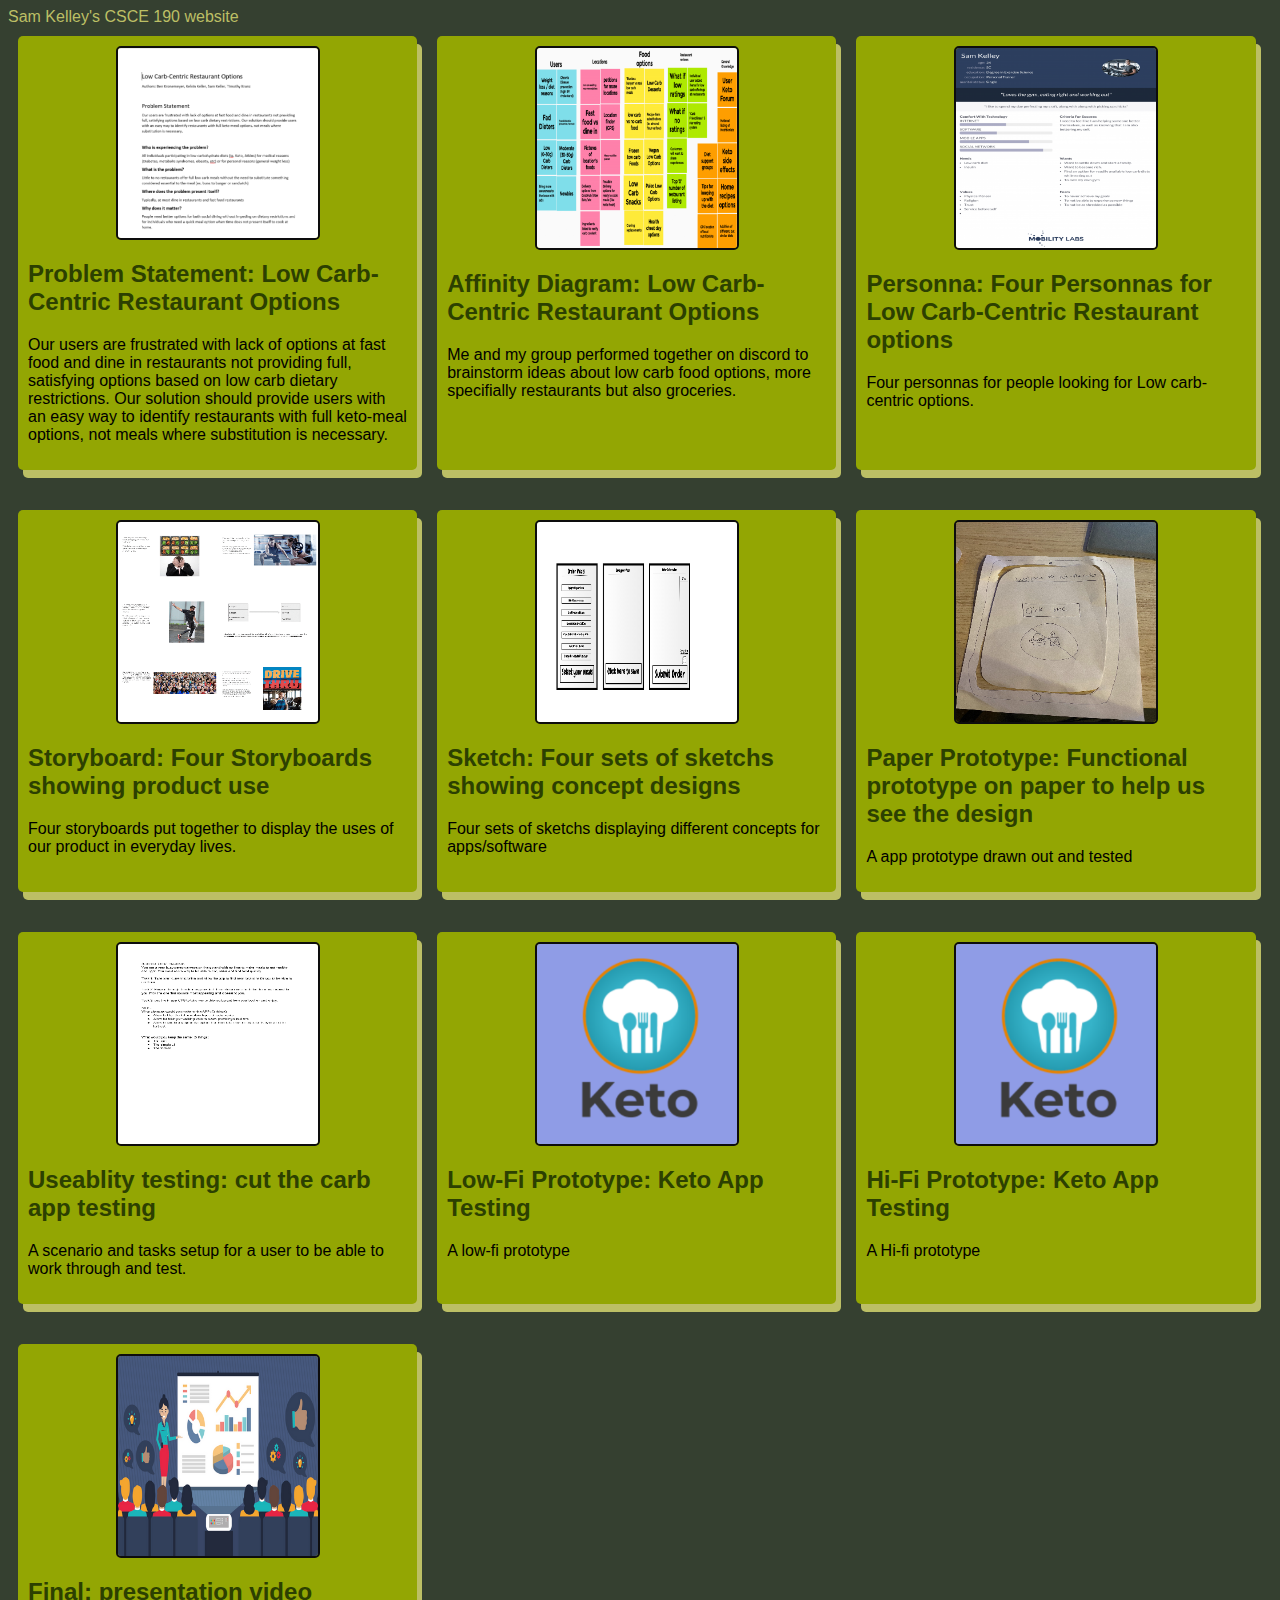
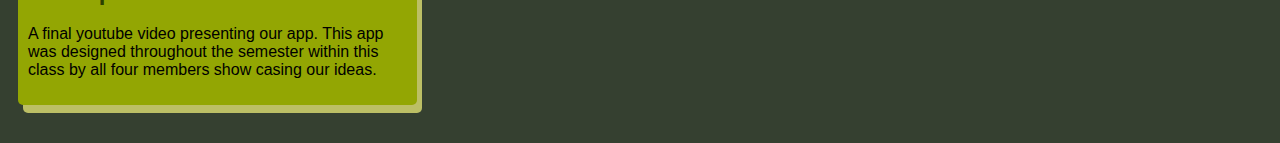
<file: index.html>
<!DOCTYPE html>
<html>
    <head>
        <title>CSCE 190: Sam Kelley</title>
        <link rel="stylesheet" href="styles.css">
    </head>
    
    <body>
        <hl>Sam Kelley's CSCE 190 website</hl>

        
        <div class="assignments">
                    <!-- problem statement assignment-->
                    <section class="assignment">
                        <a href="Files/Low Carb-Centric Restaurant Options.pdf"><img src="IMG/Problem statement ScreenShot.png"></a>
                        <section class="ass-details">
                            <a href="Files/Low Carb-Centric Restaurant Options.pdf"><h2>Problem Statement: Low Carb-Centric Restaurant Options </h2></a>
                            <p>Our users are frustrated with lack of options at fast food and dine in restaurants not providing full, satisfying options based on low carb dietary restrictions. Our solution should provide users with an easy way to identify restaurants with full keto-meal options, not meals where substitution is necessary.

                            </p>
                        

                        </section>
                    </section>

                    <!-- affinity board assignment -->
                    <section class="assignment">
                        <a href="Files/affinityboard.pdf"><img src="IMG/affinityboard.png"></a>
                        <section class="ass-details">
                            <a href="Files/affinityboard.pdf"><h2>Affinity Diagram: Low Carb-Centric Restaurant Options </h2></a>
                            <p>
                                Me and my group performed together on discord to brainstorm ideas about low carb food options, more specifially restaurants but also groceries.

                            </p>
                            

                        </section>
                    </section>

                    <!-- Personna Assignment -->
                    <section class="assignment">
                        <a href="Files/teamkiwipers.pdf"><img src="IMG/Persona.png"></a>
                        <section class="ass-details">
                            <a href="Files/teamkiwipers.pdf"><h2>Personna: Four Personnas for Low Carb-Centric Restaurant options</h2></a>
                            <p>
                                Four personnas for people looking for Low carb-centric options.

                            </p>
                            

                        </section>
                    </section>

                    <!-- StoryBoard Assignment -->
                    <section class="assignment">
                        <a href="Files/Sam_First.pdf"><img src="IMG/storyboard_resized.png"></a>
                        <section class="ass-details">
                            <a href="files/Sam_First.pdf"><h2>Storyboard: Four Storyboards showing product use</h2></a>
                            <p>
                                Four storyboards put together to display the uses of our product in everyday lives.

                            </p>
                            

                        </section>
                    </section>

            <!-- Sketching Assignment -->
            <section class="assignment">
                <a href="Files/combineAPP.pdf"><img src="IMG/Appresized.png"></a>
                <section class="ass-details">
                    <a href="files/combineAPP.pdf"><h2>Sketch: Four sets of sketchs showing concept designs</h2></a>
                    <p>
                        Four sets of sketchs displaying different concepts for apps/software

                    </p>
                    

                </section>
            </section>

            <!-- Paper Prototype Assignment -->
            <section class="assignment">
                <a href="https://youtu.be/nkBhaPEpl8I"><img src="IMG/paperproto-resized.png"></a>
                <section class="ass-details">
                    <a href="https://youtu.be/nkBhaPEpl8I"><h2>Paper Prototype: Functional prototype on paper to help us see the design</h2></a>
                    <p>
                        A app prototype drawn out and tested

                    </p>
                    

                </section>
            </section>

             <!-- User Testing Assignment -->
             <section class="assignment">
                <a href="Files/Scenario_.pdf"><img src="IMG/Scenario-resize.png"></a>
                <section class="ass-details">
                    <a href="Files/Scenario_.pdf"><h2>Useablity testing: cut the carb app testing</h2></a>
                    <p>
                        A scenario and tasks setup for a user to be able to work through and test.

                    </p>
                    

                </section>
            </section>
            

              <!-- Low-Fi Prototype -->
              <section class="assignment">
                <a href="Files/Low-fi/frame.html"><img src="IMG/keto.png"></a>
                <section class="ass-details">
                    <a href="Files/Low-fi/frame.html"><h2>Low-Fi Prototype: Keto App Testing</h2></a>
                    <p>
                        A low-fi prototype

                    </p>
                    

                </section>
            </section>
            
             <!-- H-Fi Prototype -->
              <section class="assignment">
                <a href="Files/keto-html-hifi/frame.html"><img src="IMG/keto.png"></a>
                <section class="ass-details">
                    <a href="Files/keto-html-hifi/frame.html"><h2>Hi-Fi Prototype: Keto App Testing</h2></a>
                    <p>
                        A Hi-fi prototype

                    </p>
                    

                </section>
            </section>
             
            
             <!-- Presentation -->
            <section class="assignment">
                <a href="https://youtu.be/v0Y-UjjIVmk"><img src="IMG/present.png"></a>
                <section class="ass-details">
                    <a href="https://youtu.be/v0Y-UjjIVmk"><h2>Final: presentation video</h2></a>
                    <p>
                        A final youtube video presenting our app. This app was designed throughout the semester within this class by all four members show casing our ideas.

                    </p>
                    

                </section>
            </section>
    </body>
</html>
</file>
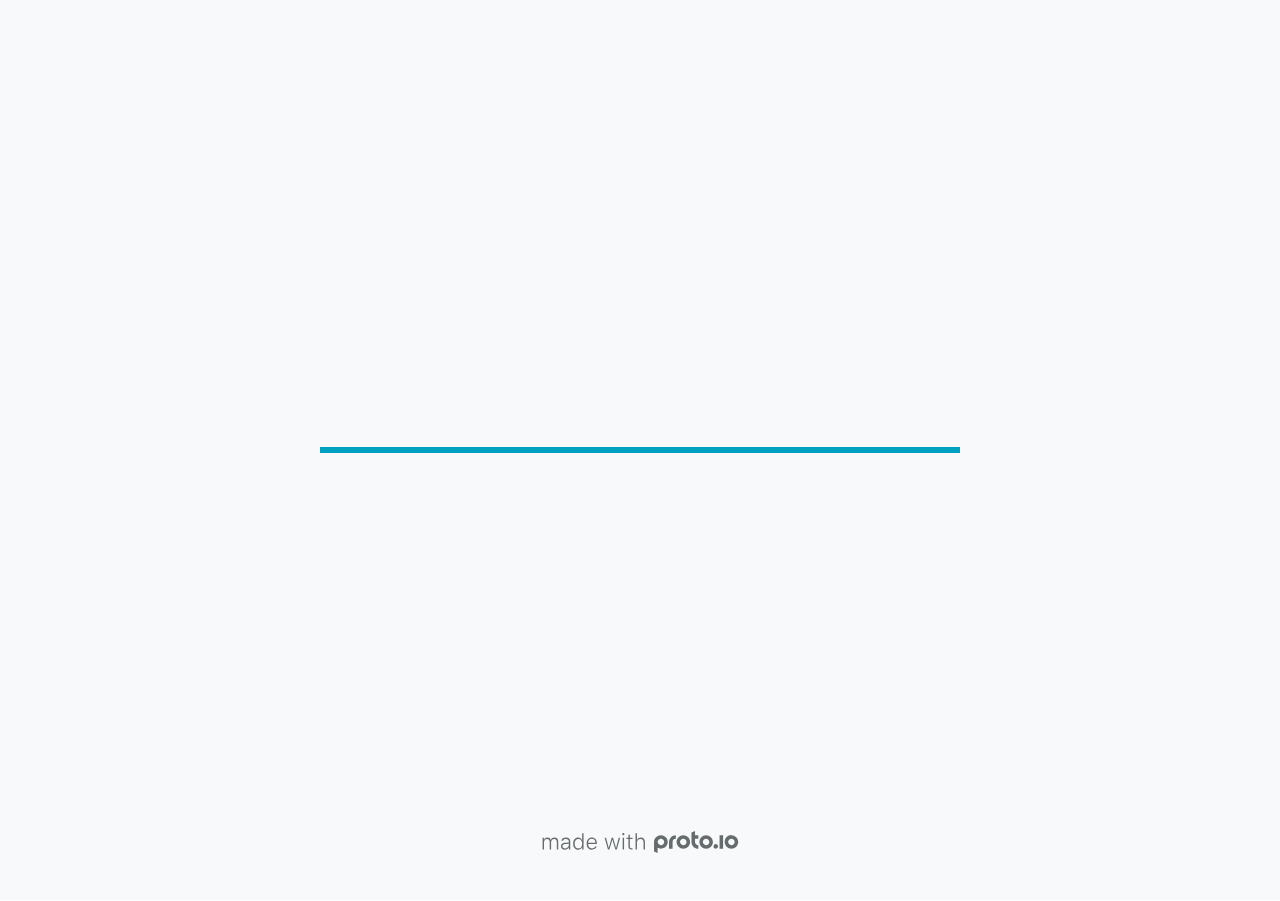
<file: Files/keto-html-hifi/index.html>
<!DOCTYPE HTML>
	<head>

		<meta charset="utf-8">

		<title>keto - Proto.io</title>

		
			<meta name="HandheldFriendly" content="True">
			<meta name="MobileOptimized" content="428"> 

			
			
			
			<meta name="viewport" content="minimum-scale=1.00, maximum-scale=1.00, initial-scale=1.00, user-scalable=no, shrink-to-fit=no" />

			
				<meta name="apple-mobile-web-app-capable" content="yes" />
				<meta name="apple-mobile-web-app-status-bar-style" content="black-translucent" />
			

			<meta name="format-detection" content="telephone=no">


			

            
            <link rel="icon" sizes="192x192" href="./assets/branding/android-icon-hires.png">
            <link rel="icon" sizes="128x128" href="./assets/branding/android-icon.png">

            
            <link href="./assets/branding/apple-touch-icon-retina180.png" sizes="180x180" rel="apple-touch-icon">

            
            <link href="./assets/branding/apple-touch-icon-retina.png" sizes="114x114" rel="apple-touch-icon">

            
            <link href="./assets/branding/apple-touch-icon.png" sizes="57x57" rel="apple-touch-icon">

            
            <link href="./assets/branding/startup.png" media="(device-width: 320px)" rel="apple-touch-startup-image">

            
            <link href="./assets/branding/startup-retina.png" media="(device-width: 320px) and (device-height: 480px) and (-webkit-device-pixel-ratio: 2)" rel="apple-touch-startup-image">

            
            <link href="./assets/branding/startup-568.png" media="(device-width: 320px) and (device-height: 568px) and (-webkit-device-pixel-ratio: 2)" rel="apple-touch-startup-image">

            
            <link href="./assets/branding/startup-retina-6.png" media="(device-width: 375px) and (device-height: 667px) and (orientation: portrait) and (-webkit-device-pixel-ratio: 2)" rel="apple-touch-startup-image">

            
            <link href="./assets/branding/startup-retina-6plus.png" media="(device-width: 414px) and (device-height: 736px) and (orientation: portrait) and (-webkit-device-pixel-ratio: 3)" rel="apple-touch-startup-image">

            
            <link href="./assets/branding/startup-retina-6plus-landscape.png" media="(device-width: 414px) and (device-height: 736px) and (orientation: landscape) and (-webkit-device-pixel-ratio: 3)" rel="apple-touch-startup-image">

            
            <link href="./assets/branding/startup-ipad.png" media="(device-width: 768px) and (orientation: portrait)" rel="apple-touch-startup-image">

            
            <link href="./assets/branding/startup-ipad-landscape.png" media="(device-width: 768px) and (orientation: landscape)" rel="apple-touch-startup-image">

            
            <link href="./assets/branding/startup-ipad-retina.png" media="(device-width: 768px) and (orientation: portrait) and (-webkit-device-pixel-ratio: 2)" rel="apple-touch-startup-image">

            
            <link href="./assets/branding/startup-ipad-landscape-retina.png" media="(device-width: 768px) and (orientation: landscape) and (-webkit-device-pixel-ratio: 2)" rel="apple-touch-startup-image">

            
            <link href="./assets/branding/startup-ipad-pro.png" media="(device-width: 1024px) and (orientation: portrait) and (-webkit-device-pixel-ratio: 2)" rel="apple-touch-startup-image">

            
            <link href="./assets/branding/startup-ipad-pro-landscape.png" media="(device-width: 1024px) and (orientation: landscape) and (-webkit-device-pixel-ratio: 2)" rel="apple-touch-startup-image">

			<meta http-equiv="cleartype" content="on"> 


			 
		    <script type="text/javascript" src="./scripts/plugins/jquery/jquery.js"></script>

			
				<link rel="stylesheet" href="./stylesheets/player-export.css" />
				<script type="text/javascript" src="./scripts/player-export.js"></script>
			

			
			<script type="text/javascript" src="./libraries/common/components.js"></script> 
			<link type="text/css" rel="Stylesheet" href="./libraries/common/components.1.00.css" /> 

			
					<script type="text/javascript" src="./libraries/ios7/components.js"></script> 
					<link type="text/css" rel="Stylesheet" href="./libraries/ios7/components.1.00.css" /> 
				
					<script type="text/javascript" src="./libraries/ios9/components.js"></script> 
					<link type="text/css" rel="Stylesheet" href="./libraries/ios9/components.1.00.css" /> 
				
				<script type="text/javascript" src="./data/data.js"></script> 
			

		<style>
			body { width: 428px; height: 926px; }
			.landscape, .landscape .prx-page { min-height: 428px; }
			.portrait, .portrait .prx-page { min-height: 926px; }
		</style>

		<script type="text/javascript">

			prx.ver = '6.6.60.0';
			prx.url.account = 'https://timothykranz.proto.io';
			prx.url.staticassets = 'https://gal.proto.io';
			prx.url.devices = 'https://dteyv52hbg2at.cloudfront.net/devices';
			prx.url.static = 'https://dteyv52hbg2at.cloudfront.net';
			prx.url.siteurl = 'proto.io';
			prx.url.crossmsg = 'https://timothykranz.proto.io';

			prx.nodejsassetsserver = {};
			prx.nodejsassetsserver.host = ".proto.io";
			prx.nodejsassetsserver.subdomainprefix = "https://at";
			prx.nodejsassetsserver.maxsubdomains = "20";

			prx.device_library = 'ios9';
			prx.devices[prx.device] = {
				name: prx.device
				,defaultOrientation: 'portrait'
				,portrait_applies: 1 //new
				,portrait: [428,926]
				,landscape_applies: 1 //new
				,landscape: [926,428]
				,allow_orientation_change: 1 //new
				,statusbar_skin: 'default' // new
				,statusbarheightportrait: 0
				,statusbarheightlandscape: 0
				,navigationbar_skin: 'default' //new
				,navigationbarheightportrait: 0
				,navigationbarheightlandscape: 0
				,normalportrait: [428,926]
				,normallandscape: [926,428]
				,device_s3bucket: 'f61fe0f1-78bb-412f-8138-bc9e0e3f3534'
				,dpr: '1.00'
				,deviceType: "iphonex"
                ,showiPhoneXNotch: true
                ,hasCustomSkinNotch: false
				,appleWatchRoundedCorners: false
				,scrollType: "default"
				,initialscale: 1.00
				,targetdensitydpi: "device-dpi"
			}

			prx.projectsettings.id = '1e6cc7ed-1bfa-45ba-8c0d-3c8ea3b70b3a';
			prx.projectsettings.s3b = 'timothykranz-1099279-proto';
			prx.projectsettings.account = 'timothykranz';
			prx.projectsettings.statusbar = '0'; 
			prx.projectsettings.statusbarapplies = '0';
			prx.projectsettings.navigationbar = '0';
			prx.projectsettings.navigationbarapplies = '0';
			prx.projectsettings.initialpageid = -1;
			
			
			prx.projectsettings.flashactions = 1;
			prx.projectsettings.gatrackingcode = '';

			prx.export2html = '1' == true;
			prx.mobPlayer = 0;

			prx.user.country = 'US';

			prx.s3Links = []; 
			var sLinkedAssets = [];
			

			prx.csrf_token = '440FAEAD62657223FCF01DFF1D864F5CF45100A2EBC0C1A8F5FFC2553DCFBE59';

            

            
                            prx.assetsAccessToken = "eyJ0eXAiOiJKV1QiLCJhbGciOiJIUzI1NiJ9.eyJkIjp7InVpZCI6Ii0xIiwicHJvamVjdF9pZCI6IjFlNmNjN2VkLTFiZmEtNDViYS04YzBkLTNjOGVhM2I3MGIzYSJ9LCJ2IjowLCJleHAiOjE2MDYyNzcwMTksImlhdCI6MTYwNjA5NzAxOX0.kQv97gw7UK1xb5QPJg1CSJYYQlKjcwQNWXSmeyp_Ipg";

			prx.iniPlayer.iniPreLoad();

		</script>
	</head>

	

			<body class="player device-cursor-touch mobile-device-true " " id="mbd" >

				
					<div id='iphoneX-notch-player'>
						<span class="iphoneX-notch-corners"></span>
					</div>
				
				<div id="window-wrapper">
					<div id="dragarea"></div>
					<div id="statusbar"></div>
					<div id="underlay" style=""></div>

					<div class="prx-page" data-role="page" id="p-1" data-id="1"></div>
					
								<div class="prx-page" data-role="page" id="p-2" data-id="2"></div>
							
								<div class="prx-page" data-role="page" id="p-3" data-id="3"></div>
							
								<div class="prx-page" data-role="page" id="p-4" data-id="4"></div>
							
								<div class="prx-page" data-role="page" id="p-6" data-id="6"></div>
							
								<div class="prx-page" data-role="page" id="p-8" data-id="8"></div>
							
								<div class="prx-page" data-role="page" id="p-9" data-id="9"></div>
							
								<div class="prx-page" data-role="page" id="p-10" data-id="10"></div>
							
								<div class="prx-page" data-role="page" id="p-11" data-id="11"></div>
							
					<div id="navigationbar"></div>
					<div id="overlay"></div>
					<div id="trash"></div>
					<div id="quick-audios"></div>
				</div>

				 
			<div id="loader-wrapper">
				
				<div class="progress">
					<div class="progress-bar"></div>
				</div>
				<div id="poweredby"></div>
			</div>
			


			</body>
		

</html>
</file>
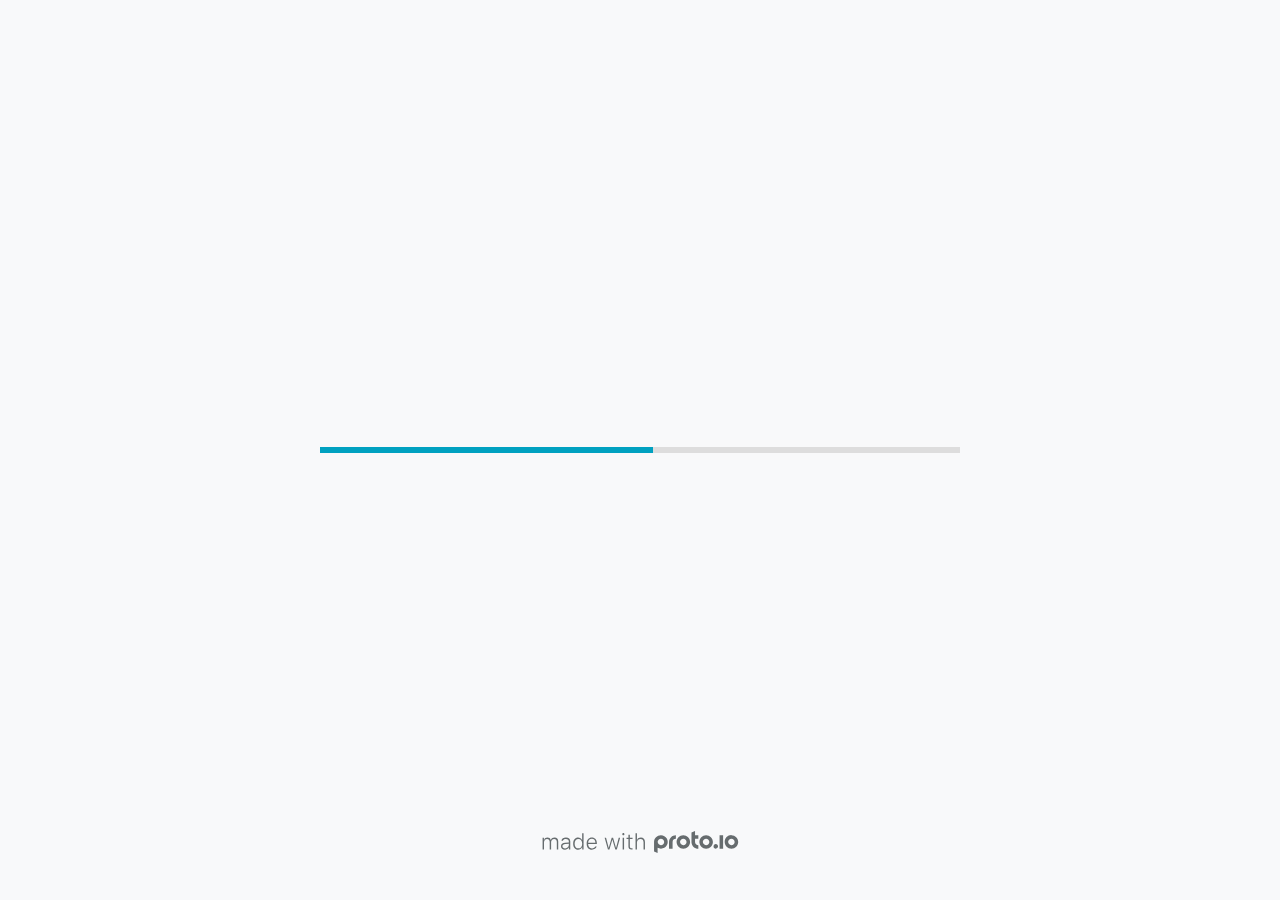
<file: Files/Low-fi/index.html>
<!DOCTYPE HTML>
	<head>

		<meta charset="utf-8">

		<title>Keto - Proto.io</title>

		
			<meta name="HandheldFriendly" content="True">
			<meta name="MobileOptimized" content="414"> 

			
			
			
			<meta name="viewport" content="minimum-scale=1.00, maximum-scale=1.00, initial-scale=1.00, user-scalable=no, shrink-to-fit=no" />

			
				<meta name="apple-mobile-web-app-capable" content="yes" />
				<meta name="apple-mobile-web-app-status-bar-style" content="black-translucent" />
			

			<meta name="format-detection" content="telephone=no">


			

            
            <link rel="icon" sizes="192x192" href="./assets/branding/android-icon-hires.png">
            <link rel="icon" sizes="128x128" href="./assets/branding/android-icon.png">

            
            <link href="./assets/branding/apple-touch-icon-retina180.png" sizes="180x180" rel="apple-touch-icon">

            
            <link href="./assets/branding/apple-touch-icon-retina.png" sizes="114x114" rel="apple-touch-icon">

            
            <link href="./assets/branding/apple-touch-icon.png" sizes="57x57" rel="apple-touch-icon">

            
            <link href="./assets/branding/startup.png" media="(device-width: 320px)" rel="apple-touch-startup-image">

            
            <link href="./assets/branding/startup-retina.png" media="(device-width: 320px) and (device-height: 480px) and (-webkit-device-pixel-ratio: 2)" rel="apple-touch-startup-image">

            
            <link href="./assets/branding/startup-568.png" media="(device-width: 320px) and (device-height: 568px) and (-webkit-device-pixel-ratio: 2)" rel="apple-touch-startup-image">

            
            <link href="./assets/branding/startup-retina-6.png" media="(device-width: 375px) and (device-height: 667px) and (orientation: portrait) and (-webkit-device-pixel-ratio: 2)" rel="apple-touch-startup-image">

            
            <link href="./assets/branding/startup-retina-6plus.png" media="(device-width: 414px) and (device-height: 736px) and (orientation: portrait) and (-webkit-device-pixel-ratio: 3)" rel="apple-touch-startup-image">

            
            <link href="./assets/branding/startup-retina-6plus-landscape.png" media="(device-width: 414px) and (device-height: 736px) and (orientation: landscape) and (-webkit-device-pixel-ratio: 3)" rel="apple-touch-startup-image">

            
            <link href="./assets/branding/startup-ipad.png" media="(device-width: 768px) and (orientation: portrait)" rel="apple-touch-startup-image">

            
            <link href="./assets/branding/startup-ipad-landscape.png" media="(device-width: 768px) and (orientation: landscape)" rel="apple-touch-startup-image">

            
            <link href="./assets/branding/startup-ipad-retina.png" media="(device-width: 768px) and (orientation: portrait) and (-webkit-device-pixel-ratio: 2)" rel="apple-touch-startup-image">

            
            <link href="./assets/branding/startup-ipad-landscape-retina.png" media="(device-width: 768px) and (orientation: landscape) and (-webkit-device-pixel-ratio: 2)" rel="apple-touch-startup-image">

            
            <link href="./assets/branding/startup-ipad-pro.png" media="(device-width: 1024px) and (orientation: portrait) and (-webkit-device-pixel-ratio: 2)" rel="apple-touch-startup-image">

            
            <link href="./assets/branding/startup-ipad-pro-landscape.png" media="(device-width: 1024px) and (orientation: landscape) and (-webkit-device-pixel-ratio: 2)" rel="apple-touch-startup-image">

			<meta http-equiv="cleartype" content="on"> 


			 
		    <script type="text/javascript" src="./scripts/plugins/jquery/jquery.js"></script>

			
				<link rel="stylesheet" href="./stylesheets/player-export.css" />
				<script type="text/javascript" src="./scripts/player-export.js"></script>
			

			
			<script type="text/javascript" src="./libraries/common/components.js"></script> 
			<link type="text/css" rel="Stylesheet" href="./libraries/common/components.1.00.css" /> 

			
					<script type="text/javascript" src="./libraries/ios7/components.js"></script> 
					<link type="text/css" rel="Stylesheet" href="./libraries/ios7/components.1.00.css" /> 
				
					<script type="text/javascript" src="./libraries/ios9/components.js"></script> 
					<link type="text/css" rel="Stylesheet" href="./libraries/ios9/components.1.00.css" /> 
				
				<script type="text/javascript" src="./data/data.js"></script> 
			<script type="text/javascript" src="./webkitmask/maskimages.js"></script> 

		<style>
			body { width: 414px; height: 896px; }
			.landscape, .landscape .prx-page { min-height: 414px; }
			.portrait, .portrait .prx-page { min-height: 896px; }
		</style>

		<script type="text/javascript">

			prx.ver = '6.6.59.0';
			prx.url.account = 'https://benjaminkronemeyer.proto.io';
			prx.url.staticassets = 'https://gal.proto.io';
			prx.url.devices = 'https://dteyv52hbg2at.cloudfront.net/devices';
			prx.url.static = 'https://dteyv52hbg2at.cloudfront.net';
			prx.url.siteurl = 'proto.io';
			prx.url.crossmsg = 'https://benjaminkronemeyer.proto.io';

			prx.nodejsassetsserver = {};
			prx.nodejsassetsserver.host = ".proto.io";
			prx.nodejsassetsserver.subdomainprefix = "https://at";
			prx.nodejsassetsserver.maxsubdomains = "20";

			prx.device_library = 'ios9';
			prx.devices[prx.device] = {
				name: prx.device
				,defaultOrientation: 'portrait'
				,portrait_applies: 1 //new
				,portrait: [414,896]
				,landscape_applies: 1 //new
				,landscape: [896,414]
				,allow_orientation_change: 1 //new
				,statusbar_skin: 'default' // new
				,statusbarheightportrait: 0
				,statusbarheightlandscape: 0
				,navigationbar_skin: 'default' //new
				,navigationbarheightportrait: 0
				,navigationbarheightlandscape: 0
				,normalportrait: [414,896]
				,normallandscape: [896,414]
				,device_s3bucket: '6a9e70ba-0e0c-41f6-ab20-45aaf591e647'
				,dpr: '1.00'
				,deviceType: "iphonex"
                ,showiPhoneXNotch: true
                ,hasCustomSkinNotch: false
				,appleWatchRoundedCorners: false
				,scrollType: "default"
				,initialscale: 1.00
				,targetdensitydpi: "device-dpi"
			}

			prx.projectsettings.id = '878209f9-d920-4c0d-908c-618b4ce93b60';
			prx.projectsettings.s3b = 'benjaminkronemeyer-1089375-proto';
			prx.projectsettings.account = 'benjaminkronemeyer';
			prx.projectsettings.statusbar = '0'; 
			prx.projectsettings.statusbarapplies = '0';
			prx.projectsettings.navigationbar = '0';
			prx.projectsettings.navigationbarapplies = '0';
			prx.projectsettings.initialpageid = -1;
			
			
			prx.projectsettings.flashactions = 1;
			prx.projectsettings.gatrackingcode = '';

			prx.export2html = '1' == true;
			prx.mobPlayer = 0;

			prx.user.country = 'US';

			prx.s3Links = []; 
			var sLinkedAssets = [];
			

			prx.csrf_token = 'B3C8ED3072B1B976E934A413D0CC892D2488CE9CC5B932057D916E7479C5C2CB';

            

            
                            prx.assetsAccessToken = "eyJ0eXAiOiJKV1QiLCJhbGciOiJIUzI1NiJ9.eyJkIjp7InVpZCI6Ii0xIiwicHJvamVjdF9pZCI6Ijg3ODIwOWY5LWQ5MjAtNGMwZC05MDhjLTYxOGI0Y2U5M2I2MCJ9LCJ2IjowLCJleHAiOjE2MDUwNDgyODEsImlhdCI6MTYwNDg2ODI4MX0.6lyD9cHeewwxbIfA8z9wpyKh9Kh6eR7Khmt18h0K8W8";

			prx.iniPlayer.iniPreLoad();

		</script>
	</head>

	

			<body class="player device-cursor-touch mobile-device-true " " id="mbd" >

				
					<div id='iphoneX-notch-player'>
						<span class="iphoneX-notch-corners"></span>
					</div>
				
				<div id="window-wrapper">
					<div id="dragarea"></div>
					<div id="statusbar"></div>
					<div id="underlay" style=""></div>

					<div class="prx-page" data-role="page" id="p-1" data-id="1"></div>
					
								<div class="prx-page" data-role="page" id="p-5" data-id="5"></div>
							
								<div class="prx-page" data-role="page" id="p-6" data-id="6"></div>
							
								<div class="prx-page" data-role="page" id="p-7" data-id="7"></div>
							
								<div class="prx-page" data-role="page" id="p-8" data-id="8"></div>
							
					<div id="navigationbar"></div>
					<div id="overlay"></div>
					<div id="trash"></div>
					<div id="quick-audios"></div>
				</div>

				 
			<div id="loader-wrapper">
				
				<div class="progress">
					<div class="progress-bar"></div>
				</div>
				<div id="poweredby"></div>
			</div>
			


			</body>
		

</html>
</file>
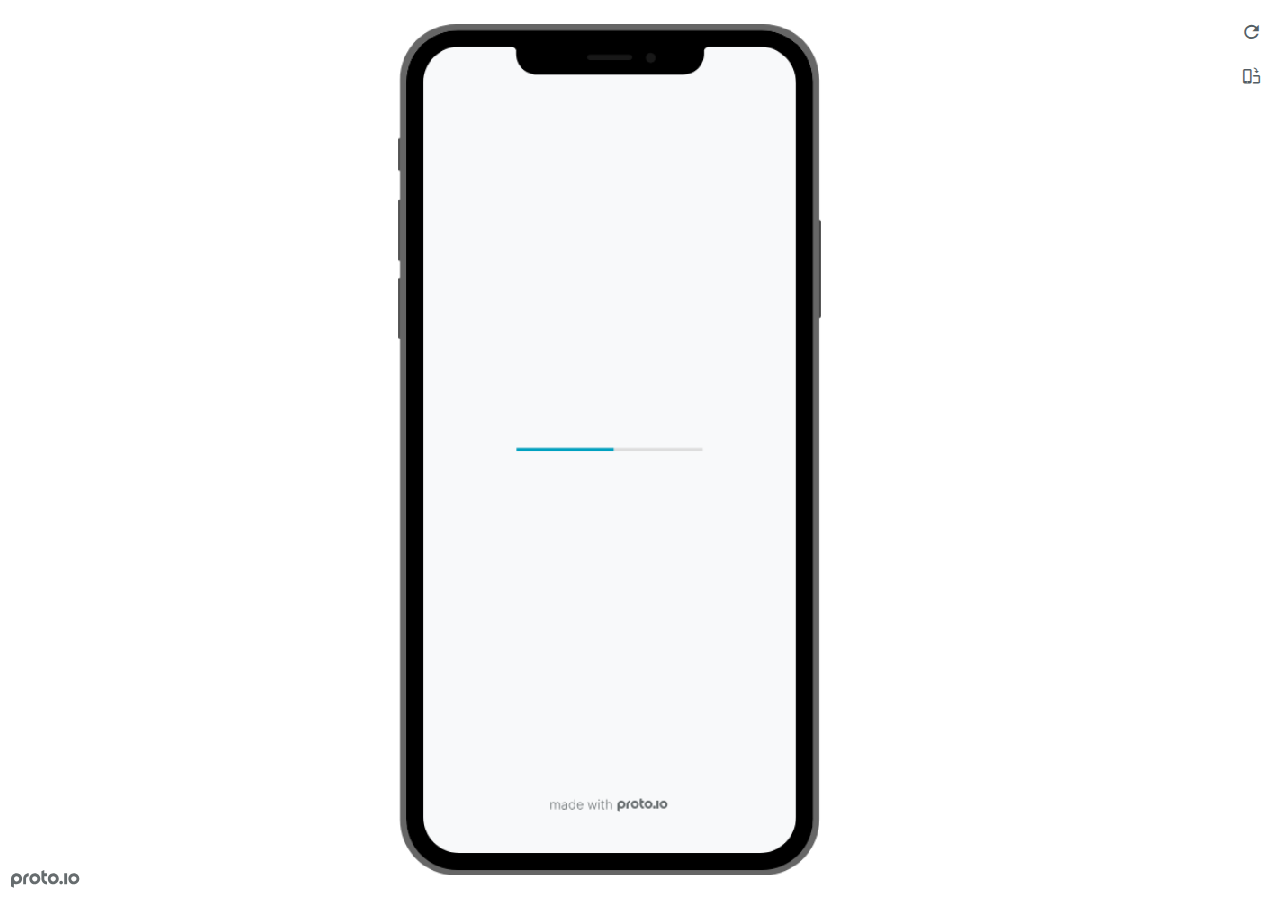
<file: Files/Low-fi/frame.html>
<!DOCTYPE HTML>
    <head>
    <meta charset="utf-8">

    <title>Keto - Proto.io player</title>

    

			<link type="text/css" rel="stylesheet" href="./stylesheets/preview-export-min.css">
			<script type="text/javascript" src="./scripts/preview-export-min.js"></script>

		

    <script type="text/javascript">
        var prx = window.prx || {};
        prx.orientation = 'portrait';
        prx.orientations = {};
        prx.orientations.portrait = 1;
        prx.orientations.landscape = 1;
        prx.project = {};
        prx.project.id = '878209f9-d920-4c0d-908c-618b4ce93b60';
        prx.project.title = 'Keto';
        prx.project.version = 0;
        prx.project.livepreview = 0;
        prx.project.account = "benjaminkronemeyer";
        prx.activePage = {};
        prx.usercountry = "us";
        
            prx.user = false;
        
        prx.skin = 'apple-phone-iphoneX-1';
        prx.ver = '6.6.59.0';
        //prx.flashactions = 1;
		prx.flashactions = 1; //we are not using the DB value anymore

        prx.nodejsassetsserver = {};
        prx.nodejsassetsserver.host = ".proto.io";
        prx.nodejsassetsserver.subdomainprefix = "https://at";
        prx.nodejsassetsserver.maxsubdomains = "20";
        prx.account = "benjaminkronemeyer";
        prx.browserShowScreenshots = 'true';
        prx.url.crossmsg = 'https://benjaminkronemeyer.proto.io';
        prx.playerUrl = 'https://benjaminkronemeyer.proto.io/player/';
        prx.spaces = false;
        prx.csrf_token = 'AA1CABB839E847F908505210BD759E22F66280DE88237721D3A6111378725793';

        
    </script>

    

</head>


<body style="background-color:#FFFFFF">

    

    <div class="page-sidebar">
        
        <div class="sidebar-action-buttons">

            
                <span class="header-action-button player-icon-reload embed-icon-reload" id="refresh-preview">
                    <span class="tooltip">Refresh preview</span>
                </span>
                
                    <span  class="header-action-button player-icon-rotate embed-icon-rotate" id="change-orientation">
                        <span class="tooltip">Change orientation</span>
                    </span>
                

        </div>

    </div>

    <div id="maincontent" class="portrait">

        <div id="shortcut-pressed-outer">
            <div id="shortcut-pressed"></div>
        </div>
        

			<div class="frame_generic">
				
				<div class="body_generic skin_apple-phone-iphoneX-1 skin-wrapper skin-os-apple skin-device-phone skin-model-iphoneX skin-size-1 skin-color-black skin-orientation-portrait skin-dimensions-414-896">

					<div class="buttons top"></div>
					<div class="detail-top"></div>
					<div class="web-search"></div>
					<div class="buttons left"></div>

					<div class="body_generic_inner">
						
						<iframe id="pio-playerframe" src="index.html" scrolling="NO" style="width: 414px; height: 896px;" webkitAllowFullScreen mozallowfullscreen allowFullScreen allowvr allow="autoplay"></iframe>
						
                                <script type="text/javascript">
                                    // remove parameter from address bar immediately if no changes
                                    let url = new URL(window.location.href);
                                    url.searchParams.delete('hc');
									url.searchParams.delete('ap');
                                    window.history.replaceState({}, document.title, url.toString());
                                </script>
                            
					</div>

					<div class="buttons right"></div>
					<div class="detail-bottom"></div>
				</div>
				
			</div>
		
    </div>

    

    
            <div id="branding"></div>
        
</body>


<script type="text/javascript">
    
</script>
</html>
</file>
<file: styles.css>
body {
    background: #354030;
    font-family:Arial, Helvetica, sans-serif;
}

.assignments {
    display:flex;
    flex-wrap:wrap;
}

.assignment {
    width: 30%;
    padding:10px;
    margin:10px;
    margin-bottom: 30px;
    background: #93A603;
    border-radius:5px;
    box-shadow: 5px 8px #BCBF65;
}

.assignment img {
    width:200px;
    border: 2px solid #0D0D0D;
    margin-right: 20px;
    border-radius:5px;
    display:block;
    margin:auto;
}

hl {
    color: #BCBF65;
    text-align:center;
}

a {
    text-decoration:none;
    color: #2C4001;
}

.assignment a:hover{
    color:lightgreen;
}
</file>
<file: Files/keto-html-hifi/stylesheets/player-export.css>
/*!
 * 
 *                                                                       
 *                              ::;;;;                                   
 *    ::,,,,::    ::,,  ,,,,::::::11ii::,,::,,,,::      ::::,,::,,,,::   
 *  ,,111111ii,,::1111::111111ii::111111::111111ii,,    ii11,,ii111111,, 
 *  11ii::;;11;;ii11::iiii::;;11;;11ii::ii11::::11ii    ii11;;11;;::ii11 
 *  11;;  ::11ii11;;::11ii  ::11ii11ii,,iiii..  iiii    ii11;;11::  ;;11 
 *  1111;;ii11;;11;;,,ii11::ii11;;ii11;;;;11;;;;11;;;;;;ii11::11ii;;11ii 
 *  11111111;;::11;;  ::ii1111;;  ::ii11::ii1111ii::11ii;;11,,;;1111ii:: 
 *  11;;,,::  ,,::,,      ::,,        ::::  ::::    ,,,,::::    ::,,     
 *  ;;;;                                                                 
 *                                                                       
 *  Build: 11/11/2020, 10:54:08 AM
 */

/*!
 * Waves v0.5.5
 * http://fian.my.id/Waves
 *
 * Copyright 2014 Alfiana E. Sibuea and other contributors
 * Released under the MIT license
 * https://github.com/fians/Waves/blob/master/LICENSE
 */.mask-inner{position:relative;background-size:100% 100%;background-repeat:no-repeat}.mask-inner .mask-inner{transform:none!important}.mask-border .mborder,.mask-filter{height:100%;width:100%}.mask-border .mborder{border:1px solid hsla(0,0%,100%,.8);position:absolute;pointer-events:none}.mask-border .area-border{border:1px solid #00a1c0;left:0;top:0;position:absolute;transform-origin:0 0;box-sizing:border-box}.mask-border .mask-radius{width:100%;height:100%;overflow:hidden;position:absolute}.mask-border .mask-radius .mask-radius-border{position:relative;width:100%;height:100%;border:1px solid hsla(0,0%,100%,.8)}.mask-border.hide-handles .prx-resizable-handle{opacity:0;pointer-events:none!important}.mask-border.hide-handles .area-border{border:1px dashed #b4bcbf}.mask-wrapper{overflow:hidden;height:100%;pointer-events:none}.mask-wrapper.borderPos-inside{box-sizing:border-box}.mask-wrapper.borderPos-outside{width:100%;height:100%}.mask-wrapper.borderPos-outside .mask-inner{box-sizing:content-box}.mask-edit-mode-handles{pointer-events:none}.mask-edit-mode-handles.hide-handles .prx-resizable-handle,.mask-edit-mode-handles.hide-handles .prx-rotate-handle{opacity:0;pointer-events:none!important}.mask-edit-mode-handles.hide-handles .xborder{border-color:#b4bcbf!important}abbr,address,article,aside,audio,b,blockquote,body,caption,cite,code,dd,del,dfn,div,dl,dt,em,fieldset,figure,footer,form,h1,h2,h3,h4,h5,h6,header,hgroup,html,i,iframe,img,ins,kbd,label,legend,li,mark,menu,nav,object,ol,p,pre,q,samp,section,small,span,strong,sub,sup,table,tbody,td,tfoot,th,thead,time,tr,ul,var,video{margin:0;padding:0;border:0;outline:0;font-size:100%;background:transparent}article,aside,details,figcaption,figure,footer,header,hgroup,nav,section{display:block}audio,canvas,video{display:inline-block;*display:inline;*zoom:1}[hidden],audio:not([controls]){display:none}html{font-size:100%;-webkit-text-size-adjust:100%;-ms-text-size-adjust:100%}body{margin:0;font-size:13px}body,button,input,select,textarea{font-family:sans-serif;color:#222}a{color:#00e}a:visited{color:#551a8b}a:hover{color:#06e}a:focus{outline:thin dotted}a:active,a:hover{outline:0}abbr[title]{border-bottom:1px dotted}b,strong{font-weight:700}blockquote{margin:1em 40px}dfn{font-style:italic}hr{display:block;height:1px;border:0;border-top:1px solid #ccc;margin:1em 0;padding:0}ins{background:#ff9;text-decoration:none}ins,mark{color:#000}mark{background:#ff0;font-style:italic;font-weight:700}code,kbd,pre,samp{font-family:monospace,serif;_font-family:courier new,monospace;font-size:1em}pre{white-space:pre;white-space:pre-wrap;word-wrap:break-word}q{quotes:none}q:after,q:before{content:"";content:none}small{font-size:85%}sub,sup{font-size:75%;line-height:0;position:relative;vertical-align:baseline}sup{top:-.5em}sub{bottom:-.25em}ol,ul{margin:1em 0;padding:0 0 0 40px}dd{margin:0 0 0 40px}nav ol,nav ul{list-style:none;list-style-image:none;margin:0;padding:0}img{border:0;-ms-interpolation-mode:bicubic}svg:not(:root){overflow:hidden}figure,form{margin:0}fieldset{margin:0}fieldset,legend{border:0;padding:0}legend{*margin-left:-7px}button,input,select,textarea{font-size:100%;margin:0;vertical-align:baseline;*vertical-align:middle}button,input{line-height:normal;*overflow:visible}table button,table input{*overflow:auto}[role=button],button,input[type=button],input[type=reset],input[type=submit]{-webkit-appearance:button}input[type=checkbox],input[type=radio]{box-sizing:border-box;padding:0}input[type=search]{-webkit-appearance:textfield;-moz-box-sizing:content-box;-webkit-box-sizing:content-box;box-sizing:content-box}input[type=search]::-webkit-search-decoration{-webkit-appearance:none}button::-moz-focus-inner{border:0;padding:0}textarea{overflow:auto;vertical-align:top;resize:vertical}input:invalid,textarea:invalid{background-color:#f0dddd}table{border-collapse:collapse;border-spacing:0}td{vertical-align:top}.nocallout{-webkit-touch-callout:none}textarea[contenteditable]{-webkit-appearance:none}.gifhidden{position:absolute;left:-100%}.ir{display:block;border:0;text-indent:-999em;overflow:hidden;background-color:transparent;background-repeat:no-repeat;text-align:left;direction:ltr}.ir br{display:none}.hidden{display:none!important;visibility:hidden}.visuallyhidden{border:0;clip:rect(0 0 0 0);height:1px;margin:-1px;overflow:hidden;padding:0;position:absolute;width:1px}.visuallyhidden.focusable:active,.visuallyhidden.focusable:focus{clip:auto;height:auto;margin:0;overflow:visible;position:static;width:auto}.invisible{visibility:hidden}.clearfix:after,.clearfix:before{content:"";display:table}.clearfix:after{clear:both}.clearfix{*zoom:1}@media print{*{background:transparent!important;color:#000!important;text-shadow:none!important;filter:none!important;-ms-filter:none!important}a,a:visited{text-decoration:underline}a[href]:after{content:" (" attr(href) ")"}abbr[title]:after{content:" (" attr(title) ")"}.ir a:after,a[href^="#"]:after,a[href^="javascript:"]:after{content:""}blockquote,pre{border:1px solid #999;page-break-inside:avoid}thead{display:table-header-group}img,tr{page-break-inside:avoid}img{max-width:100%!important}@page{margin:.5cm}h2,h3,p{orphans:3;widows:3}h2,h3{page-break-after:avoid}}#eval-iframe{display:none}body{-webkit-appearance:none;-webkit-box-flex:1;-webkit-touch-callout:none;-webkit-tap-highlight-color:rgba(0,0,0,0)}*{-webkit-user-select:none;-khtml-user-select:none;-moz-user-select:-moz-none;-o-user-select:none;user-select:none}input,textarea{-webkit-user-select:text;-khtml-user-select:text;-moz-user-select:text;-o-user-select:text;user-select:text}#dragarea{font-family:Helvetica,Arial,sans-serif;text-align:left}.text{height:95%;overflow:auto}.wrap{overflow:hidden}.pos,.spos{position:absolute}.action-highlight{position:absolute;top:0;left:0;height:100%;width:100%;background:rgba(255,255,0,.5);background:rgba(64,208,255,.3);opacity:0;pointer-events:none;-webkit-transition:opacity .2s ease-in;transition:opacity .2s ease-in;border:2px solid #40c8f4;padding:3px;box-sizing:border-box}.action-highlight-simple-visible,.action-highlight-visible{opacity:1}#appModeNote{background-color:#333;border-top:5px solid #000;bottom:0;color:#f0f0f0;display:none;font-family:helvetica;left:0;padding:10px 0;position:fixed;text-align:center;width:100%}#appModeNote em{display:block;font-size:20px;font-weight:700;line-height:26px}#appModeNote span{display:block;font-size:14px;line-height:20px}.hidden{display:none}.prx-page.loadedFrom{display:block}.prx-page.loadedTo{z-index:999999}.prx-page.loadedTo-1{z-index:10000000}.prx-page.loadedTo-2{z-index:10000001}.prx-page.loadedTo-3{z-index:10000002}.prx-page.loadedTo-4{z-index:10000003}.prx-page.loadedTo-5{z-index:10000004}.prx-page.loadedTo-6{z-index:10000005}.prx-page.loadedTo-7{z-index:10000006}.prx-page.loadedTo-8{z-index:10000007}.prx-page.loadedTo-9{z-index:10000008}.prx-page.loadedTo-10{z-index:10000009}.prx-page.loadedTo-11{z-index:10000010}.prx-page.loadedTo-12{z-index:10000011}.prx-page.loadedTo-13{z-index:10000012}.prx-page.loadedTo-14{z-index:10000013}.prx-page.loadedTo-15{z-index:10000014}.prx-page.loadedTo-16{z-index:10000015}.prx-page.loadedTo-17{z-index:10000016}.prx-page.loadedTo-18{z-index:10000017}.prx-page.loadedTo-19{z-index:10000018}.prx-page.loadedTo-20{z-index:10000019}.prx-page.loadedTo-21{z-index:10000020}.prx-page.loadedTo-22{z-index:10000021}.prx-page.loadedTo-23{z-index:10000022}.prx-page.loadedTo-24{z-index:10000023}.prx-page.loadedTo-25{z-index:10000024}.prx-page.loadedTo-26{z-index:10000025}.prx-page.loadedTo-27{z-index:10000026}.prx-page.loadedTo-28{z-index:10000027}.prx-page.loadedTo-29{z-index:10000028}.prx-page.loadedTo-30{z-index:10000029}#navigationbar,#statusbar{background:transparent 0 0;display:block;width:100%;border:0;top:0;position:fixed;z-index:1}#loader-wrapper{background:#f8f9fa;height:100%;left:0;position:fixed;top:0;width:100%;z-index:99999;font-size:11px}#loader-wrapper .progress{position:absolute;top:50%;left:50%;transform:translate(-50%,-50%);-ms-transform:translate(-50%,-50%);-webkit-transform:translate(-50%,-50%);width:50%;height:4px;background-color:#ddd}#loader-wrapper .progress-bar{position:relative;width:0;height:4px;-webkit-transition:.4s linear;-moz-transition:.4s linear;-o-transition:.4s linear;transition:.4s linear;-webkit-transition-property:width,background-color;-moz-transition-property:width,background-color;-o-transition-property:width,background-color;transition-property:width,background-color}#loader-wrapper .progress-bar:before,.progress-bar:after{content:"";position:absolute;top:0;left:0;right:0}#loader-wrapper .progress-bar:before{bottom:0;background-color:#ddd}#loader-wrapper .progress-bar:after{z-index:2;bottom:0;background:#00a1c0}#loader-wrapper #app-icon{position:absolute;top:50%;left:50%;transform:translate(-50%,-150%);-ms-transform:translate(-50%,-150%);-webkit-transform:translate(-50%,-150%);width:114px;height:114px}#loader-wrapper #poweredby{position:absolute;bottom:5%;left:50%;transform:translate(-50%);-ms-transform:translate(-50%);-webkit-transform:translate(-50%);width:100%;height:16px;background-image:url(/images/player/player-logo.svg);background-repeat:no-repeat;background-position:top;background-size:auto 200%;z-index:99999}body{-moz-transition:opacity .3s linear;-o-transition:opacity .3s linear;-webkit-transition:opacity .3s linear;transition:opacity .3s linear}.reloading{background:#fff!important;opacity:0}@media (min-width:481px) and (max-width:1079px){#loader-wrapper .progress,#loader-wrapper .progress-bar{height:4px}}@media (min-width:1080px){#loader-wrapper #poweredby{height:24px}#loader-wrapper .progress,#loader-wrapper .progress-bar{height:6px}}@media (width:1280px) and (height:768px){#loader-wrapper .progress,#loader-wrapper .progress-bar{height:2px}}.pointer-events-none{pointer-events:none!important}body .prx-page{-webkit-trans1form:translate3d(0,0,0)}.prx-page .type-symbol .box{-w1ebkit-transform:translateZ(0)}html{background:transparent}body{background:#fff;overflow:hidden}body.mobile-device-true *{-webkit-text-size-adjust:100%}body.mobile-device-false *{-webkit-text-size-adjust:initial}#window-wrapper{width:100%;height:100%;overflow:hidden;position:relative}#dragarea{background:transparent;display:none}#overlay,#quick-audios,#trash,#underlay{position:absolute;top:0;left:0}#quick-audios,#trash{display:none}.visible{display:block!important}.iScrollHorizontalScrollbar,.iScrollVerticalScrollbar{z-index:auto!important}.overlay{position:fixed;left:0;right:0;bottom:0;top:0}.ui-mobile-viewport-transitioning,.ui-mobile-viewport-transitioning .prx-page{o1verflow:visible!important}.box[style*="z-index:0;"],.box[style*="z-index: 0;"]{z-index:auto!important}.box[data-mpoverlay="1"]{pos1ition:fixed}#temp-for-external-link{display:none}#dragarea,html{background:transparent!important}.hide{display:none!important}*{outline:none}.ghost-component,.ghost-component *,.ghost-component .box *{pointer-events:none!important}#statusbar{position:fixed!important}.prx-page{position:absolute;display:none}.prx-page.prx-page-active,.prx-page[class*=prx-page-transitioning-]{display:block}.prx-page[class*=prx-page-transitioning-]{overflow:hidden}.prx-page.prx-page-transitioning-overlay-in-source,.prx-page.prx-page-transitioning-overlay-out-target{overflow:visible}.prx-page.prx-page-below{z-index:10}.prx-page.prx-page-above{z-index:20}#overlay{z-index:30}.prx-page.prx-page-transition-flip,.prx-page.prx-page-transition-turn{-webkit-backface-visibility:hidden;-moz-backface-visibility:hidden;backface-visibility:hidden}.prx-page.prx-page-transition-turn{-webkit-transform:translateZ(0);-moz-transform:translateZ(0);-webkit-transform-origin:0 center;-moz-transform-origin:0 center;transform-origin:0 center;transform:translateZ(0)}.prx-page.prx-page-transition-flow:not(.prx-page-transition-flow-overlay),.prx-page.prx-page-transition-overlay-top{box-shadow:0 0 20px rgba(0,0,0,.4)}.prx-page-above.prx-page-transition-notificationInWatchOS{transition:background-color .45s ease-out}.prx-page-above.prx-page-transition-notificationInWatchOS.prx-page-transition-notificationInWatchOS-notification-in{background-color:transparent!important;transition:background-color 0s ease-out}.device-cursor-touch,.device-cursor-touch *{cursor:url(/images/player/touch-cursor-64.png) 32 32,default}.device-cursor-web,.device-cursor-web *{cursor:default}.device-cursor-web .delayedtap,.device-cursor-web .delayedtap *,.device-cursor-web .interaction-click,.device-cursor-web .interaction-click *,.device-cursor-web .interaction-tap,.device-cursor-web .interaction-tap *,.device-cursor-web .release,.device-cursor-web .release *,.device-cursor-web .touch,.device-cursor-web .touch *{cursor:pointer;cursor:hand}.device-cursor-web [data-component-type=text]{cursor:default}.device-cursor-web .move,.device-cursor-web .move *{cursor:move}.device-cursor-web input,.device-cursor-web textarea{cursor:text}.do-chrome-fix #window-wrapper{-webkit-perspective:1}.do-chrome-fix .pos{-webkit-backface-visibility:hidden;-webkit-transform:translateZ(0)}.do-chrome-fix *{-w1ebkit-transform:translateZ(0) scale(1) scaleX(1) skew(0deg,0deg) skewX(0deg) skewY(0deg) rotateX(0deg) rotateY(0deg) rotate(0deg)}.do-chrome-fix.dont-do-chrome-fix #window-wrapper{-webkit-perspective:none}.do-chrome-fix.dont-do-chrome-fix .pos{-webkit-backface-visibility:visible;-webkit-transform:none}.prx-page-transitioning:not(.prx-page-transitioning-overlay-in-source):not(.loadedFrom) [data-mpoverlay="1"]{display:none}#fps{position:fixed;z-index:9999;font-size:18px;top:20px;left:20px;background:rgba(0,0,0,.8);border-radius:6px;color:#fff;padding:3px 10px}#fps,.cbutton{pointer-events:none}.cbutton{position:absolute;display:inline-block;padding:0;border:none;background:none;color:#286aab;font-size:1.4em;overflow:visible;-webkit-transition:color .7s;transition:color .7s;-webkit-tap-highlight-color:rgba(0,0,0,0)}.cbutton.cbutton--click,.cbutton:focus{outline:none;color:#3c8ddc}.cbutton:after{position:absolute;width:100%;height:100%;border-radius:50%;content:"";opacity:0;pointer-events:none}.cbutton--effect-jelena:after{border:3px solid hsla(0,0%,82.7%,.7)}.cbutton--effect-jelena.cbutton--click:after{-webkit-animation:anim-effect-jelena .3s ease-out forwards;animation:anim-effect-jelena .3s ease-out forwards}@-webkit-keyframes anim-effect-jelena{0%{opacity:1;-webkit-transform:scale3d(.6,.6,1);transform:scale3d(.6,.6,1)}to{opacity:0;-webkit-transform:scale3d(1.2,1.2,1);transform:scale3d(1.2,1.2,1)}}@keyframes anim-effect-jelena{0%{opacity:1;-webkit-transform:scale3d(.5,.5,1);transform:scale3d(.5,.5,1)}to{opacity:0;-webkit-transform:scale3d(1.2,1.2,1);transform:scale3d(1.2,1.2,1)}}.cbutton--effect-sanja:after{background:hsla(0,0%,75.3%,.3)}.cbutton--effect-sanja.cbutton--click:after{-webkit-animation:anim-effect-sanja 1s ease-out forwards;animation:anim-effect-sanja 1s ease-out forwards}@-webkit-keyframes anim-effect-sanja{0%{opacity:1;-webkit-transform:scale3d(.5,.5,1);transform:scale3d(.5,.5,1)}25%{opacity:1;-webkit-transform:scaleX(1);transform:scaleX(1)}to{opacity:0;-webkit-transform:scaleX(1);transform:scaleX(1)}}@keyframes anim-effect-sanja{0%{opacity:1;-webkit-transform:scale3d(.5,.5,1);transform:scale3d(.5,.5,1)}25%{opacity:1;-webkit-transform:scaleX(1);transform:scaleX(1)}to{opacity:0;-webkit-transform:scaleX(1);transform:scaleX(1)}}#log{position:fixed;z-index:9999;font-size:24px;top:20px;right:20px;pointer-events:none}.watchOSscrollbars .iScrollVerticalScrollbar{position:fixed!important;width:12px!important;background-color:hsla(0,0%,100%,.3)!important;border-radius:8px!important;z-index:99999!important}.watchOSscrollbars .iScrollIndicator{background:#fff!important;border-radius:8px!important;left:2px!important;width:8px!important}.applewatch-rounded-corners{-webkit-clip-path:inset(0 0 0 0 round 63px);clip-path:inset(0 0 0 0 round 63px)}.group-action-prediv{position:absolute}.player .type-symbol.type-symbol-transparent .group-action-prediv{pointer-events:auto}.initialise-hidden-container{display:block!important;visibility:hidden!important}.a-enter-vr{height:0!important}.fullscreen-vr .prx-page{transform:none!important;position:fixed!important}

/*!
 * Waves v0.5.5
 * http://fian.my.id/Waves
 *
 * Copyright 2014 Alfiana E. Sibuea and other contributors
 * Released under the MIT license
 * https://github.com/fians/Waves/blob/master/LICENSE
 */.waves-effect{position:relative;overflow:hidden}.waves-effect.box{position:absolute}.waves-effect .waves-ripple{position:absolute;border-radius:50%;width:100px;height:100px;margin-top:-50px;margin-left:-50px;opacity:0;background-color:rgba(0,0,0,.2);pointer-events:none}.waves-effect.waves-light .waves-ripple{background-color:hsla(0,0%,100%,.4)}.waves-button,.waves-circle{-webkit-mask-image:-webkit-radial-gradient(circle,#fff 100%,#000 0);mask-image:radial-gradient(circle,#fff 100%,#000 0)}.waves-button,.waves-button-input,.waves-button:hover,.waves-button:link,.waves-button:visited{white-space:nowrap;vertical-align:middle;cursor:pointer;border:none;outline:none;color:inherit;background-color:transparent;font-size:14px;text-align:center;text-decoration:none;z-index:1}.waves-button{padding:10px 15px;border-radius:2px}.waves-button-input{margin:0;padding:10px 15px}.waves-input-wrapper{border-radius:2px;vertical-align:bottom}.waves-input-wrapper.waves-button{padding:0}.waves-input-wrapper .waves-button-input{position:relative;top:0;left:0;z-index:1}.waves-block{display:block}a.waves-effect .waves-ripple{z-index:-1}#loader-wrapper #poweredby{background-image:url(../images/player/player-logo.svg)!important}.device-cursor-touch,.device-cursor-touch *{cursor:url(../images/player/touch-cursor-64.png) 32 32,default!important}
</file>
<file: Files/keto-html-hifi/libraries/common/components.1.00.css>
.type-shapes .shape-wrapper{width:100%;height:100%;-moz-box-sizing:border-box;-webkit-box-sizing:border-box;box-sizing:border-box;background-clip:content-box}.type-shapes .shapes-text-container{position:absolute;top:0;left:0;right:0;display:table;width:100%;height:100%;text-align:center}.type-shapes .shapes-text-container>span{display:table-cell;vertical-align:middle}.type-shapes svg{overflow:visible}.player .type-symbol{overflow:hidden}.player .type-symbol.symbol-scroll{-webkit-perspective:1000}.player .type-symbol.type-symbol-transparent{pointer-events:none !important}.player .type-symbol.type-symbol-transparent .box{pointer-events:auto}.type-symbol.fullscreen{transform:none !important;width:100vw !important;height:100vh !important}.type-symbol>.type-symbol-hover-message,.type-symbol.ui-draggable-dragging:hover>.type-symbol-hover-message,.type-symbol.prx-resizable-resizing:hover>.type-symbol-hover-message{display:none;position:absolute;color:#fff;font-family:Helvetica, Arial, sans-serif !important;background:rgba(0,0,0,0.7);top:50%;left:50%;text-align:center;position:absolute;pointer-events:none;width:70px;height:30px;line-height:15px;font-size:10px !important;border-radius:3px;margin:-20px 0 0 -40px;padding:5px}.type-symbol:hover>.type-symbol-hover-message{display:block}.type-vrsymbol.fullscreen{transform:none !important;width:100vw !important;height:100vh !important}.type-vrsymbol.fullscreen canvas{width:100vw !important;height:100vh !important}.type-vrsymbol>.type-vrsymbol-hover-message,.type-vrsymbol.ui-draggable-dragging:hover>.type-vrsymbol-hover-message,.type-vrsymbol.prx-resizable-resizing:hover>.type-vrsymbol-hover-message{display:none;position:absolute;color:#fff;font-family:Helvetica, Arial, sans-serif !important;background:rgba(0,0,0,0.7);top:50%;left:50%;text-align:center;position:absolute;pointer-events:none;width:70px;height:30px;line-height:15px;font-size:10px !important;border-radius:3px;margin:-20px 0 0 -40px;padding:5px}.type-vrsymbol:hover>.type-vrsymbol-hover-message{display:block}.type-text.v2-text .text-contents{o1verflow:hidden;width:100%;height:100%}.type-text.v2-text.box [data-editableProperty]{word-wrap:break-word !important}.type-text .autoresize{white-space:nowrap}.player .type-text .autoResize-true{white-space:nowrap}.type-richtext p{margin:0;line-height:normal}.type-rectangle .inner-rec{position:absolute;width:100%;height:100%;-moz-box-sizing:border-box;-webkit-box-sizing:border-box;box-sizing:border-box;background-clip:content-box}.type-rectangle .shapes-image-background{top:0;left:0;width:100%;height:100%;position:absolute;background-position:center;background-repeat:no-repeat}.type-rectangle[data-shape-type="oval"] .shapes-image-background{border-radius:50%}.type-rectangle .shapes-text-container{display:table;width:100%;height:100%;text-align:center}.type-rectangle .shapes-text-container>span{display:table-cell;vertical-align:middle}.type-horizontalline .inner{width:100%;height:0}.type-verticalline .inner{width:0;height:100%}.type-actionarea .inner-rec{width:100%;height:100%}.type-actionarea .inner-rec div{width:100%;height:100%;background:#40C8F4;opacity:0.4;-moz-box-sizing:border-box;-webkit-box-sizing:border-box;box-sizing:border-box}.type-actionarea .inner-rec div:before{content:" ";display:block;position:absolute;top:50%;left:50%;width:24px;height:24px;margin:-12px 0 0 -12px}.player .type-actionarea .inner-rec div{background:transparent}.player .type-actionarea .inner-rec div:before{background-image:none}.type-image,.type-image .type-image-wrapper{background:0 0 repeat;background-size:100% 100%;width:100%;height:100%;background-clip:content-box}.type-image .type-image-wrapper.type-image-svg{background:center center no-repeat;background-size:contain}.type-image .type-image-wrapper img{display:none}.player .type-image .type-image-wrapper.gif img{display:block !important;width:1px;height:1px;opacity:0.1}.type-image.type-image-repeater,.type-image.type-image-repeater .type-image-wrapper{background-size:auto}.type-image .image-inner{width:100%;height:100%}.type-image .image-inner.borderPos-inside .type-image-wrapper{box-sizing:border-box;background-origin:border-box}.type-image .image-inner.borderPos-outside{display:-webkit-box;display:-moz-box;display:-ms-flexbox;display:-webkit-flex;display:flex;-moz-flex-flow:row;-ms-flex-flow:row;-webkit-flex-flow:row;flex-flow:row;-moz-box-orient:horizontal;-ms-box-orient:horizontal;-webkit-box-orient:horizontal;box-orient:horizontal;-ms-align-items:center;-webkit-align-items:center;align-items:center;-ms-box-align:center;-webkit-box-align:center;box-align:center;-ms-flex-align:center;-webkit-flex-align:center;flex-align:center;-ms-justify-content:center;-webkit-justify-content:center;justify-content:center;-ms-box-pack:center;-webkit-box-pack:center;box-pack:center;-ms-flex-pack:center;-webkit-flex-pack:center;flex-pack:center}.type-image .image-inner.borderPos-outside .type-image-wrapper{-ms-flex-shrink:0;-webkit-flex-shrink:0;flex-shrink:0;box-sizing:content-box}.type-image>.type-image-hover-message,.type-image.ui-draggable-dragging:hover>.type-image-hover-message,.type-image.prx-resizable-resizing:hover>.type-image-hover-message{display:none;position:absolute;color:#fff;font-family:Helvetica, Arial, sans-serif !important;background:rgba(0,0,0,0.7);top:50%;left:50%;text-align:center;position:absolute;pointer-events:none;width:70px;height:30px;line-height:15px;font-size:10px !important;border-radius:3px;margin:-20px 0 0 -40px;padding:5px}.type-image:hover>.type-image-hover-message{display:block}.type-placeholder .bg{position:absolute;width:100%;height:100%;-moz-box-sizing:border-box;-webkit-box-sizing:border-box;box-sizing:border-box}.type-placeholder .diagonal{border:0px solid transparent;position:absolute;-moz-box-sizing:border-box;-webkit-box-sizing:border-box;box-sizing:border-box}.type-placeholder .diagonal1{-moz-transform-origin:0 0;-webkit-transform-origin:0 0;-o-transform-origin:0 0;transform-origin:0 0}.type-placeholder .diagonal2{-moz-transform-origin:right top;-webkit-transform-origin:right top;-o-transform-origin:right top;transform-origin:right top}.type-placeholder .contents{width:100%;height:100%;display:-webkit-box;display:-moz-box;display:-ms-flexbox;display:-webkit-flex;display:flex;-ms-justify-content:center;-webkit-justify-content:center;justify-content:center;-ms-box-pack:center;-webkit-box-pack:center;box-pack:center;-ms-flex-pack:center;-webkit-flex-pack:center;flex-pack:center;-ms-align-items:center;-webkit-align-items:center;align-items:center;-ms-box-align:center;-webkit-box-align:center;box-align:center;-ms-flex-align:center;-webkit-flex-align:center;flex-align:center}.type-placeholder .contents>span{display:inline-block}.type-placeholder .contents span[data-editableproperty]:empty{padding:0}.type-webview .webview-scroll-wrapper{width:100%;height:100%;-webkit-overflow-scrolling:touch;overflow:auto}.type-webview iframe{width:100%;height:100%;border:none}.type-html iframe{width:100%;height:100%;overflow:hidden;border:none}.type-animationtarget{position:relative}.type-animationtarget.type-animatiotarget-fixed-positioning{position:absolute}.type-animationtarget .animationtarget-circle{-moz-box-sizing:border-box;-webkit-box-sizing:border-box;box-sizing:border-box;width:0;height:0;position:absolute;top:0;left:0;border-radius:50%;display:none}.type-animationtarget .animationtarget-vertical{position:absolute;top:0}.type-animationtarget .animationtarget-horizontal{position:absolute;top:0%;left:0}.player .type-animationtarget{opacity:0 !important;pointer-events:none !important}.type-bannerad .bannerad-outer{display:table;height:100%;width:100%}.type-bannerad .bannerad-inner{display:table-cell;position:relative;text-align:center;vertical-align:middle;width:100%;background-size:100% 100%}.type-tooltip .tooltip-content-wrapper{width:100%;height:100%;position:relative}.type-tooltip .tooltip-content-wrapper .tooltip-outer{position:absolute;overflow:hidden}.type-tooltip .tooltip-content-wrapper .tooltip{position:absolute;-moz-transform:rotate(45deg);-webkit-transform:rotate(45deg);transform:rotate(45deg);filter:progid:DXImageTransform.Microsoft.Matrix(sizingMethod='auto expand', M11=0.7071067811865476, M12=-0.7071067811865475, M21=0.7071067811865475, M22=0.7071067811865476);-ms-filter:"progid:DXImageTransform.Microsoft.Matrix(SizingMethod='auto expand', M11=0.7071067811865476, M12=-0.7071067811865475, M21=0.7071067811865475, M22=0.7071067811865476)";-moz-box-sizing:border-box;-webkit-box-sizing:border-box;box-sizing:border-box}.type-tooltip .tooltip-content-wrapper .tooltip-content-outer{position:absolute;width:100%;height:100%;-moz-box-sizing:border-box;-webkit-box-sizing:border-box;box-sizing:border-box}.type-tooltip .tooltip-content-wrapper .tooltip-content{width:100%;height:100%;overflow:hidden;padding:10px;-moz-box-sizing:border-box;-webkit-box-sizing:border-box;box-sizing:border-box}.type-tooltip.verticalAlignCenter .tooltip-content{display:-webkit-box;display:-moz-box;display:-ms-flexbox;display:-webkit-flex;display:flex;-ms-box-align:center;-webkit-box-align:center;box-align:center;-ms-flex-align:center;-webkit-flex-align:center;flex-align:center;-ms-align-items:center;-webkit-align-items:center;align-items:center}.type-tooltip.verticalAlignCenter .tooltip-content .tooltip-text{width:100%}.type-vectoranimation .type-vectoranimation-wrapper{width:100%;height:100%}.type-vectoranimation .bodymovin,.type-vectoranimation .bodymovin-player{width:100%;height:100%}.type-vectoranimation .vector-inner{width:100%;height:100%}.type-vectoranimation .vector-inner.borderPos-inside .type-vectoranimation-wrapper{box-sizing:border-box;background-origin:border-box;overflow:hidden}.type-vectoranimation .vector-inner.borderPos-outside{display:-webkit-box;display:-moz-box;display:-ms-flexbox;display:-webkit-flex;display:flex;-moz-flex-flow:row;-ms-flex-flow:row;-webkit-flex-flow:row;flex-flow:row;-moz-box-orient:horizontal;-ms-box-orient:horizontal;-webkit-box-orient:horizontal;box-orient:horizontal;-ms-align-items:center;-webkit-align-items:center;align-items:center;-ms-box-align:center;-webkit-box-align:center;box-align:center;-ms-flex-align:center;-webkit-flex-align:center;flex-align:center;-ms-justify-content:center;-webkit-justify-content:center;justify-content:center;-ms-box-pack:center;-webkit-box-pack:center;box-pack:center;-ms-flex-pack:center;-webkit-flex-pack:center;flex-pack:center}.type-vectoranimation .vector-inner.borderPos-outside .type-vectoranimation-wrapper{-ms-flex-shrink:0;-webkit-flex-shrink:0;flex-shrink:0;box-sizing:content-box}.type-vectoranimation>.type-vectoranimation-hover-message,.type-vectoranimation.ui-draggable-dragging:hover>.type-vectoranimation-hover-message,.type-vectoranimation.prx-resizable-resizing:hover>.type-vectoranimation-hover-message{display:none;position:absolute;color:#fff;font-family:Helvetica, Arial, sans-serif !important;background:rgba(0,0,0,0.7);top:50%;left:50%;text-align:center;position:absolute;pointer-events:none;width:70px;height:45px;line-height:15px;font-size:10px !important;border-radius:3px;margin:-27px 0 0 -40px;padding:5px}.type-vectoranimation:hover>.type-vectoranimation-hover-message{display:block}.type-basic-tabbar ul{margin:0;padding:0;list-style:none;height:100%}.type-basic-tabbar ul li{margin:0;padding:0;float:left;text-align:center;height:100%;position:relative}.type-basic-tabbar ul li:first-child{border-left:0 none !important}.type-basic-tabbar ul li input{display:none}.type-basic-tabbar ul li label{width:100%;height:100%;display:block}.type-basic-tabbar ul li label .icon-wrapper{width:100%;height:100%;display:block}.type-basic-tabbar ul li label .icon{height:100%;background-position:center center;background-repeat:no-repeat;background-size:auto 60%;-webkit-mask-size:auto 60%;mask-size:auto 60%;-webkit-mask-repeat:no-repeat;mask-repeat:no-repeat;-webkit-mask-position:center center;mask-position:center center}.type-basic-tabbar.type-basic-tabbar-icon-top ul li label .icon{height:75%}.type-basic-tabbar.type-basic-tabbar-icon-top ul li label .caption{display:inline-block;width:100%;height:25%;float:left}.type-generic-onoffswitch input[type=checkbox]{display:none}.type-generic-onoffswitch label{display:block;overflow:hidden}.type-generic-onoffswitch .onoffswitch-inner{width:200%;margin-left:-100%;-moz-transition:margin 0.3s ease-in 0s;-webkit-transition:margin 0.3s ease-in 0s;-ms-transition:margin 0.3s ease-in 0s;-o-transition:margin 0.3s ease-in 0s;transition:margin 0.3s ease-in 0s}.type-generic-onoffswitch input:checked+label .onoffswitch-inner{margin-left:0}.type-generic-onoffswitch .onoffswitch-inner div{float:left;width:50%;color:white;font-family:Trebuchet, Arial, sans-serif;font-weight:bold;-moz-box-sizing:border-box;-webkit-box-sizing:border-box;-ms-box-sizing:border-box;-o-box-sizing:border-box;box-sizing:border-box}.type-generic-onoffswitch .onoffswitch-inner .active{background-color:#2FCCFF;color:#FFFFFF}.type-generic-onoffswitch .onoffswitch-inner .inactive{background-color:#EEEEEE;color:#999999;text-align:right}.type-generic-onoffswitch .onoffswitch-switch{background:#FFFFFF;position:absolute;top:0;bottom:0;-moz-transition:right 0.3s ease-in 0s;-webkit-transition:right 0.3s ease-in 0s;-ms-transition:right 0.3s ease-in 0s;-o-transition:right 0.3s ease-in 0s;transition:right 0.3s ease-in 0s}.type-generic-onoffswitch input:checked+label .onoffswitch-switch{right:0px !important}.type-datetime #background{box-sizing:border-box;margin:0;padding:0;height:100%;overflow:hidden;display:-webkit-box;display:-moz-box;display:-ms-flexbox;display:-webkit-flex;display:flex;-ms-justify-content:center;-webkit-justify-content:center;justify-content:center;-ms-box-pack:center;-webkit-box-pack:center;box-pack:center;-ms-flex-pack:center;-webkit-flex-pack:center;flex-pack:center;-ms-align-items:center;-webkit-align-items:center;align-items:center;-ms-box-align:center;-webkit-box-align:center;box-align:center;-ms-flex-align:center;-webkit-flex-align:center;flex-align:center}.type-datetime #datetime{width:100%}.type-basic-button .basic-button-inner{height:100%;width:100%;-moz-box-sizing:border-box;box-sizing:border-box;display:-webkit-box;display:-moz-box;display:-ms-flexbox;display:-webkit-flex;display:flex;-ms-box-pack:center;-webkit-box-pack:center;box-pack:center;-ms-flex-pack:center;-webkit-flex-pack:center;flex-pack:center;-ms-align-items:center;-webkit-align-items:center;align-items:center;-ms-box-align:center;-webkit-box-align:center;box-align:center;-ms-flex-align:center;-webkit-flex-align:center;flex-align:center;-moz-flex-flow:row;-ms-flex-flow:row;-webkit-flex-flow:row;flex-flow:row;-moz-box-orient:horizontal;-ms-box-orient:horizontal;-webkit-box-orient:horizontal;box-orient:horizontal;-ms-align-items:center;-webkit-align-items:center;align-items:center;-ms-box-align:center;-webkit-box-align:center;box-align:center;-ms-flex-align:center;-webkit-flex-align:center;flex-align:center}.type-basic-button .basic-button-icon{height:50%}.type-basic-button .basic-button-icon img{height:50%;vertical-align:middle}.type-basic-slider .slider-bar{position:absolute;top:50%;width:100%}.type-basic-slider .slider-bar-filled{height:100%}.type-basic-slider .slider-button{display:block;position:absolute;top:0;bottom:0}#iphoneX-notch-player{display:none}#iphoneX-notch,#iphoneX-notch-player{background:#000000;position:absolute;z-index:9999999;pointer-events:none}#iphoneX-notch:before,#iphoneX-notch:after,#iphoneX-notch-player:before,#iphoneX-notch-player:after{content:'';display:block;background-color:#191919;position:absolute}#iphoneX-notch:after,#iphoneX-notch-player:after{border-radius:50%}#iphoneX-notch.portrait,#iphoneX-notch.portrait-p,#iphoneX-notch-player.portrait,#iphoneX-notch-player.portrait-p{left:50%;transform:translateX(-50%)}#iphoneX-notch.portrait:before,#iphoneX-notch.portrait-p:before,#iphoneX-notch-player.portrait:before,#iphoneX-notch-player.portrait-p:before{left:50%;transform:translateX(-50%)}#iphoneX-notch.portrait-p,#iphoneX-notch-player.portrait-p{display:block !important}#iphoneX-notch.landscape,#iphoneX-notch.landscape-p,#iphoneX-notch-player.landscape,#iphoneX-notch-player.landscape-p{top:50%;left:0;transform:translateY(-50%)}#iphoneX-notch.landscape:before,#iphoneX-notch.landscape-p:before,#iphoneX-notch-player.landscape:before,#iphoneX-notch-player.landscape-p:before{top:50%;transform:translateY(-50%)}#iphoneX-notch.landscape .iphoneX-notch-corners:before,#iphoneX-notch.landscape .iphoneX-notch-corners:after,#iphoneX-notch.landscape-p .iphoneX-notch-corners:before,#iphoneX-notch.landscape-p .iphoneX-notch-corners:after,#iphoneX-notch-player.landscape .iphoneX-notch-corners:before,#iphoneX-notch-player.landscape .iphoneX-notch-corners:after,#iphoneX-notch-player.landscape-p .iphoneX-notch-corners:before,#iphoneX-notch-player.landscape-p .iphoneX-notch-corners:after{left:auto;top:auto;right:auto}#iphoneX-notch.landscape-p-minus90,#iphoneX-notch-player.landscape-p-minus90{display:block !important;top:50%;right:0 !important;transform:translateY(-50%) rotate(180deg) !important}#iphoneX-notch.landscape-p-minus90:before,#iphoneX-notch-player.landscape-p-minus90:before{top:50%;transform:translateY(-50%)}#iphoneX-notch.landscape-p-minus90 .iphoneX-notch-corners:before,#iphoneX-notch.landscape-p-minus90 .iphoneX-notch-corners:after,#iphoneX-notch-player.landscape-p-minus90 .iphoneX-notch-corners:before,#iphoneX-notch-player.landscape-p-minus90 .iphoneX-notch-corners:after{left:auto;top:auto;right:auto}#iphoneX-notch.landscape-p,#iphoneX-notch-player.landscape-p{display:block !important}#iphoneX-notch .iphoneX-notch-corners,#iphoneX-notch-player .iphoneX-notch-corners{width:100%;height:100%;display:block}#iphoneX-notch .iphoneX-notch-corners:before,#iphoneX-notch .iphoneX-notch-corners:after,#iphoneX-notch-player .iphoneX-notch-corners:before,#iphoneX-notch-player .iphoneX-notch-corners:after{content:" ";display:block;position:absolute;top:0;background-position:0 0;background-repeat:no-repeat}#dragarea,.timeline-dragarea{font-size:16px}.type-richtext{font-size:12px !important}.type-richtext .fr-element{font-size:12px !important;f1ont-family:'Arial,sans-serif'}.type-basic-button.generic .basic-button-inner{padding:0px 10px}.type-basic-button.generic .basic-button-icon,.type-basic-button.generic .basic-button-text{margin:0px 6px}.type-placeholder .bg{border:5px solid #999}.type-placeholder .diagonal1{left:2px}.type-placeholder .diagonal2{right:2px}.type-placeholder .contents>span{margin:0 1px}.type-placeholder .contents span[data-editableproperty]{padding:5px}.type-placeholder .contents span[data-editableproperty] textarea{margin-left:-5px}.type-animationtarget .animationtarget-circle{border:2px solid #09c}.type-animationtarget .animationtarget-vertical{border-left:2px solid #09c;height:24px;margin-top:-4px}.type-animationtarget .animationtarget-horizontal{border-top:2px solid #09c;width:24px;margin-left:-4px}.type-tooltip .tooltip-content-wrapper .tooltip{width:40px;height:40px}.type-tooltip .tooltip-content-wrapper .tooltip-content{padding:10px}.type-basic-tabbar.type-basic-tabbar-icon-top ul li label .caption{margin-top:-5px}.type-generic-onoffswitch label{border:2px solid #999;border-radius:20px}.type-generic-onoffswitch .onoffswitch-inner div{padding:0px 10px;line-height:30px}.type-generic-onoffswitch .onoffswitch-switch{width:32px;border:2px solid #999;border-radius:20px;right:56px;margin:-1px}#iphoneX-notch:before,#iphoneX-notch-player:before{border-radius:6px}#iphoneX-notch:after,#iphoneX-notch-player:after{width:11px;height:11px}#iphoneX-notch.portrait,#iphoneX-notch.portrait-p,#iphoneX-notch-player.portrait,#iphoneX-notch-player.portrait-p{width:210px;height:30px;border-radius:0 0 22px 22px}#iphoneX-notch.portrait:before,#iphoneX-notch.portrait-p:before,#iphoneX-notch-player.portrait:before,#iphoneX-notch-player.portrait-p:before{width:50px;height:6px;top:6px}#iphoneX-notch.portrait:after,#iphoneX-notch.portrait-p:after,#iphoneX-notch-player.portrait:after,#iphoneX-notch-player.portrait-p:after{top:4px;right:54px}#iphoneX-notch.landscape,#iphoneX-notch.landscape-p,#iphoneX-notch.landscape-p-minus90,#iphoneX-notch-player.landscape,#iphoneX-notch-player.landscape-p,#iphoneX-notch-player.landscape-p-minus90{width:30px;height:210px;border-radius:0 22px 22px 0}#iphoneX-notch.landscape:before,#iphoneX-notch.landscape-p:before,#iphoneX-notch.landscape-p-minus90:before,#iphoneX-notch-player.landscape:before,#iphoneX-notch-player.landscape-p:before,#iphoneX-notch-player.landscape-p-minus90:before{width:6px;height:50px;left:6px}#iphoneX-notch.landscape:after,#iphoneX-notch.landscape-p:after,#iphoneX-notch.landscape-p-minus90:after,#iphoneX-notch-player.landscape:after,#iphoneX-notch-player.landscape-p:after,#iphoneX-notch-player.landscape-p-minus90:after{left:4px;top:54px}#iphoneX-notch .iphoneX-notch-corners,#iphoneX-notch-player .iphoneX-notch-corners{width:100%;height:100%}#iphoneX-notch .iphoneX-notch-corners:before,#iphoneX-notch .iphoneX-notch-corners:after,#iphoneX-notch-player .iphoneX-notch-corners:before,#iphoneX-notch-player .iphoneX-notch-corners:after{width:6px;height:6px}#iphoneX-notch .iphoneX-notch-corners:before,#iphoneX-notch-player .iphoneX-notch-corners:before{left:-6px;background-image:radial-gradient(circle at 0 100%, transparent 6px, #000 7px)}#iphoneX-notch .iphoneX-notch-corners:after,#iphoneX-notch-player .iphoneX-notch-corners:after{right:-6px;background-image:radial-gradient(circle at 100% 100%, transparent 6px, #000 7px)}#iphoneX-notch.landscape .iphoneX-notch-corners:before,#iphoneX-notch.landscape-p .iphoneX-notch-corners:before,#iphoneX-notch-player.landscape .iphoneX-notch-corners:before,#iphoneX-notch-player.landscape-p .iphoneX-notch-corners:before{top:-6px;background-image:radial-gradient(circle at 100% 0, transparent 6px, #000 7px)}#iphoneX-notch.landscape .iphoneX-notch-corners:after,#iphoneX-notch.landscape-p .iphoneX-notch-corners:after,#iphoneX-notch-player.landscape .iphoneX-notch-corners:after,#iphoneX-notch-player.landscape-p .iphoneX-notch-corners:after{bottom:-6px;background-image:radial-gradient(circle at 100% 100%, transparent 6px, #000 7px)}a-scene.round-corners-device .a-enter-vr{margin-right:10px}.type-basic-segmentedcontrol .icon{margin:5px}
</file>
<file: Files/keto-html-hifi/libraries/ios7/components.1.00.css>
.type-ios7-navbar .ios7-navbar-inner{width:100%;height:100%;-moz-box-sizing:border-box;box-sizing:border-box;background-clip:padding-box}.type-ios7-navbar .ios7-navbar-title{display:-webkit-box;display:-moz-box;display:-ms-flexbox;display:-webkit-flex;display:flex;-ms-justify-content:center;-webkit-justify-content:center;justify-content:center;-ms-box-pack:center;-webkit-box-pack:center;box-pack:center;-ms-flex-pack:center;-webkit-flex-pack:center;flex-pack:center;-ms-align-items:center;-webkit-align-items:center;align-items:center;-ms-box-align:center;-webkit-box-align:center;box-align:center;-ms-flex-align:center;-webkit-flex-align:center;flex-align:center;text-align:center;height:100%}.type-ios7-navbar .ios7-navbar-button{display:-webkit-box;display:-moz-box;display:-ms-flexbox;display:-webkit-flex;display:flex;-ms-align-items:center;-webkit-align-items:center;align-items:center;-ms-box-align:center;-webkit-box-align:center;box-align:center;-ms-flex-align:center;-webkit-flex-align:center;flex-align:center;height:100%}.type-ios7-navbar .ios7-navbar-button-left{position:absolute;top:0;-ms-justify-content:flex-start;-webkit-justify-content:flex-start;justify-content:flex-start;-ms-box-pack:start;-webkit-box-pack:start;box-pack:start;-ms-flex-pack:start;-webkit-flex-pack:start;flex-pack:start}.type-ios7-navbar .ios7-navbar-button-right{position:absolute;top:0;-ms-justify-content:flex-end;-webkit-justify-content:flex-end;justify-content:flex-end;-ms-box-pack:end;-webkit-box-pack:end;box-pack:end;-ms-flex-pack:end;-webkit-flex-pack:end;flex-pack:end}.type-ios7-navbar .ios7-navbar-button-icon{height:50%}.type-ios7-toolbar .ios7-toolbar-inner{height:100%;-moz-box-sizing:border-box;box-sizing:border-box;display:-webkit-box;-webkit-box-orient:horizontal;display:-webkit-flexbox;display:-ms-flexbox;display:-webkit-flex;display:flex}.type-ios7-toolbar .ios7-toolbar-button{position:relative;height:100%;float:left;background:no-repeat center center;background-size:auto 50%;-webkit-box-flex:1;-webkit-flex-grow:1;-ms-flex-grow:1;flex-grow:1;-webkit-flex-basis:1px;-ms-flex-basis:1px;flex-basis:1px}.type-ios7-statusbar .ios7-statusbar-inner{width:100%;height:100%;display:-webkit-box;-webkit-box-orient:horizontal;-webkit-box-pack:center;-webkit-box-align:center;display:-webkit-flexbox;display:-ms-flexbox;display:-webkit-flex;display:flex;-ms-justify-content:center;-webkit-justify-content:center;justify-content:center;-webkit-flex-align:center;-ms-flex-align:center;-webkit-align-items:center;align-items:center;position:relative}.type-ios7-statusbar .ios7-statusbar-signal{-webkit-box-flex:1;-webkit-flex-grow:1;-ms-flex-grow:1;flex-grow:1;-webkit-flex-basis:1px;-ms-flex-basis:1px;flex-basis:1px}.type-ios7-statusbar .ios7-statusbar-signal-dot{border-radius:50%;float:left}.type-ios7-statusbar .ios7-statusbar-signal-dot-empty{background-color:transparent !important}.type-ios7-statusbar .ios7-statusbar-provider{float:left;height:100%}.type-ios7-statusbar .ios7-statusbar-time{font-family:HelveticaNeue-Medium,Helvetica,Verdana,Arial,sans-serif;-webkit-box-flex:0;-webkit-flex-grow:0;-ms-flex-grow:0;flex-grow:0;text-align:center}.type-ios7-statusbar .ios7-statusbar-battery-life{-webkit-box-flex:1;-webkit-flex-grow:1;-ms-flex-grow:1;flex-grow:1;-webkit-flex-basis:1px;-ms-flex-basis:1px;flex-basis:1px;text-align:right}.type-ios7-statusbar .ios7-statusbar-battery-life-text{float:right;height:100%}.type-ios7-statusbar .ios7-statusbar-battery-life-icon{float:right;background:#000;background-clip:content-box;-moz-box-sizing:border-box;box-sizing:border-box;position:relative}.type-ios7-statusbar .ios7-statusbar-battery-life-icon-battery-pole{position:absolute;top:0;bottom:0;overflow:hidden}.type-ios7-statusbar .ios7-statusbar-battery-life-icon-battery-pole-inner{content:" ";display:block;position:absolute}.type-ios11-statusbar .ios11-statusbar-inner{display:-webkit-box;display:-moz-box;display:-ms-flexbox;display:-webkit-flex;display:flex;-ms-align-items:center;-webkit-align-items:center;align-items:center;-ms-box-align:center;-webkit-box-align:center;box-align:center;-ms-flex-align:center;-webkit-flex-align:center;flex-align:center;width:100%;height:100%;box-sizing:border-box}.type-ios11-statusbar .ios11-statusbar-inner .ios11-statusbar-time{-ms-flex-grow:1;-webkit-flex-grow:1;flex-grow:1;display:-webkit-box;display:-moz-box;display:-ms-flexbox;display:-webkit-flex;display:flex;-ms-align-items:center;-webkit-align-items:center;align-items:center;-ms-box-align:center;-webkit-box-align:center;box-align:center;-ms-flex-align:center;-webkit-flex-align:center;flex-align:center}.type-ios11-statusbar .ios11-statusbar-inner .ios11-statusbar-icons{-ms-flex-grow:0;-webkit-flex-grow:0;flex-grow:0;-ms-flex-shrink:0;-webkit-flex-shrink:0;flex-shrink:0;display:-webkit-box;display:-moz-box;display:-ms-flexbox;display:-webkit-flex;display:flex;-ms-align-items:center;-webkit-align-items:center;align-items:center;-ms-box-align:center;-webkit-box-align:center;box-align:center;-ms-flex-align:center;-webkit-flex-align:center;flex-align:center}.type-ios7-button .ios7-button-inner{height:100%;width:100%;-moz-box-sizing:border-box;box-sizing:border-box;display:-webkit-box;-webkit-box-orient:horizontal;-webkit-box-pack:center;-webkit-box-align:center;display:-webkit-flexbox;display:-ms-flexbox;display:-webkit-flex;display:flex;-webkit-flex-align:center;-ms-flex-align:center;-webkit-align-items:center;align-items:center}.type-ios7-button .ios7-button-icon{height:50%}.type-ios7-button .ios7-button-icon img{height:50%;v1ertical-align:middle}.type-ios7-segmentedcontrol .ios7-segmentedcontrol-inner{width:100%;height:100%;-moz-box-sizing:border-box;box-sizing:border-box;display:-webkit-box;display:-webkit-flexbox;display:-ms-flexbox;display:-webkit-flex;display:flex}.type-ios7-segmentedcontrol .ios7-segmentedcontrol-button{height:100%;-webkit-box-flex:1;-webkit-flex-grow:1;-ms-flex-grow:1;flex-grow:1;-webkit-flex-basis:1px;-ms-flex-basis:1px;flex-basis:1px;position:relative}.type-ios7-segmentedcontrol .ios7-segmentedcontrol-button:first-child{border-left:0 none !important}.type-ios7-segmentedcontrol .ios7-segmentedcontrol-button input{display:none}.type-ios7-segmentedcontrol .ios7-segmentedcontrol-button label{width:100%;height:100%;text-align:center;display:-webkit-box;-webkit-box-orient:horizontal;-webkit-box-pack:center;-webkit-box-align:center;display:-webkit-flexbox;display:-ms-flexbox;display:-webkit-flex;display:flex;-webkit-flex-align:center;-ms-flex-align:center;-webkit-align-items:center;align-items:center;-ms-justify-content:center;-webkit-justify-content:center;justify-content:center}.type-ios7-segmentedcontrol.type-ios13-segmentedcontrol{overflow:hidden}.type-ios7-segmentedcontrol.type-ios13-segmentedcontrol .ios7-segmentedcontrol-inner{overflow:hidden}.type-ios7-segmentedcontrol.type-ios13-segmentedcontrol .ios7-segmentedcontrol-button input:not(:checked)+label .label-separator{content:"";height:40%;width:0;position:absolute}.type-ios7-pagecontroller .ios7-pagecontroller-inner{width:100%;height:100%;-moz-box-sizing:border-box;box-sizing:border-box;display:-webkit-box;display:-webkit-flexbox;display:-ms-flexbox;display:-webkit-flex;display:flex}.type-ios7-pagecontroller .ios7-pagecontroller-button{height:100%;-webkit-box-flex:1;-webkit-flex-grow:1;-ms-flex-grow:1;flex-grow:1;display:-webkit-box;-webkit-box-orient:horizontal;-webkit-box-pack:center;-webkit-box-align:center;display:-webkit-flexbox;display:-ms-flexbox;display:-webkit-flex;display:flex;-ms-justify-content:center;-webkit-justify-content:center;justify-content:center}.type-ios7-pagecontroller .ios7-pagecontroller-button input{display:none}.type-ios7-pagecontroller .ios7-pagecontroller-button label{height:100%;display:block}.type-ios7-label .ios7-label-inner{height:100%;width:100%;display:-webkit-box;-webkit-box-orient:horizontal;-webkit-box-pack:center;-webkit-box-align:center;display:-webkit-flexbox;display:-ms-flexbox;display:-webkit-flex;display:flex;-webkit-flex-align:center;-ms-flex-align:center;-webkit-align-items:center;align-items:center}.type-ios7-textfield input,.type-ios7-textfield .faux-input{-moz-box-sizing:border-box;-webkit-box-sizing:border-box;box-sizing:border-box;height:100%;width:100%;border:medium none;-webkit-appearance:none;-moz-appearance:none;appearance:none;overflow:hidden}.type-ios7-textfield .faux-input{display:-webkit-box;-webkit-box-orient:horizontal;-webkit-box-pack:center;-webkit-box-align:center;display:-webkit-flexbox;display:-ms-flexbox;display:-webkit-flex;display:flex;-webkit-flex-align:center;-ms-flex-align:center;-webkit-align-items:center;align-items:center;white-space:nowrap;overflow:hidden}.type-ios7-textfield .faux-input:empty,.type-ios7-textfield .faux-input.placeholder-input{display:none}.type-ios7-textfield .faux-input:empty+.faux-input.placeholder-input{display:-webkit-box;display:-webkit-flexbox;display:-ms-flexbox;display:-webkit-flex;display:flex}.type-ios7-textfield.box.current-component [data-editableProperty] textarea{height:100% !important}.type-ios7-textfield.type-ios7-textfield-password .faux-input:not(.placeholder-input),.type-ios7-textfield.type-ios7-textfield-password.box.current-component [data-editableProperty] textarea{-webkit-text-security:disc}.type-ios7-textfield input[type=number]::-webkit-inner-spin-button,.type-ios7-textfield input[type=number]::-webkit-outer-spin-button{-webkit-appearance:none;margin:0}.type-ios7-textarea>textarea,.type-ios7-textarea .faux-input{-moz-box-sizing:border-box;-webkit-box-sizing:border-box;box-sizing:border-box;height:100%;width:100%;resize:none;border:medium none;-webkit-appearance:none;-moz-appearance:none;appearance:none}.type-ios7-textarea .faux-input:empty,.type-ios7-textarea .faux-input.placeholder-input{display:none}.type-ios7-textarea .faux-input:empty+.faux-input.placeholder-input{display:block}.type-ios7-checkbox .ios7-checkbox-inner{height:100%;width:100%;-moz-box-sizing:border-box;box-sizing:border-box;display:-webkit-box;-webkit-box-orient:horizontal;-webkit-box-pack:center;-webkit-box-align:center;display:-webkit-flexbox;display:-ms-flexbox;display:-webkit-flex;display:flex;-webkit-flex-align:center;-ms-flex-align:center;-webkit-align-items:center;align-items:center;-ms-justify-content:center;-webkit-justify-content:center;justify-content:center}.type-ios7-checkbox input{display:none}.type-ios7-checkbox input:checked+.ios7-checkbox-inner{border-width:0 !important}.type-ios7-checkbox .ios7-checkbox-icon{display:none;height:50%}.type-ios7-checkbox input:checked+.ios7-checkbox-inner .ios7-checkbox-icon{display:block}.type-ios7-switch input{display:none}.type-ios7-switch label{display:block;width:100%;height:100%;-moz-box-sizing:border-box;-webkit-box-sizing:border-box;box-sizing:border-box;-moz-transition:all 0.3s ease-in;-webkit-transition:all 0.3s ease-in;transition:all 0.3s ease-in}.type-ios7-switch .switch{position:absolute;border-radius:50%;-moz-box-sizing:border-box;-webkit-box-sizing:border-box;box-sizing:border-box;-moz-transition:all 0.3s ease-in;-webkit-transition:all 0.3s ease-in;transition:all 0.3s ease-in}.type-ios7-slider .slider-bar{position:absolute;top:50%;width:100%}.type-ios7-slider .slider-bar-filled{height:100%}.type-ios7-slider .slider-button{display:block;position:absolute;top:0;bottom:0}.player .type-ios7-picker ul{-webkit-perspective:1000;margin:0;right:0}.type-ios7-picker .outer{height:100%}.type-ios7-picker .inner{height:100%;overflow:hidden;position:relative;background:white}.type-ios7-picker .inner ul{list-style:none}.type-ios7-picker .inner ul input{display:none}.type-ios7-picker .inner ul label{display:inline;white-space:nowrap;overflow:hidden;text-overflow:ellipsis}.type-ios7-picker .inner ul input:checked+label{color:#2A3666;font-size:120%}.type-ios7-picker .inner ul input+label span{visibility:hidden;float:left;display:inline-block}.type-ios7-picker .inner ul input:checked+label span{visibility:visible}.type-ios7-picker .bar{width:100%;position:absolute;top:50%;pointer-events:none}.type-ios8-searchbar input,.type-ios8-searchbar .ios8-searchbar-faux-input{-moz-box-sizing:border-box;-webkit-box-sizing:border-box;box-sizing:border-box;height:100%;width:100%;border:medium none;-webkit-appearance:none;-moz-appearance:none;appearance:none}.type-ios8-searchbar .ios8-searchbar-faux-input{overflow:hidden}.type-ios8-searchbar.box.current-component [data-editableProperty] textarea{height:100% !important}.type-ios8-searchbar .ios8-searchbar-icon{background:center center no-repeat;background-size:contain;display:block;height:100%}.type-ios8-searchbar .ios8-searchbar-icon-faux{height:100%}.type-ios8-searchbar .ios8-searchbar-icon-erase{height:40%;background:center center no-repeat;background-size:contain;display:none}.type-ios8-searchbar input,.type-ios8-searchbar .ios8-searchbar-faux-input{background-color:transparent;text-align:left !important}.type-ios8-searchbar input:valid+.ios8-searchbar-input-overlay,.type-ios8-searchbar input:focus+.ios8-searchbar-input-overlay,.type-ios8-searchbar .ios8-searchbar-faux-input:not(:empty)+.ios8-searchbar-faux-input-overlay{-webkit-box-pack:start;-webkit-box-align:start;-ms-justify-content:flex-start;-webkit-justify-content:flex-start;justify-content:flex-start}.type-ios8-searchbar input:valid ~ .ios8-searchbar-icon-erase,.type-ios8-searchbar .ios8-searchbar-faux-input:not(:empty) ~ .ios8-searchbar-icon-erase{display:block}.type-ios8-searchbar .ios8-searchbar-faux-input:not(:empty)+.ios8-searchbar-faux-input-overlay .placeholder-input{display:none}.type-ios8-searchbar input:invalid{box-shadow:none}.type-ios8-searchbar .ios8-searchbar-input-overlay,.type-ios8-searchbar .ios8-searchbar-faux-input-overlay{width:100%;height:100%;position:absolute;left:0;top:0;pointer-events:none;display:-webkit-box;display:-moz-box;display:-ms-flexbox;display:-webkit-flex;display:flex;-ms-justify-content:center;-webkit-justify-content:center;justify-content:center;-ms-box-pack:center;-webkit-box-pack:center;box-pack:center;-ms-flex-pack:center;-webkit-flex-pack:center;flex-pack:center;-ms-align-items:center;-webkit-align-items:center;align-items:center;-ms-box-align:center;-webkit-box-align:center;box-align:center;-ms-flex-align:center;-webkit-flex-align:center;flex-align:center}.type-ios8-searchbar .ios8-searchbar-input-overlay.ios13,.type-ios8-searchbar .ios8-searchbar-faux-input-overlay.ios13{-ms-justify-content:flex-start;-webkit-justify-content:flex-start;justify-content:flex-start;-ms-box-pack:start;-webkit-box-pack:start;box-pack:start;-ms-flex-pack:start;-webkit-flex-pack:start;flex-pack:start}.type-ios8-searchbar .ios8-searchbar-input-flex{width:100%;height:100%;position:absolute;-moz-box-sizing:border-box;-webkit-box-sizing:border-box;box-sizing:border-box;display:-webkit-box;-webkit-box-orient:horizontal;-webkit-box-pack:center;-webkit-box-align:center;display:-webkit-flexbox;display:-ms-flexbox;display:-webkit-flex;display:flex;-webkit-flex-align:center;-ms-flex-align:center;-webkit-align-items:center;align-items:center;-ms-justify-content:flex-start;-webkit-justify-content:flex-start;justify-content:flex-start}.type-ios8-searchbar .ios8-searchbar-input-flex .ios8-searchbar-icon,.type-ios8-searchbar .ios8-searchbar-input-flex .ios8-searchbar-icon-faux{-webkit-flex-grow:0;-ms-flex-grow:0;flex-grow:0;-webkit-flex-shrink:0;-ms-flex-shrink:0;flex-shrink:0}.type-ios7-list .ios7-list-inner{display:-webkit-box;-webkit-box-orient:vertical;-webkit-box-pack:center;-webkit-box-align:center;display:-webkit-flexbox;display:-ms-flexbox;display:-webkit-flex;display:flex;-webkit-flex-align:center;-ms-flex-align:center;-webkit-align-items:center;align-items:center;-ms-justify-content:center;-webkit-justify-content:center;justify-content:center;-webkit-flex-direction:column;-ms-flex-direction:column;flex-direction:column;height:100%;-moz-box-sizing:border-box;box-sizing:border-box;border-left:0 none !important;border-right:0 none !important}.type-ios7-list .ios7-list-listitem{width:100%;-webkit-box-flex:1;-webkit-flex-grow:1;-ms-flex-grow:1;flex-grow:1;-webkit-flex-basis:1px;-ms-flex-basis:1px;flex-basis:1px;position:relative}.type-ios7-list .ios7-list-listitem label{-moz-box-sizing:border-box;box-sizing:border-box;display:-webkit-box;-webkit-box-orient:horizontal;-webkit-box-pack:center;-webkit-box-align:center;display:-webkit-flexbox;display:-ms-flexbox;display:-webkit-flex;display:flex;-ms-justify-content:center;-webkit-justify-content:center;justify-content:center;-webkit-flex-align:center;-ms-flex-align:center;-webkit-align-items:center;align-items:center;position:absolute;top:0;left:0;right:0;bottom:0}.type-ios7-list .ios7-list-listitem input{display:none}.type-ios7-list .ios7-list-thumb,.type-ios7-list .ios7-list-icon{background:center center no-repeat;background-clip:content-box;background-size:contain;-ms-flex-shrink:0;-webkit-flex-shrink:0;flex-shrink:0}.type-ios7-list .ios7-list-thumb{height:60%}.type-ios7-list .ios7-list-listitem .bordered-container{-webkit-box-flex:1;-webkit-flex-grow:1;-ms-flex-grow:1;flex-grow:1;display:-webkit-box;-webkit-box-orient:horizontal;-webkit-box-pack:center;-webkit-box-align:center;display:-webkit-flexbox;display:-ms-flexbox;display:-webkit-flex;display:flex;-ms-justify-content:center;-webkit-justify-content:center;justify-content:center;-webkit-flex-align:center;-ms-flex-align:center;-webkit-align-items:center;align-items:center;height:100%}.type-ios7-list .ios7-list-listitem:first-child .bordered-container{border-top:0 none !important}.type-ios7-list .ios7-list-listitem .bordered-container .text-and-subtitle{-webkit-box-flex:1;-webkit-flex-grow:1;-ms-flex-grow:1;flex-grow:1}.type-ios7-list .ios7-list-listitem-type-checkbox .ios7-list-icon,.type-ios7-list .ios7-list-listitem-type-radio .ios7-list-icon{visibility:hidden}.type-ios7-list .ios7-list-listitem-type-checkbox input:checked+label .ios7-list-icon,.type-ios7-list .ios7-list-listitem-type-radio input:checked+label .ios7-list-icon{visibility:visible}.type-ios7-list label,.type-ios7-list label .ios7-list-subtitle,.type-ios7-list label .ios7-list-value{-webkit-transition:all 0.2s ease-in;-moz-transition:all 0.2s ease-in;-o-transition:all 0.2s ease-in;transition:all 0.2s ease-in}.type-ios7-list label:active,.type-ios7-list label:active .ios7-list-subtitle,.type-ios7-list label:active .ios7-list-value{-webkit-transition:all 0s ease-in;-moz-transition:all 0s ease-in;-o-transition:all 0s ease-in;transition:all 0s ease-in}.type-ios7-list-header .ios7-list-header-inner{text-align:center;display:-webkit-box;-webkit-box-orient:horizontal;-webkit-box-pack:center;-webkit-box-align:center;display:-webkit-flexbox;display:-ms-flexbox;display:-webkit-flex;display:flex;-webkit-flex-align:center;-ms-flex-align:center;-webkit-align-items:center;align-items:center;-ms-justify-content:center;-webkit-justify-content:center;justify-content:center;height:100%;width:100%;-moz-box-sizing:border-box;box-sizing:border-box}.type-ios7-alert .ios7-alert-inner{height:100%;overflow:hidden}.type-ios7-alert .ios7-alert-text,.type-ios7-alert .ios7-alert-title{text-align:center}.type-ios7-alert .ios7-alert-buttons{position:absolute;bottom:0;left:0;right:0;display:-webkit-box;display:-webkit-box;display:-moz-box;display:-ms-flexbox;display:-webkit-flex;display:flex}.type-ios7-alert .ios7-alert-button{-webkit-box-flex:1;-ms-flex-grow:1;-webkit-flex-grow:1;flex-grow:1;-ms-flex-basis:1px;-webkit-flex-basis:1px;flex-basis:1px;display:-webkit-box;display:-moz-box;display:-ms-flexbox;display:-webkit-flex;display:flex;-ms-justify-content:center;-webkit-justify-content:center;justify-content:center;-ms-box-pack:center;-webkit-box-pack:center;box-pack:center;-ms-flex-pack:center;-webkit-flex-pack:center;flex-pack:center;-ms-align-items:center;-webkit-align-items:center;align-items:center;-ms-box-align:center;-webkit-box-align:center;box-align:center;-ms-flex-align:center;-webkit-flex-align:center;flex-align:center;position:relative}.type-ios7-alert .ios7-alert-button:first-child{border-left:0 none}.type-ios10-vertical-alert .ios7-alert-buttons{-moz-flex-flow:column;-ms-flex-flow:column;-webkit-flex-flow:column;flex-flow:column;-moz-box-orient:vertical;-ms-box-orient:vertical;-webkit-box-orient:vertical;box-orient:vertical}.type-ios10-vertical-alert .ios7-alert-button{-ms-flex-basis:auto;-webkit-flex-basis:auto;flex-basis:auto;box-sizing:border-box}.type-ios10-vertical-alert .ios7-alert-button:first-child{border-top:0 none}.type-ios7-actionsheet .ios7-actionsheet-inner{display:-webkit-box;-webkit-box-orient:vertical;-webkit-box-pack:center;-webkit-box-align:center;display:-webkit-flexbox;display:-ms-flexbox;display:-webkit-flex;display:flex;-webkit-flex-align:center;-ms-flex-align:center;-webkit-align-items:center;align-items:center;-ms-justify-content:center;-webkit-justify-content:center;justify-content:center;-webkit-flex-direction:column;-ms-flex-direction:column;flex-direction:column;height:100%}.type-ios7-actionsheet .ios7-actionsheet-buttons{width:100%;text-align:center;display:-webkit-box;-webkit-box-orient:vertical;-webkit-box-pack:center;-webkit-box-align:center;display:-webkit-flexbox;display:-ms-flexbox;display:-webkit-flex;display:flex;-webkit-flex-align:center;-ms-flex-align:center;-webkit-align-items:center;align-items:center;-ms-justify-content:center;-webkit-justify-content:center;justify-content:center;-webkit-flex-direction:column;-ms-flex-direction:column;flex-direction:column;-webkit-box-flex:1;-webkit-flex-grow:1;-ms-flex-grow:1;flex-grow:1}.type-ios7-actionsheet .ios7-actionsheet-button{-webkit-box-flex:1;-webkit-flex-grow:1;-ms-flex-grow:1;flex-grow:1;display:-webkit-box;-webkit-box-orient:vertical;-webkit-box-pack:center;-webkit-box-align:center;display:-webkit-flexbox;display:-ms-flexbox;display:-webkit-flex;display:flex;-webkit-flex-align:center;-ms-flex-align:center;-webkit-align-items:center;align-items:center;-ms-justify-content:center;-webkit-justify-content:center;justify-content:center;-webkit-flex-direction:column;-ms-flex-direction:column;flex-direction:column;width:100%;position:relative}.type-ios7-actionsheet .ios7-actionsheet-button:first-child{border-top:0 none}.type-ios7-actionsheet .ios7-actionsheet-button-title{-webkit-box-flex:1;-webkit-flex-grow:1;-ms-flex-grow:1;flex-grow:1;-moz-box-sizing:border-box;box-sizing:border-box}.type-ios7-control-popover .ios7-control-popover-inner{width:100%;height:100%;-moz-box-sizing:border-box;box-sizing:border-box;display:-webkit-box;display:-webkit-flexbox;display:-ms-flexbox;display:-webkit-flex;display:flex;border:0px solid transparent}.type-ios7-control-popover .ios7-control-popover-buttons{width:100%;height:100%;display:-webkit-box;display:-webkit-flexbox;display:-ms-flexbox;display:-webkit-flex;display:flex}.type-ios7-control-popover .ios7-control-popover-button{height:100%;-webkit-box-flex:1;-webkit-flex-grow:1;-ms-flex-grow:1;flex-grow:1;text-align:center;display:-webkit-box;-webkit-box-orient:horizontal;-webkit-box-pack:center;-webkit-box-align:center;display:-webkit-flexbox;display:-ms-flexbox;display:-webkit-flex;display:flex;-webkit-flex-align:center;-ms-flex-align:center;-webkit-align-items:center;align-items:center;-ms-justify-content:center;-webkit-justify-content:center;justify-content:center}.type-ios7-control-popover .ios7-control-popover-button:first-child{border-left:0 none !important}.type-ios7-control-popover .ios7-control-popover-tooltip{position:absolute;bottom:0;overflow:hidden}.type-ios7-control-popover .ios7-control-popover-tooltip-inner{width:100%;height:200%;-moz-transform:rotate(45deg);-webkit-transform:rotate(45deg);-o-transform:rotate(45deg);-ms-transform:rotate(45deg);transform:rotate(45deg)}.type-ios7-popover .ios7-popover-inner{width:100%;height:100%;-moz-box-sizing:border-box;box-sizing:border-box;border:0px solid transparent;position:absolute}.type-ios7-popover .ios7-popover-body{width:100%;height:100%}.type-ios7-popover .ios7-popover-tooltip{position:absolute;overflow:hidden}.type-ios7-popover .ios7-popover-tooltip-inner{width:100%;height:100%;-moz-transform:rotate(45deg);-webkit-transform:rotate(45deg);-o-transform:rotate(45deg);-ms-transform:rotate(45deg);transform:rotate(45deg)}.type-ios7-progressbar .progressbar-bar{width:100%;height:100%}.type-ios7-progressbar .progressbar-bar-filled{height:100%}.type-ios7-badge .ios7-badge-inner{width:100%;height:100%;display:-webkit-box;-webkit-box-orient:horizontal;-webkit-box-pack:center;-webkit-box-align:center;display:-webkit-flexbox;display:-ms-flexbox;display:-webkit-flex;display:flex;-webkit-flex-align:center;-ms-flex-align:center;-webkit-align-items:center;align-items:center;-ms-justify-content:center;-webkit-justify-content:center;justify-content:center}.type-ios8-map-tag .ios8-map-tag-wrapper{display:-webkit-box;-webkit-box-orient:horizontal;-webkit-box-pack:center;-webkit-box-align:center;display:-webkit-flexbox;display:-ms-flexbox;display:-webkit-flex;display:flex;-webkit-flex-align:center;-ms-flex-align:center;-webkit-align-items:center;align-items:center;-ms-justify-content:center;-webkit-justify-content:center;justify-content:center;height:100%;position:relative}.type-ios8-map-tag .ios8-map-tag-point{display:block;width:0;height:0;border-style:solid;border-right-color:transparent !important;border-bottom-color:transparent !important;border-left-color:transparent !important;position:absolute;left:50%}.type-ios8-map-tag .ios8-map-tag-icon-right{background:center center no-repeat;background-size:contain}.type-ios8-map-tag .ios8-map-tag-text{-webkit-box-flex:1;-webkit-flex-grow:1;-ms-flex-grow:1;flex-grow:1}.type-ios8-map-tag .ios8-map-tag-left-info{height:100%;position:relative;-webkit-flex-shrink:0;-ms-flex-shrink:0;flex-shrink:0;display:-webkit-box;-webkit-box-orient:vertical;-webkit-box-pack:center;-webkit-box-align:center;display:-webkit-flexbox;display:-ms-flexbox;display:-webkit-flex;display:flex;-webkit-flex-align:center;-ms-flex-align:center;-webkit-align-items:center;align-items:center;-ms-justify-content:center;-webkit-justify-content:center;justify-content:center;-webkit-flex-direction:column;-ms-flex-direction:column;flex-direction:column}.type-ios8-map-tag .ios8-map-tag-icon-left{width:100%;background:center center no-repeat;background-size:contain;background-clip:content-box;background-origin:content-box;margin:0 auto;-webkit-box-flex:1;-webkit-flex-grow:1;-ms-flex-grow:1;flex-grow:1;-webkit-box-sizing:border-box;-moz-box-sizing:border-box;box-sizing:border-box}.type-ios8-map-tag .ios8-map-tag-duration{text-align:center}.type-ios8-map-tag .ios8-map-tag-duration:empty{padding:0}.type-ios8-message-bubble .ios8-message-bubble-wrapper{position:relative;border-style:solid;border-width:0px;width:100%;height:100%;-moz-box-sizing:border-box;-webkit-box-sizing:border-box;box-sizing:border-box;overflow:hidden;text-align:left}.type-ios8-message-bubble .ios8-message-bubble-wrapper:before,.type-ios8-message-bubble .ios8-message-bubble-wrapper:after{content:"";display:table}.type-ios8-message-bubble .ios8-message-bubble-wrapper:after{clear:both}.type-ios8-message-bubble .ios8-message-bubble-thumb{background-size:cover;background-position:center center;display:inline-block}.type-ios8-message-bubble .ios8-message-bubble-tip{position:absolute;border:0 solid transparent;-webkit-transform:rotate(-81deg);-moz-transform:rotate(-81deg);-ms-transform:rotate(-81deg);-o-transform:rotate(-81deg)}.type-ios8-message-bubble .ios8-message-bubble-tip.right{left:auto;-webkit-transform:rotate(81deg);-moz-transform:rotate(81deg);-ms-transform:rotate(81deg);-o-transform:rotate(81deg)}.type-ios10-widget .ios10-widget-wrapper{width:100%;height:100%}.type-ios10-widget .ios10-widget-wrapper .ios10-widget-title-bar{display:-webkit-box;display:-moz-box;display:-ms-flexbox;display:-webkit-flex;display:flex;-ms-align-items:center;-webkit-align-items:center;align-items:center;-ms-box-align:center;-webkit-box-align:center;box-align:center;-ms-flex-align:center;-webkit-flex-align:center;flex-align:center;box-sizing:border-box}.type-ios10-widget .ios10-widget-wrapper .ios10-widget-title-bar .ios10-widget-title-bar-icon{-ms-flex-grow:0;-webkit-flex-grow:0;flex-grow:0;-ms-flex-shrink:0;-webkit-flex-shrink:0;flex-shrink:0;background:rgba(255,255,255,0.5);background-size:contain !important;background-position:center center !important}.type-ios10-widget .ios10-widget-wrapper .ios10-widget-title-bar .ios10-widget-title-bar-title{-ms-flex-grow:1;-webkit-flex-grow:1;flex-grow:1}.type-ios10-widget .ios10-widget-wrapper .ios10-widget-title-bar .ios10-widget-title-bar-more{-ms-flex-grow:0;-webkit-flex-grow:0;flex-grow:0;-ms-flex-shrink:0;-webkit-flex-shrink:0;flex-shrink:0}.type-ios10-widget .ios10-widget-wrapper .ios10-widget-content{box-sizing:border-box}.type-ios11-home-indicator .ios11-home-indicator-wrapper{width:100%;height:100%;box-sizing:border-box}.type-ios11-home-indicator .ios11-home-indicator-wrapper .ios11-home-indicator-inner{margin:0 auto}.type-ios13-contextmenu .ios7-list-listitem label{padding-left:0 !important;padding-right:0 !important}.player .type-ios11-home-indicator{pointer-events:none}.player .type-ios11-home-indicator .ios11-home-indicator-inner{pointer-events:auto}.type-ios7-navbar .ios7-navbar-inner{padding:0 8px}.type-ios7-navbar .ios7-navbar-button-left{left:8px}.type-ios7-navbar .ios7-navbar-button-right{right:8px}.type-ios7-navbar .ios7-navbar-button-left .ios7-navbar-button-icon{margin-right:3px}.type-ios7-navbar .ios7-navbar-button-right .ios7-navbar-button-icon{margin-left:3px}.ios7-statusbar-signal{padding-left:8px}.type-ios7-statusbar .ios7-statusbar-inner{font-size:12px}.type-ios7-statusbar .ios7-statusbar-signal-dot{height:5px;width:5px;margin:auto 2px auto 0;border:1px solid #000}.type-ios7-statusbar .ios7-statusbar-signal-dot-empty{margin-right:5px}.type-ios7-statusbar .ios7-statusbar-battery-life{padding-right:8px}.type-ios7-statusbar .ios7-statusbar-battery-life-icon{border:1px solid #000;border-radius:2px;padding:1px 2px 1px 1px;margin:auto 2px 0 5px}.type-ios7-statusbar .ios7-statusbar-battery-life-icon-battery-pole{right:-3px;width:2px}.type-ios7-statusbar .ios7-statusbar-battery-life-icon-battery-pole-inner{width:3px;height:3px;border-radius:25px;left:-2px;top:3px}.type-ios11-statusbar .ios11-statusbar-inner{padding:12px 14px 9px 29px}.type-ios11-statusbar .ios11-statusbar-inner .ios11-statusbar-time{font-size:15px}.type-ios11-statusbar .ios11-statusbar-inner .ios11-statusbar-icons{padding-top:2px}.type-ios11-statusbar .ios11-statusbar-inner .ios11-statusbar-icons>div{display:-webkit-box;display:-moz-box;display:-ms-flexbox;display:-webkit-flex;display:flex}.type-ios11-statusbar .ios11-statusbar-inner .ios11-statusbar-icons .ios11-statusbar-signal{margin-right:4px}.type-ios11-statusbar .ios11-statusbar-inner .ios11-statusbar-icons .ios11-statusbar-wifi{margin-right:5px}.type-ios7-textfield input,.type-ios7-textfield .faux-input{padding:0 8px}.type-ios7-textarea>textarea,.type-ios7-textarea .faux-input{padding:4px}.type-ios7-slider .slider-bar,.type-ios7-slider .slider-bar-filled{border-radius:2px}.type-ios7-slider .slider-button{box-shadow:0 0 1px 1px rgba(0,0,0,0.3)}.type-ios7-picker .inner{font-size:16px}.type-ios7-picker .inner ul li{height:32px;line-height:32px;padding:0 20px}.type-ios7-picker .inner ul input+label span{padding:0 10px 0 0}.type-ios7-picker .bar{height:32px;margin:-16px 0 auto;border:1px solid #000;border-width:1px 0}.type-ios8-searchbar input,.type-ios8-searchbar .ios8-searchbar-faux-input{margin:0 5px}.type-ios8-searchbar .ios8-searchbar-icon{margin-left:5px}.type-ios8-searchbar .ios8-searchbar-icon-faux{margin-left:5px}.type-ios8-searchbar .ios8-searchbar-icon-erase{margin-right:2px}.type-ios8-searchbar .ios8-searchbar-input-overlay .placeholder-input,.type-ios8-searchbar .ios8-searchbar-faux-input-overlay .placeholder-input{margin-left:5px}.type-ios7-list .ios7-list-listitem label{padding-left:15px}.type-ios7-list .ios7-list-listitem label .bordered-container{padding-right:15px}.type-ios7-list .ios7-list-thumb{margin-right:15px}.type-ios7-list .ios7-list-icon-left{margin-right:15px}.type-ios7-list .ios7-list-icon-right{margin-left:15px}.type-ios7-list .ios7-list-value{margin-left:15px}.type-ios7-list .ios7-list-badge{border-radius:10px;padding:1px 4px;margin-left:15px}.type-ios7-list-header .ios7-list-header-inner{padding:0 15px}.type-ios7-alert .ios7-alert-text,.type-ios7-alert .ios7-alert-title{margin:15px 15px 0}.type-ios7-alert .ios7-alert-text{margin-top:8px}.type-ios7-alert .ios7-alert-buttons{border-top:1px solid #ccc}.type-ios7-alert .ios7-alert-button{border-left:1px solid #ccc;padding:10px 3px}.type-ios10-vertical-alert .ios7-alert-button{height:40px}.type-ios10-vertical-alert .ios7-alert-button{border-left:0 none;border-top:1px solid #ccc;padding:10px 3px}.type-ios7-actionsheet .ios7-actionsheet-buttons+.ios7-actionsheet-buttons{margin-top:5px}.type-ios7-actionsheet .ios7-actionsheet-button{border-top:1px solid transparent}.type-ios7-actionsheet .ios7-actionsheet-button-title{padding:5px 10px}.type-ios7-progressbar .progressbar-bar,.type-ios7-progressbar .progressbar-bar-filled{border-radius:2px}.type-ios8-map-tag .ios8-map-tag-icon-right{width:8px;height:8px;margin-right:5px}.type-ios8-map-tag .ios8-map-tag-text{padding:0 5px}.type-ios8-map-tag .ios8-map-tag-icon-left{padding:5px}.type-ios8-map-tag .ios8-map-tag-duration{padding:0 3px 3px 3px}.type-ios8-map-tag .ios8-map-tag-duration:first-child{padding-top:3px}.type-ios8-message-bubble .ios8-message-bubble-wrapper{padding:8px;border-radius:10px 10px 10px 5px}.type-ios8-message-bubble .ios8-message-bubble-wrapper.right{border-radius:10px 10px 5px 10px}.type-ios8-message-bubble .ios8-message-bubble-thumb-wrapper{margin-top:5px}.type-ios8-message-bubble .ios8-message-bubble-thumb{width:50px;height:50px}.type-ios8-message-bubble .ios8-message-bubble-tip{border-bottom:4px solid;border-radius:0 0 0 10px;bottom:-3px;left:-5px;width:8px;height:5px}.type-ios8-message-bubble .ios8-message-bubble-tip.right{border-radius:0 0 10px 0;right:-5px}.type-ios10-widget .ios10-widget-title-bar{padding:6px 8px}.type-ios10-widget .ios10-widget-title-bar .ios10-widget-title-bar-icon{width:20px;height:20px;margin-right:10px;border-radius:5px}.type-ios10-widget .ios10-widget-title-bar .ios10-widget-title-bar-more{margin-left:10px}.type-ios10-widget .ios10-widget-content{padding:12px 14px}.type-ios11-home-indicator .ios11-home-indicator-wrapper{padding:9px 0 0}.type-ios11-home-indicator .ios11-home-indicator-wrapper .ios11-home-indicator-inner{width:134px;height:5px;padding:10px 5px}.type-ios11-home-indicator .ios11-home-indicator-wrapper .ios11-home-indicator-inner .ios11-home-indicator-icon{width:134px;height:5px;border-radius:100px}.type-ios13-contextmenu .ios7-list-inner{border-radius:15px;border:none !important}.type-ios13-contextmenu .ios7-list-inner .ios7-list-listitem label .bordered-container{padding-left:15px !important;padding-right:15px !important}.type-ios13-contextmenu .ios7-list-inner .ios7-list-listitem:first-child label{border-radius:15px 15px 0 0}.type-ios13-contextmenu .ios7-list-inner .ios7-list-listitem:last-child label{border-radius:0 0 15px 15px}.type-ios13-segmentedcontrol .ios7-segmentedcontrol-button label{border-radius:7px;border:1px solid transparent}.type-ios13-segmentedcontrol .ios7-segmentedcontrol-button input:checked+label{box-shadow:0px 3px 3px rgba(0,0,0,0.12)}.type-ios13-segmentedcontrol .ios7-segmentedcontrol-inner{padding:1px}.type-ios13-segmentedcontrol .ios7-segmentedcontrol-button:not(:last-child) input:not(:checked)+label .label-separator{border-right:1px solid rgba(142,142,147,0.3);right:-3px}
</file>
<file: Files/keto-html-hifi/libraries/ios9/components.1.00.css>
.type-ios7-navbar .ios7-navbar-inner{width:100%;height:100%;-moz-box-sizing:border-box;box-sizing:border-box;background-clip:padding-box}.type-ios7-navbar .ios7-navbar-title{display:-webkit-box;display:-moz-box;display:-ms-flexbox;display:-webkit-flex;display:flex;-ms-justify-content:center;-webkit-justify-content:center;justify-content:center;-ms-box-pack:center;-webkit-box-pack:center;box-pack:center;-ms-flex-pack:center;-webkit-flex-pack:center;flex-pack:center;-ms-align-items:center;-webkit-align-items:center;align-items:center;-ms-box-align:center;-webkit-box-align:center;box-align:center;-ms-flex-align:center;-webkit-flex-align:center;flex-align:center;text-align:center;height:100%}.type-ios7-navbar .ios7-navbar-button{display:-webkit-box;display:-moz-box;display:-ms-flexbox;display:-webkit-flex;display:flex;-ms-align-items:center;-webkit-align-items:center;align-items:center;-ms-box-align:center;-webkit-box-align:center;box-align:center;-ms-flex-align:center;-webkit-flex-align:center;flex-align:center;height:100%}.type-ios7-navbar .ios7-navbar-button-left{position:absolute;top:0;-ms-justify-content:flex-start;-webkit-justify-content:flex-start;justify-content:flex-start;-ms-box-pack:start;-webkit-box-pack:start;box-pack:start;-ms-flex-pack:start;-webkit-flex-pack:start;flex-pack:start}.type-ios7-navbar .ios7-navbar-button-right{position:absolute;top:0;-ms-justify-content:flex-end;-webkit-justify-content:flex-end;justify-content:flex-end;-ms-box-pack:end;-webkit-box-pack:end;box-pack:end;-ms-flex-pack:end;-webkit-flex-pack:end;flex-pack:end}.type-ios7-navbar .ios7-navbar-button-icon{height:50%}.type-ios7-toolbar .ios7-toolbar-inner{height:100%;-moz-box-sizing:border-box;box-sizing:border-box;display:-webkit-box;-webkit-box-orient:horizontal;display:-webkit-flexbox;display:-ms-flexbox;display:-webkit-flex;display:flex}.type-ios7-toolbar .ios7-toolbar-button{position:relative;height:100%;float:left;background:no-repeat center center;background-size:auto 50%;-webkit-box-flex:1;-webkit-flex-grow:1;-ms-flex-grow:1;flex-grow:1;-webkit-flex-basis:1px;-ms-flex-basis:1px;flex-basis:1px}.type-ios7-statusbar .ios7-statusbar-inner{width:100%;height:100%;display:-webkit-box;-webkit-box-orient:horizontal;-webkit-box-pack:center;-webkit-box-align:center;display:-webkit-flexbox;display:-ms-flexbox;display:-webkit-flex;display:flex;-ms-justify-content:center;-webkit-justify-content:center;justify-content:center;-webkit-flex-align:center;-ms-flex-align:center;-webkit-align-items:center;align-items:center;position:relative}.type-ios7-statusbar .ios7-statusbar-signal{-webkit-box-flex:1;-webkit-flex-grow:1;-ms-flex-grow:1;flex-grow:1;-webkit-flex-basis:1px;-ms-flex-basis:1px;flex-basis:1px}.type-ios7-statusbar .ios7-statusbar-signal-dot{border-radius:50%;float:left}.type-ios7-statusbar .ios7-statusbar-signal-dot-empty{background-color:transparent !important}.type-ios7-statusbar .ios7-statusbar-provider{float:left;height:100%}.type-ios7-statusbar .ios7-statusbar-time{font-family:HelveticaNeue-Medium,Helvetica,Verdana,Arial,sans-serif;-webkit-box-flex:0;-webkit-flex-grow:0;-ms-flex-grow:0;flex-grow:0;text-align:center}.type-ios7-statusbar .ios7-statusbar-battery-life{-webkit-box-flex:1;-webkit-flex-grow:1;-ms-flex-grow:1;flex-grow:1;-webkit-flex-basis:1px;-ms-flex-basis:1px;flex-basis:1px;text-align:right}.type-ios7-statusbar .ios7-statusbar-battery-life-text{float:right;height:100%}.type-ios7-statusbar .ios7-statusbar-battery-life-icon{float:right;background:#000;background-clip:content-box;-moz-box-sizing:border-box;box-sizing:border-box;position:relative}.type-ios7-statusbar .ios7-statusbar-battery-life-icon-battery-pole{position:absolute;top:0;bottom:0;overflow:hidden}.type-ios7-statusbar .ios7-statusbar-battery-life-icon-battery-pole-inner{content:" ";display:block;position:absolute}.type-ios11-statusbar .ios11-statusbar-inner{display:-webkit-box;display:-moz-box;display:-ms-flexbox;display:-webkit-flex;display:flex;-ms-align-items:center;-webkit-align-items:center;align-items:center;-ms-box-align:center;-webkit-box-align:center;box-align:center;-ms-flex-align:center;-webkit-flex-align:center;flex-align:center;width:100%;height:100%;box-sizing:border-box}.type-ios11-statusbar .ios11-statusbar-inner .ios11-statusbar-time{-ms-flex-grow:1;-webkit-flex-grow:1;flex-grow:1;display:-webkit-box;display:-moz-box;display:-ms-flexbox;display:-webkit-flex;display:flex;-ms-align-items:center;-webkit-align-items:center;align-items:center;-ms-box-align:center;-webkit-box-align:center;box-align:center;-ms-flex-align:center;-webkit-flex-align:center;flex-align:center}.type-ios11-statusbar .ios11-statusbar-inner .ios11-statusbar-icons{-ms-flex-grow:0;-webkit-flex-grow:0;flex-grow:0;-ms-flex-shrink:0;-webkit-flex-shrink:0;flex-shrink:0;display:-webkit-box;display:-moz-box;display:-ms-flexbox;display:-webkit-flex;display:flex;-ms-align-items:center;-webkit-align-items:center;align-items:center;-ms-box-align:center;-webkit-box-align:center;box-align:center;-ms-flex-align:center;-webkit-flex-align:center;flex-align:center}.type-ios7-button .ios7-button-inner{height:100%;width:100%;-moz-box-sizing:border-box;box-sizing:border-box;display:-webkit-box;-webkit-box-orient:horizontal;-webkit-box-pack:center;-webkit-box-align:center;display:-webkit-flexbox;display:-ms-flexbox;display:-webkit-flex;display:flex;-webkit-flex-align:center;-ms-flex-align:center;-webkit-align-items:center;align-items:center}.type-ios7-button .ios7-button-icon{height:50%}.type-ios7-button .ios7-button-icon img{height:50%;v1ertical-align:middle}.type-ios7-segmentedcontrol .ios7-segmentedcontrol-inner{width:100%;height:100%;-moz-box-sizing:border-box;box-sizing:border-box;display:-webkit-box;display:-webkit-flexbox;display:-ms-flexbox;display:-webkit-flex;display:flex}.type-ios7-segmentedcontrol .ios7-segmentedcontrol-button{height:100%;-webkit-box-flex:1;-webkit-flex-grow:1;-ms-flex-grow:1;flex-grow:1;-webkit-flex-basis:1px;-ms-flex-basis:1px;flex-basis:1px;position:relative}.type-ios7-segmentedcontrol .ios7-segmentedcontrol-button:first-child{border-left:0 none !important}.type-ios7-segmentedcontrol .ios7-segmentedcontrol-button input{display:none}.type-ios7-segmentedcontrol .ios7-segmentedcontrol-button label{width:100%;height:100%;text-align:center;display:-webkit-box;-webkit-box-orient:horizontal;-webkit-box-pack:center;-webkit-box-align:center;display:-webkit-flexbox;display:-ms-flexbox;display:-webkit-flex;display:flex;-webkit-flex-align:center;-ms-flex-align:center;-webkit-align-items:center;align-items:center;-ms-justify-content:center;-webkit-justify-content:center;justify-content:center}.type-ios7-segmentedcontrol.type-ios13-segmentedcontrol{overflow:hidden}.type-ios7-segmentedcontrol.type-ios13-segmentedcontrol .ios7-segmentedcontrol-inner{overflow:hidden}.type-ios7-segmentedcontrol.type-ios13-segmentedcontrol .ios7-segmentedcontrol-button input:not(:checked)+label .label-separator{content:"";height:40%;width:0;position:absolute}.type-ios7-pagecontroller .ios7-pagecontroller-inner{width:100%;height:100%;-moz-box-sizing:border-box;box-sizing:border-box;display:-webkit-box;display:-webkit-flexbox;display:-ms-flexbox;display:-webkit-flex;display:flex}.type-ios7-pagecontroller .ios7-pagecontroller-button{height:100%;-webkit-box-flex:1;-webkit-flex-grow:1;-ms-flex-grow:1;flex-grow:1;display:-webkit-box;-webkit-box-orient:horizontal;-webkit-box-pack:center;-webkit-box-align:center;display:-webkit-flexbox;display:-ms-flexbox;display:-webkit-flex;display:flex;-ms-justify-content:center;-webkit-justify-content:center;justify-content:center}.type-ios7-pagecontroller .ios7-pagecontroller-button input{display:none}.type-ios7-pagecontroller .ios7-pagecontroller-button label{height:100%;display:block}.type-ios7-label .ios7-label-inner{height:100%;width:100%;display:-webkit-box;-webkit-box-orient:horizontal;-webkit-box-pack:center;-webkit-box-align:center;display:-webkit-flexbox;display:-ms-flexbox;display:-webkit-flex;display:flex;-webkit-flex-align:center;-ms-flex-align:center;-webkit-align-items:center;align-items:center}.type-ios7-textfield input,.type-ios7-textfield .faux-input{-moz-box-sizing:border-box;-webkit-box-sizing:border-box;box-sizing:border-box;height:100%;width:100%;border:medium none;-webkit-appearance:none;-moz-appearance:none;appearance:none;overflow:hidden}.type-ios7-textfield .faux-input{display:-webkit-box;-webkit-box-orient:horizontal;-webkit-box-pack:center;-webkit-box-align:center;display:-webkit-flexbox;display:-ms-flexbox;display:-webkit-flex;display:flex;-webkit-flex-align:center;-ms-flex-align:center;-webkit-align-items:center;align-items:center;white-space:nowrap;overflow:hidden}.type-ios7-textfield .faux-input:empty,.type-ios7-textfield .faux-input.placeholder-input{display:none}.type-ios7-textfield .faux-input:empty+.faux-input.placeholder-input{display:-webkit-box;display:-webkit-flexbox;display:-ms-flexbox;display:-webkit-flex;display:flex}.type-ios7-textfield.box.current-component [data-editableProperty] textarea{height:100% !important}.type-ios7-textfield.type-ios7-textfield-password .faux-input:not(.placeholder-input),.type-ios7-textfield.type-ios7-textfield-password.box.current-component [data-editableProperty] textarea{-webkit-text-security:disc}.type-ios7-textfield input[type=number]::-webkit-inner-spin-button,.type-ios7-textfield input[type=number]::-webkit-outer-spin-button{-webkit-appearance:none;margin:0}.type-ios7-textarea>textarea,.type-ios7-textarea .faux-input{-moz-box-sizing:border-box;-webkit-box-sizing:border-box;box-sizing:border-box;height:100%;width:100%;resize:none;border:medium none;-webkit-appearance:none;-moz-appearance:none;appearance:none}.type-ios7-textarea .faux-input:empty,.type-ios7-textarea .faux-input.placeholder-input{display:none}.type-ios7-textarea .faux-input:empty+.faux-input.placeholder-input{display:block}.type-ios7-checkbox .ios7-checkbox-inner{height:100%;width:100%;-moz-box-sizing:border-box;box-sizing:border-box;display:-webkit-box;-webkit-box-orient:horizontal;-webkit-box-pack:center;-webkit-box-align:center;display:-webkit-flexbox;display:-ms-flexbox;display:-webkit-flex;display:flex;-webkit-flex-align:center;-ms-flex-align:center;-webkit-align-items:center;align-items:center;-ms-justify-content:center;-webkit-justify-content:center;justify-content:center}.type-ios7-checkbox input{display:none}.type-ios7-checkbox input:checked+.ios7-checkbox-inner{border-width:0 !important}.type-ios7-checkbox .ios7-checkbox-icon{display:none;height:50%}.type-ios7-checkbox input:checked+.ios7-checkbox-inner .ios7-checkbox-icon{display:block}.type-ios7-switch input{display:none}.type-ios7-switch label{display:block;width:100%;height:100%;-moz-box-sizing:border-box;-webkit-box-sizing:border-box;box-sizing:border-box;-moz-transition:all 0.3s ease-in;-webkit-transition:all 0.3s ease-in;transition:all 0.3s ease-in}.type-ios7-switch .switch{position:absolute;border-radius:50%;-moz-box-sizing:border-box;-webkit-box-sizing:border-box;box-sizing:border-box;-moz-transition:all 0.3s ease-in;-webkit-transition:all 0.3s ease-in;transition:all 0.3s ease-in}.type-ios7-slider .slider-bar{position:absolute;top:50%;width:100%}.type-ios7-slider .slider-bar-filled{height:100%}.type-ios7-slider .slider-button{display:block;position:absolute;top:0;bottom:0}.player .type-ios7-picker ul{-webkit-perspective:1000;margin:0;right:0}.type-ios7-picker .outer{height:100%}.type-ios7-picker .inner{height:100%;overflow:hidden;position:relative;background:white}.type-ios7-picker .inner ul{list-style:none}.type-ios7-picker .inner ul input{display:none}.type-ios7-picker .inner ul label{display:inline;white-space:nowrap;overflow:hidden;text-overflow:ellipsis}.type-ios7-picker .inner ul input:checked+label{color:#2A3666;font-size:120%}.type-ios7-picker .inner ul input+label span{visibility:hidden;float:left;display:inline-block}.type-ios7-picker .inner ul input:checked+label span{visibility:visible}.type-ios7-picker .bar{width:100%;position:absolute;top:50%;pointer-events:none}.type-ios8-searchbar input,.type-ios8-searchbar .ios8-searchbar-faux-input{-moz-box-sizing:border-box;-webkit-box-sizing:border-box;box-sizing:border-box;height:100%;width:100%;border:medium none;-webkit-appearance:none;-moz-appearance:none;appearance:none}.type-ios8-searchbar .ios8-searchbar-faux-input{overflow:hidden}.type-ios8-searchbar.box.current-component [data-editableProperty] textarea{height:100% !important}.type-ios8-searchbar .ios8-searchbar-icon{background:center center no-repeat;background-size:contain;display:block;height:100%}.type-ios8-searchbar .ios8-searchbar-icon-faux{height:100%}.type-ios8-searchbar .ios8-searchbar-icon-erase{height:40%;background:center center no-repeat;background-size:contain;display:none}.type-ios8-searchbar input,.type-ios8-searchbar .ios8-searchbar-faux-input{background-color:transparent;text-align:left !important}.type-ios8-searchbar input:valid+.ios8-searchbar-input-overlay,.type-ios8-searchbar input:focus+.ios8-searchbar-input-overlay,.type-ios8-searchbar .ios8-searchbar-faux-input:not(:empty)+.ios8-searchbar-faux-input-overlay{-webkit-box-pack:start;-webkit-box-align:start;-ms-justify-content:flex-start;-webkit-justify-content:flex-start;justify-content:flex-start}.type-ios8-searchbar input:valid ~ .ios8-searchbar-icon-erase,.type-ios8-searchbar .ios8-searchbar-faux-input:not(:empty) ~ .ios8-searchbar-icon-erase{display:block}.type-ios8-searchbar .ios8-searchbar-faux-input:not(:empty)+.ios8-searchbar-faux-input-overlay .placeholder-input{display:none}.type-ios8-searchbar input:invalid{box-shadow:none}.type-ios8-searchbar .ios8-searchbar-input-overlay,.type-ios8-searchbar .ios8-searchbar-faux-input-overlay{width:100%;height:100%;position:absolute;left:0;top:0;pointer-events:none;display:-webkit-box;display:-moz-box;display:-ms-flexbox;display:-webkit-flex;display:flex;-ms-justify-content:center;-webkit-justify-content:center;justify-content:center;-ms-box-pack:center;-webkit-box-pack:center;box-pack:center;-ms-flex-pack:center;-webkit-flex-pack:center;flex-pack:center;-ms-align-items:center;-webkit-align-items:center;align-items:center;-ms-box-align:center;-webkit-box-align:center;box-align:center;-ms-flex-align:center;-webkit-flex-align:center;flex-align:center}.type-ios8-searchbar .ios8-searchbar-input-overlay.ios13,.type-ios8-searchbar .ios8-searchbar-faux-input-overlay.ios13{-ms-justify-content:flex-start;-webkit-justify-content:flex-start;justify-content:flex-start;-ms-box-pack:start;-webkit-box-pack:start;box-pack:start;-ms-flex-pack:start;-webkit-flex-pack:start;flex-pack:start}.type-ios8-searchbar .ios8-searchbar-input-flex{width:100%;height:100%;position:absolute;-moz-box-sizing:border-box;-webkit-box-sizing:border-box;box-sizing:border-box;display:-webkit-box;-webkit-box-orient:horizontal;-webkit-box-pack:center;-webkit-box-align:center;display:-webkit-flexbox;display:-ms-flexbox;display:-webkit-flex;display:flex;-webkit-flex-align:center;-ms-flex-align:center;-webkit-align-items:center;align-items:center;-ms-justify-content:flex-start;-webkit-justify-content:flex-start;justify-content:flex-start}.type-ios8-searchbar .ios8-searchbar-input-flex .ios8-searchbar-icon,.type-ios8-searchbar .ios8-searchbar-input-flex .ios8-searchbar-icon-faux{-webkit-flex-grow:0;-ms-flex-grow:0;flex-grow:0;-webkit-flex-shrink:0;-ms-flex-shrink:0;flex-shrink:0}.type-ios7-list .ios7-list-inner{display:-webkit-box;-webkit-box-orient:vertical;-webkit-box-pack:center;-webkit-box-align:center;display:-webkit-flexbox;display:-ms-flexbox;display:-webkit-flex;display:flex;-webkit-flex-align:center;-ms-flex-align:center;-webkit-align-items:center;align-items:center;-ms-justify-content:center;-webkit-justify-content:center;justify-content:center;-webkit-flex-direction:column;-ms-flex-direction:column;flex-direction:column;height:100%;-moz-box-sizing:border-box;box-sizing:border-box;border-left:0 none !important;border-right:0 none !important}.type-ios7-list .ios7-list-listitem{width:100%;-webkit-box-flex:1;-webkit-flex-grow:1;-ms-flex-grow:1;flex-grow:1;-webkit-flex-basis:1px;-ms-flex-basis:1px;flex-basis:1px;position:relative}.type-ios7-list .ios7-list-listitem label{-moz-box-sizing:border-box;box-sizing:border-box;display:-webkit-box;-webkit-box-orient:horizontal;-webkit-box-pack:center;-webkit-box-align:center;display:-webkit-flexbox;display:-ms-flexbox;display:-webkit-flex;display:flex;-ms-justify-content:center;-webkit-justify-content:center;justify-content:center;-webkit-flex-align:center;-ms-flex-align:center;-webkit-align-items:center;align-items:center;position:absolute;top:0;left:0;right:0;bottom:0}.type-ios7-list .ios7-list-listitem input{display:none}.type-ios7-list .ios7-list-thumb,.type-ios7-list .ios7-list-icon{background:center center no-repeat;background-clip:content-box;background-size:contain;-ms-flex-shrink:0;-webkit-flex-shrink:0;flex-shrink:0}.type-ios7-list .ios7-list-thumb{height:60%}.type-ios7-list .ios7-list-listitem .bordered-container{-webkit-box-flex:1;-webkit-flex-grow:1;-ms-flex-grow:1;flex-grow:1;display:-webkit-box;-webkit-box-orient:horizontal;-webkit-box-pack:center;-webkit-box-align:center;display:-webkit-flexbox;display:-ms-flexbox;display:-webkit-flex;display:flex;-ms-justify-content:center;-webkit-justify-content:center;justify-content:center;-webkit-flex-align:center;-ms-flex-align:center;-webkit-align-items:center;align-items:center;height:100%}.type-ios7-list .ios7-list-listitem:first-child .bordered-container{border-top:0 none !important}.type-ios7-list .ios7-list-listitem .bordered-container .text-and-subtitle{-webkit-box-flex:1;-webkit-flex-grow:1;-ms-flex-grow:1;flex-grow:1}.type-ios7-list .ios7-list-listitem-type-checkbox .ios7-list-icon,.type-ios7-list .ios7-list-listitem-type-radio .ios7-list-icon{visibility:hidden}.type-ios7-list .ios7-list-listitem-type-checkbox input:checked+label .ios7-list-icon,.type-ios7-list .ios7-list-listitem-type-radio input:checked+label .ios7-list-icon{visibility:visible}.type-ios7-list label,.type-ios7-list label .ios7-list-subtitle,.type-ios7-list label .ios7-list-value{-webkit-transition:all 0.2s ease-in;-moz-transition:all 0.2s ease-in;-o-transition:all 0.2s ease-in;transition:all 0.2s ease-in}.type-ios7-list label:active,.type-ios7-list label:active .ios7-list-subtitle,.type-ios7-list label:active .ios7-list-value{-webkit-transition:all 0s ease-in;-moz-transition:all 0s ease-in;-o-transition:all 0s ease-in;transition:all 0s ease-in}.type-ios7-list-header .ios7-list-header-inner{text-align:center;display:-webkit-box;-webkit-box-orient:horizontal;-webkit-box-pack:center;-webkit-box-align:center;display:-webkit-flexbox;display:-ms-flexbox;display:-webkit-flex;display:flex;-webkit-flex-align:center;-ms-flex-align:center;-webkit-align-items:center;align-items:center;-ms-justify-content:center;-webkit-justify-content:center;justify-content:center;height:100%;width:100%;-moz-box-sizing:border-box;box-sizing:border-box}.type-ios7-alert .ios7-alert-inner{height:100%;overflow:hidden}.type-ios7-alert .ios7-alert-text,.type-ios7-alert .ios7-alert-title{text-align:center}.type-ios7-alert .ios7-alert-buttons{position:absolute;bottom:0;left:0;right:0;display:-webkit-box;display:-webkit-box;display:-moz-box;display:-ms-flexbox;display:-webkit-flex;display:flex}.type-ios7-alert .ios7-alert-button{-webkit-box-flex:1;-ms-flex-grow:1;-webkit-flex-grow:1;flex-grow:1;-ms-flex-basis:1px;-webkit-flex-basis:1px;flex-basis:1px;display:-webkit-box;display:-moz-box;display:-ms-flexbox;display:-webkit-flex;display:flex;-ms-justify-content:center;-webkit-justify-content:center;justify-content:center;-ms-box-pack:center;-webkit-box-pack:center;box-pack:center;-ms-flex-pack:center;-webkit-flex-pack:center;flex-pack:center;-ms-align-items:center;-webkit-align-items:center;align-items:center;-ms-box-align:center;-webkit-box-align:center;box-align:center;-ms-flex-align:center;-webkit-flex-align:center;flex-align:center;position:relative}.type-ios7-alert .ios7-alert-button:first-child{border-left:0 none}.type-ios10-vertical-alert .ios7-alert-buttons{-moz-flex-flow:column;-ms-flex-flow:column;-webkit-flex-flow:column;flex-flow:column;-moz-box-orient:vertical;-ms-box-orient:vertical;-webkit-box-orient:vertical;box-orient:vertical}.type-ios10-vertical-alert .ios7-alert-button{-ms-flex-basis:auto;-webkit-flex-basis:auto;flex-basis:auto;box-sizing:border-box}.type-ios10-vertical-alert .ios7-alert-button:first-child{border-top:0 none}.type-ios7-actionsheet .ios7-actionsheet-inner{display:-webkit-box;-webkit-box-orient:vertical;-webkit-box-pack:center;-webkit-box-align:center;display:-webkit-flexbox;display:-ms-flexbox;display:-webkit-flex;display:flex;-webkit-flex-align:center;-ms-flex-align:center;-webkit-align-items:center;align-items:center;-ms-justify-content:center;-webkit-justify-content:center;justify-content:center;-webkit-flex-direction:column;-ms-flex-direction:column;flex-direction:column;height:100%}.type-ios7-actionsheet .ios7-actionsheet-buttons{width:100%;text-align:center;display:-webkit-box;-webkit-box-orient:vertical;-webkit-box-pack:center;-webkit-box-align:center;display:-webkit-flexbox;display:-ms-flexbox;display:-webkit-flex;display:flex;-webkit-flex-align:center;-ms-flex-align:center;-webkit-align-items:center;align-items:center;-ms-justify-content:center;-webkit-justify-content:center;justify-content:center;-webkit-flex-direction:column;-ms-flex-direction:column;flex-direction:column;-webkit-box-flex:1;-webkit-flex-grow:1;-ms-flex-grow:1;flex-grow:1}.type-ios7-actionsheet .ios7-actionsheet-button{-webkit-box-flex:1;-webkit-flex-grow:1;-ms-flex-grow:1;flex-grow:1;display:-webkit-box;-webkit-box-orient:vertical;-webkit-box-pack:center;-webkit-box-align:center;display:-webkit-flexbox;display:-ms-flexbox;display:-webkit-flex;display:flex;-webkit-flex-align:center;-ms-flex-align:center;-webkit-align-items:center;align-items:center;-ms-justify-content:center;-webkit-justify-content:center;justify-content:center;-webkit-flex-direction:column;-ms-flex-direction:column;flex-direction:column;width:100%;position:relative}.type-ios7-actionsheet .ios7-actionsheet-button:first-child{border-top:0 none}.type-ios7-actionsheet .ios7-actionsheet-button-title{-webkit-box-flex:1;-webkit-flex-grow:1;-ms-flex-grow:1;flex-grow:1;-moz-box-sizing:border-box;box-sizing:border-box}.type-ios7-control-popover .ios7-control-popover-inner{width:100%;height:100%;-moz-box-sizing:border-box;box-sizing:border-box;display:-webkit-box;display:-webkit-flexbox;display:-ms-flexbox;display:-webkit-flex;display:flex;border:0px solid transparent}.type-ios7-control-popover .ios7-control-popover-buttons{width:100%;height:100%;display:-webkit-box;display:-webkit-flexbox;display:-ms-flexbox;display:-webkit-flex;display:flex}.type-ios7-control-popover .ios7-control-popover-button{height:100%;-webkit-box-flex:1;-webkit-flex-grow:1;-ms-flex-grow:1;flex-grow:1;text-align:center;display:-webkit-box;-webkit-box-orient:horizontal;-webkit-box-pack:center;-webkit-box-align:center;display:-webkit-flexbox;display:-ms-flexbox;display:-webkit-flex;display:flex;-webkit-flex-align:center;-ms-flex-align:center;-webkit-align-items:center;align-items:center;-ms-justify-content:center;-webkit-justify-content:center;justify-content:center}.type-ios7-control-popover .ios7-control-popover-button:first-child{border-left:0 none !important}.type-ios7-control-popover .ios7-control-popover-tooltip{position:absolute;bottom:0;overflow:hidden}.type-ios7-control-popover .ios7-control-popover-tooltip-inner{width:100%;height:200%;-moz-transform:rotate(45deg);-webkit-transform:rotate(45deg);-o-transform:rotate(45deg);-ms-transform:rotate(45deg);transform:rotate(45deg)}.type-ios7-popover .ios7-popover-inner{width:100%;height:100%;-moz-box-sizing:border-box;box-sizing:border-box;border:0px solid transparent;position:absolute}.type-ios7-popover .ios7-popover-body{width:100%;height:100%}.type-ios7-popover .ios7-popover-tooltip{position:absolute;overflow:hidden}.type-ios7-popover .ios7-popover-tooltip-inner{width:100%;height:100%;-moz-transform:rotate(45deg);-webkit-transform:rotate(45deg);-o-transform:rotate(45deg);-ms-transform:rotate(45deg);transform:rotate(45deg)}.type-ios7-progressbar .progressbar-bar{width:100%;height:100%}.type-ios7-progressbar .progressbar-bar-filled{height:100%}.type-ios7-badge .ios7-badge-inner{width:100%;height:100%;display:-webkit-box;-webkit-box-orient:horizontal;-webkit-box-pack:center;-webkit-box-align:center;display:-webkit-flexbox;display:-ms-flexbox;display:-webkit-flex;display:flex;-webkit-flex-align:center;-ms-flex-align:center;-webkit-align-items:center;align-items:center;-ms-justify-content:center;-webkit-justify-content:center;justify-content:center}.type-ios8-map-tag .ios8-map-tag-wrapper{display:-webkit-box;-webkit-box-orient:horizontal;-webkit-box-pack:center;-webkit-box-align:center;display:-webkit-flexbox;display:-ms-flexbox;display:-webkit-flex;display:flex;-webkit-flex-align:center;-ms-flex-align:center;-webkit-align-items:center;align-items:center;-ms-justify-content:center;-webkit-justify-content:center;justify-content:center;height:100%;position:relative}.type-ios8-map-tag .ios8-map-tag-point{display:block;width:0;height:0;border-style:solid;border-right-color:transparent !important;border-bottom-color:transparent !important;border-left-color:transparent !important;position:absolute;left:50%}.type-ios8-map-tag .ios8-map-tag-icon-right{background:center center no-repeat;background-size:contain}.type-ios8-map-tag .ios8-map-tag-text{-webkit-box-flex:1;-webkit-flex-grow:1;-ms-flex-grow:1;flex-grow:1}.type-ios8-map-tag .ios8-map-tag-left-info{height:100%;position:relative;-webkit-flex-shrink:0;-ms-flex-shrink:0;flex-shrink:0;display:-webkit-box;-webkit-box-orient:vertical;-webkit-box-pack:center;-webkit-box-align:center;display:-webkit-flexbox;display:-ms-flexbox;display:-webkit-flex;display:flex;-webkit-flex-align:center;-ms-flex-align:center;-webkit-align-items:center;align-items:center;-ms-justify-content:center;-webkit-justify-content:center;justify-content:center;-webkit-flex-direction:column;-ms-flex-direction:column;flex-direction:column}.type-ios8-map-tag .ios8-map-tag-icon-left{width:100%;background:center center no-repeat;background-size:contain;background-clip:content-box;background-origin:content-box;margin:0 auto;-webkit-box-flex:1;-webkit-flex-grow:1;-ms-flex-grow:1;flex-grow:1;-webkit-box-sizing:border-box;-moz-box-sizing:border-box;box-sizing:border-box}.type-ios8-map-tag .ios8-map-tag-duration{text-align:center}.type-ios8-map-tag .ios8-map-tag-duration:empty{padding:0}.type-ios8-message-bubble .ios8-message-bubble-wrapper{position:relative;border-style:solid;border-width:0px;width:100%;height:100%;-moz-box-sizing:border-box;-webkit-box-sizing:border-box;box-sizing:border-box;overflow:hidden;text-align:left}.type-ios8-message-bubble .ios8-message-bubble-wrapper:before,.type-ios8-message-bubble .ios8-message-bubble-wrapper:after{content:"";display:table}.type-ios8-message-bubble .ios8-message-bubble-wrapper:after{clear:both}.type-ios8-message-bubble .ios8-message-bubble-thumb{background-size:cover;background-position:center center;display:inline-block}.type-ios8-message-bubble .ios8-message-bubble-tip{position:absolute;border:0 solid transparent;-webkit-transform:rotate(-81deg);-moz-transform:rotate(-81deg);-ms-transform:rotate(-81deg);-o-transform:rotate(-81deg)}.type-ios8-message-bubble .ios8-message-bubble-tip.right{left:auto;-webkit-transform:rotate(81deg);-moz-transform:rotate(81deg);-ms-transform:rotate(81deg);-o-transform:rotate(81deg)}.type-ios10-widget .ios10-widget-wrapper{width:100%;height:100%}.type-ios10-widget .ios10-widget-wrapper .ios10-widget-title-bar{display:-webkit-box;display:-moz-box;display:-ms-flexbox;display:-webkit-flex;display:flex;-ms-align-items:center;-webkit-align-items:center;align-items:center;-ms-box-align:center;-webkit-box-align:center;box-align:center;-ms-flex-align:center;-webkit-flex-align:center;flex-align:center;box-sizing:border-box}.type-ios10-widget .ios10-widget-wrapper .ios10-widget-title-bar .ios10-widget-title-bar-icon{-ms-flex-grow:0;-webkit-flex-grow:0;flex-grow:0;-ms-flex-shrink:0;-webkit-flex-shrink:0;flex-shrink:0;background:rgba(255,255,255,0.5);background-size:contain !important;background-position:center center !important}.type-ios10-widget .ios10-widget-wrapper .ios10-widget-title-bar .ios10-widget-title-bar-title{-ms-flex-grow:1;-webkit-flex-grow:1;flex-grow:1}.type-ios10-widget .ios10-widget-wrapper .ios10-widget-title-bar .ios10-widget-title-bar-more{-ms-flex-grow:0;-webkit-flex-grow:0;flex-grow:0;-ms-flex-shrink:0;-webkit-flex-shrink:0;flex-shrink:0}.type-ios10-widget .ios10-widget-wrapper .ios10-widget-content{box-sizing:border-box}.type-ios11-home-indicator .ios11-home-indicator-wrapper{width:100%;height:100%;box-sizing:border-box}.type-ios11-home-indicator .ios11-home-indicator-wrapper .ios11-home-indicator-inner{margin:0 auto}.type-ios13-contextmenu .ios7-list-listitem label{padding-left:0 !important;padding-right:0 !important}.player .type-ios11-home-indicator{pointer-events:none}.player .type-ios11-home-indicator .ios11-home-indicator-inner{pointer-events:auto}.type-ios7-navbar .ios7-navbar-inner{padding:0 8px}.type-ios7-navbar .ios7-navbar-button-left{left:8px}.type-ios7-navbar .ios7-navbar-button-right{right:8px}.type-ios7-navbar .ios7-navbar-button-left .ios7-navbar-button-icon{margin-right:3px}.type-ios7-navbar .ios7-navbar-button-right .ios7-navbar-button-icon{margin-left:3px}.ios7-statusbar-signal{padding-left:8px}.type-ios7-statusbar .ios7-statusbar-inner{font-size:12px}.type-ios7-statusbar .ios7-statusbar-signal-dot{height:5px;width:5px;margin:auto 2px auto 0;border:1px solid #000}.type-ios7-statusbar .ios7-statusbar-signal-dot-empty{margin-right:5px}.type-ios7-statusbar .ios7-statusbar-battery-life{padding-right:8px}.type-ios7-statusbar .ios7-statusbar-battery-life-icon{border:1px solid #000;border-radius:2px;padding:1px 2px 1px 1px;margin:auto 2px 0 5px}.type-ios7-statusbar .ios7-statusbar-battery-life-icon-battery-pole{right:-3px;width:2px}.type-ios7-statusbar .ios7-statusbar-battery-life-icon-battery-pole-inner{width:3px;height:3px;border-radius:25px;left:-2px;top:3px}.type-ios11-statusbar .ios11-statusbar-inner{padding:12px 14px 9px 29px}.type-ios11-statusbar .ios11-statusbar-inner .ios11-statusbar-time{font-size:15px}.type-ios11-statusbar .ios11-statusbar-inner .ios11-statusbar-icons{padding-top:2px}.type-ios11-statusbar .ios11-statusbar-inner .ios11-statusbar-icons>div{display:-webkit-box;display:-moz-box;display:-ms-flexbox;display:-webkit-flex;display:flex}.type-ios11-statusbar .ios11-statusbar-inner .ios11-statusbar-icons .ios11-statusbar-signal{margin-right:4px}.type-ios11-statusbar .ios11-statusbar-inner .ios11-statusbar-icons .ios11-statusbar-wifi{margin-right:5px}.type-ios7-textfield input,.type-ios7-textfield .faux-input{padding:0 8px}.type-ios7-textarea>textarea,.type-ios7-textarea .faux-input{padding:4px}.type-ios7-slider .slider-bar,.type-ios7-slider .slider-bar-filled{border-radius:2px}.type-ios7-slider .slider-button{box-shadow:0 0 1px 1px rgba(0,0,0,0.3)}.type-ios7-picker .inner{font-size:16px}.type-ios7-picker .inner ul li{height:32px;line-height:32px;padding:0 20px}.type-ios7-picker .inner ul input+label span{padding:0 10px 0 0}.type-ios7-picker .bar{height:32px;margin:-16px 0 auto;border:1px solid #000;border-width:1px 0}.type-ios8-searchbar input,.type-ios8-searchbar .ios8-searchbar-faux-input{margin:0 5px}.type-ios8-searchbar .ios8-searchbar-icon{margin-left:5px}.type-ios8-searchbar .ios8-searchbar-icon-faux{margin-left:5px}.type-ios8-searchbar .ios8-searchbar-icon-erase{margin-right:2px}.type-ios8-searchbar .ios8-searchbar-input-overlay .placeholder-input,.type-ios8-searchbar .ios8-searchbar-faux-input-overlay .placeholder-input{margin-left:5px}.type-ios7-list .ios7-list-listitem label{padding-left:15px}.type-ios7-list .ios7-list-listitem label .bordered-container{padding-right:15px}.type-ios7-list .ios7-list-thumb{margin-right:15px}.type-ios7-list .ios7-list-icon-left{margin-right:15px}.type-ios7-list .ios7-list-icon-right{margin-left:15px}.type-ios7-list .ios7-list-value{margin-left:15px}.type-ios7-list .ios7-list-badge{border-radius:10px;padding:1px 4px;margin-left:15px}.type-ios7-list-header .ios7-list-header-inner{padding:0 15px}.type-ios7-alert .ios7-alert-text,.type-ios7-alert .ios7-alert-title{margin:15px 15px 0}.type-ios7-alert .ios7-alert-text{margin-top:8px}.type-ios7-alert .ios7-alert-buttons{border-top:1px solid #ccc}.type-ios7-alert .ios7-alert-button{border-left:1px solid #ccc;padding:10px 3px}.type-ios10-vertical-alert .ios7-alert-button{height:40px}.type-ios10-vertical-alert .ios7-alert-button{border-left:0 none;border-top:1px solid #ccc;padding:10px 3px}.type-ios7-actionsheet .ios7-actionsheet-buttons+.ios7-actionsheet-buttons{margin-top:5px}.type-ios7-actionsheet .ios7-actionsheet-button{border-top:1px solid transparent}.type-ios7-actionsheet .ios7-actionsheet-button-title{padding:5px 10px}.type-ios7-progressbar .progressbar-bar,.type-ios7-progressbar .progressbar-bar-filled{border-radius:2px}.type-ios8-map-tag .ios8-map-tag-icon-right{width:8px;height:8px;margin-right:5px}.type-ios8-map-tag .ios8-map-tag-text{padding:0 5px}.type-ios8-map-tag .ios8-map-tag-icon-left{padding:5px}.type-ios8-map-tag .ios8-map-tag-duration{padding:0 3px 3px 3px}.type-ios8-map-tag .ios8-map-tag-duration:first-child{padding-top:3px}.type-ios8-message-bubble .ios8-message-bubble-wrapper{padding:8px;border-radius:10px 10px 10px 5px}.type-ios8-message-bubble .ios8-message-bubble-wrapper.right{border-radius:10px 10px 5px 10px}.type-ios8-message-bubble .ios8-message-bubble-thumb-wrapper{margin-top:5px}.type-ios8-message-bubble .ios8-message-bubble-thumb{width:50px;height:50px}.type-ios8-message-bubble .ios8-message-bubble-tip{border-bottom:4px solid;border-radius:0 0 0 10px;bottom:-3px;left:-5px;width:8px;height:5px}.type-ios8-message-bubble .ios8-message-bubble-tip.right{border-radius:0 0 10px 0;right:-5px}.type-ios10-widget .ios10-widget-title-bar{padding:6px 8px}.type-ios10-widget .ios10-widget-title-bar .ios10-widget-title-bar-icon{width:20px;height:20px;margin-right:10px;border-radius:5px}.type-ios10-widget .ios10-widget-title-bar .ios10-widget-title-bar-more{margin-left:10px}.type-ios10-widget .ios10-widget-content{padding:12px 14px}.type-ios11-home-indicator .ios11-home-indicator-wrapper{padding:9px 0 0}.type-ios11-home-indicator .ios11-home-indicator-wrapper .ios11-home-indicator-inner{width:134px;height:5px;padding:10px 5px}.type-ios11-home-indicator .ios11-home-indicator-wrapper .ios11-home-indicator-inner .ios11-home-indicator-icon{width:134px;height:5px;border-radius:100px}.type-ios13-contextmenu .ios7-list-inner{border-radius:15px;border:none !important}.type-ios13-contextmenu .ios7-list-inner .ios7-list-listitem label .bordered-container{padding-left:15px !important;padding-right:15px !important}.type-ios13-contextmenu .ios7-list-inner .ios7-list-listitem:first-child label{border-radius:15px 15px 0 0}.type-ios13-contextmenu .ios7-list-inner .ios7-list-listitem:last-child label{border-radius:0 0 15px 15px}.type-ios13-segmentedcontrol .ios7-segmentedcontrol-button label{border-radius:7px;border:1px solid transparent}.type-ios13-segmentedcontrol .ios7-segmentedcontrol-button input:checked+label{box-shadow:0px 3px 3px rgba(0,0,0,0.12)}.type-ios13-segmentedcontrol .ios7-segmentedcontrol-inner{padding:1px}.type-ios13-segmentedcontrol .ios7-segmentedcontrol-button:not(:last-child) input:not(:checked)+label .label-separator{border-right:1px solid rgba(142,142,147,0.3);right:-3px}
</file>
<file: Files/Low-fi/stylesheets/player-export.css>
/*!
 * 
 *                                                                       
 *                              ::;;;;                                   
 *    ::,,,,::    ::,,  ,,,,::::::11ii::,,::,,,,::      ::::,,::,,,,::   
 *  ,,111111ii,,::1111::111111ii::111111::111111ii,,    ii11,,ii111111,, 
 *  11ii::;;11;;ii11::iiii::;;11;;11ii::ii11::::11ii    ii11;;11;;::ii11 
 *  11;;  ::11ii11;;::11ii  ::11ii11ii,,iiii..  iiii    ii11;;11::  ;;11 
 *  1111;;ii11;;11;;,,ii11::ii11;;ii11;;;;11;;;;11;;;;;;ii11::11ii;;11ii 
 *  11111111;;::11;;  ::ii1111;;  ::ii11::ii1111ii::11ii;;11,,;;1111ii:: 
 *  11;;,,::  ,,::,,      ::,,        ::::  ::::    ,,,,::::    ::,,     
 *  ;;;;                                                                 
 *                                                                       
 *  Build: 11/4/2020, 11:04:57 AM
 */

/*!
 * Waves v0.5.5
 * http://fian.my.id/Waves
 *
 * Copyright 2014 Alfiana E. Sibuea and other contributors
 * Released under the MIT license
 * https://github.com/fians/Waves/blob/master/LICENSE
 */.mask-inner{position:relative;background-size:100% 100%;background-repeat:no-repeat}.mask-inner .mask-inner{transform:none!important}.mask-border .mborder,.mask-filter{height:100%;width:100%}.mask-border .mborder{border:1px solid hsla(0,0%,100%,.8);position:absolute;pointer-events:none}.mask-border .area-border{border:1px solid #00a1c0;left:0;top:0;position:absolute;transform-origin:0 0;box-sizing:border-box}.mask-border .mask-radius{width:100%;height:100%;overflow:hidden;position:absolute}.mask-border .mask-radius .mask-radius-border{position:relative;width:100%;height:100%;border:1px solid hsla(0,0%,100%,.8)}.mask-border.hide-handles .prx-resizable-handle{opacity:0;pointer-events:none!important}.mask-border.hide-handles .area-border{border:1px dashed #b4bcbf}.mask-wrapper{overflow:hidden;height:100%;pointer-events:none}.mask-wrapper.borderPos-inside{box-sizing:border-box}.mask-wrapper.borderPos-outside{width:100%;height:100%}.mask-wrapper.borderPos-outside .mask-inner{box-sizing:content-box}.mask-edit-mode-handles{pointer-events:none}.mask-edit-mode-handles.hide-handles .prx-resizable-handle,.mask-edit-mode-handles.hide-handles .prx-rotate-handle{opacity:0;pointer-events:none!important}.mask-edit-mode-handles.hide-handles .xborder{border-color:#b4bcbf!important}abbr,address,article,aside,audio,b,blockquote,body,caption,cite,code,dd,del,dfn,div,dl,dt,em,fieldset,figure,footer,form,h1,h2,h3,h4,h5,h6,header,hgroup,html,i,iframe,img,ins,kbd,label,legend,li,mark,menu,nav,object,ol,p,pre,q,samp,section,small,span,strong,sub,sup,table,tbody,td,tfoot,th,thead,time,tr,ul,var,video{margin:0;padding:0;border:0;outline:0;font-size:100%;background:transparent}article,aside,details,figcaption,figure,footer,header,hgroup,nav,section{display:block}audio,canvas,video{display:inline-block;*display:inline;*zoom:1}[hidden],audio:not([controls]){display:none}html{font-size:100%;-webkit-text-size-adjust:100%;-ms-text-size-adjust:100%}body{margin:0;font-size:13px}body,button,input,select,textarea{font-family:sans-serif;color:#222}a{color:#00e}a:visited{color:#551a8b}a:hover{color:#06e}a:focus{outline:thin dotted}a:active,a:hover{outline:0}abbr[title]{border-bottom:1px dotted}b,strong{font-weight:700}blockquote{margin:1em 40px}dfn{font-style:italic}hr{display:block;height:1px;border:0;border-top:1px solid #ccc;margin:1em 0;padding:0}ins{background:#ff9;text-decoration:none}ins,mark{color:#000}mark{background:#ff0;font-style:italic;font-weight:700}code,kbd,pre,samp{font-family:monospace,serif;_font-family:courier new,monospace;font-size:1em}pre{white-space:pre;white-space:pre-wrap;word-wrap:break-word}q{quotes:none}q:after,q:before{content:"";content:none}small{font-size:85%}sub,sup{font-size:75%;line-height:0;position:relative;vertical-align:baseline}sup{top:-.5em}sub{bottom:-.25em}ol,ul{margin:1em 0;padding:0 0 0 40px}dd{margin:0 0 0 40px}nav ol,nav ul{list-style:none;list-style-image:none;margin:0;padding:0}img{border:0;-ms-interpolation-mode:bicubic}svg:not(:root){overflow:hidden}figure,form{margin:0}fieldset{margin:0}fieldset,legend{border:0;padding:0}legend{*margin-left:-7px}button,input,select,textarea{font-size:100%;margin:0;vertical-align:baseline;*vertical-align:middle}button,input{line-height:normal;*overflow:visible}table button,table input{*overflow:auto}[role=button],button,input[type=button],input[type=reset],input[type=submit]{-webkit-appearance:button}input[type=checkbox],input[type=radio]{box-sizing:border-box;padding:0}input[type=search]{-webkit-appearance:textfield;-moz-box-sizing:content-box;-webkit-box-sizing:content-box;box-sizing:content-box}input[type=search]::-webkit-search-decoration{-webkit-appearance:none}button::-moz-focus-inner{border:0;padding:0}textarea{overflow:auto;vertical-align:top;resize:vertical}input:invalid,textarea:invalid{background-color:#f0dddd}table{border-collapse:collapse;border-spacing:0}td{vertical-align:top}.nocallout{-webkit-touch-callout:none}textarea[contenteditable]{-webkit-appearance:none}.gifhidden{position:absolute;left:-100%}.ir{display:block;border:0;text-indent:-999em;overflow:hidden;background-color:transparent;background-repeat:no-repeat;text-align:left;direction:ltr}.ir br{display:none}.hidden{display:none!important;visibility:hidden}.visuallyhidden{border:0;clip:rect(0 0 0 0);height:1px;margin:-1px;overflow:hidden;padding:0;position:absolute;width:1px}.visuallyhidden.focusable:active,.visuallyhidden.focusable:focus{clip:auto;height:auto;margin:0;overflow:visible;position:static;width:auto}.invisible{visibility:hidden}.clearfix:after,.clearfix:before{content:"";display:table}.clearfix:after{clear:both}.clearfix{*zoom:1}@media print{*{background:transparent!important;color:#000!important;text-shadow:none!important;filter:none!important;-ms-filter:none!important}a,a:visited{text-decoration:underline}a[href]:after{content:" (" attr(href) ")"}abbr[title]:after{content:" (" attr(title) ")"}.ir a:after,a[href^="#"]:after,a[href^="javascript:"]:after{content:""}blockquote,pre{border:1px solid #999;page-break-inside:avoid}thead{display:table-header-group}img,tr{page-break-inside:avoid}img{max-width:100%!important}@page{margin:.5cm}h2,h3,p{orphans:3;widows:3}h2,h3{page-break-after:avoid}}#eval-iframe{display:none}body{-webkit-appearance:none;-webkit-box-flex:1;-webkit-touch-callout:none;-webkit-tap-highlight-color:rgba(0,0,0,0)}*{-webkit-user-select:none;-khtml-user-select:none;-moz-user-select:-moz-none;-o-user-select:none;user-select:none}input,textarea{-webkit-user-select:text;-khtml-user-select:text;-moz-user-select:text;-o-user-select:text;user-select:text}#dragarea{font-family:Helvetica,Arial,sans-serif;text-align:left}.text{height:95%;overflow:auto}.wrap{overflow:hidden}.pos,.spos{position:absolute}.action-highlight{position:absolute;top:0;left:0;height:100%;width:100%;background:rgba(255,255,0,.5);background:rgba(64,208,255,.3);opacity:0;pointer-events:none;-webkit-transition:opacity .2s ease-in;transition:opacity .2s ease-in;border:2px solid #40c8f4;padding:3px;box-sizing:border-box}.action-highlight-simple-visible,.action-highlight-visible{opacity:1}#appModeNote{background-color:#333;border-top:5px solid #000;bottom:0;color:#f0f0f0;display:none;font-family:helvetica;left:0;padding:10px 0;position:fixed;text-align:center;width:100%}#appModeNote em{display:block;font-size:20px;font-weight:700;line-height:26px}#appModeNote span{display:block;font-size:14px;line-height:20px}.hidden{display:none}.prx-page.loadedFrom{display:block}.prx-page.loadedTo{z-index:999999}.prx-page.loadedTo-1{z-index:10000000}.prx-page.loadedTo-2{z-index:10000001}.prx-page.loadedTo-3{z-index:10000002}.prx-page.loadedTo-4{z-index:10000003}.prx-page.loadedTo-5{z-index:10000004}.prx-page.loadedTo-6{z-index:10000005}.prx-page.loadedTo-7{z-index:10000006}.prx-page.loadedTo-8{z-index:10000007}.prx-page.loadedTo-9{z-index:10000008}.prx-page.loadedTo-10{z-index:10000009}.prx-page.loadedTo-11{z-index:10000010}.prx-page.loadedTo-12{z-index:10000011}.prx-page.loadedTo-13{z-index:10000012}.prx-page.loadedTo-14{z-index:10000013}.prx-page.loadedTo-15{z-index:10000014}.prx-page.loadedTo-16{z-index:10000015}.prx-page.loadedTo-17{z-index:10000016}.prx-page.loadedTo-18{z-index:10000017}.prx-page.loadedTo-19{z-index:10000018}.prx-page.loadedTo-20{z-index:10000019}.prx-page.loadedTo-21{z-index:10000020}.prx-page.loadedTo-22{z-index:10000021}.prx-page.loadedTo-23{z-index:10000022}.prx-page.loadedTo-24{z-index:10000023}.prx-page.loadedTo-25{z-index:10000024}.prx-page.loadedTo-26{z-index:10000025}.prx-page.loadedTo-27{z-index:10000026}.prx-page.loadedTo-28{z-index:10000027}.prx-page.loadedTo-29{z-index:10000028}.prx-page.loadedTo-30{z-index:10000029}#navigationbar,#statusbar{background:transparent 0 0;display:block;width:100%;border:0;top:0;position:fixed;z-index:1}#loader-wrapper{background:#f8f9fa;height:100%;left:0;position:fixed;top:0;width:100%;z-index:99999;font-size:11px}#loader-wrapper .progress{position:absolute;top:50%;left:50%;transform:translate(-50%,-50%);-ms-transform:translate(-50%,-50%);-webkit-transform:translate(-50%,-50%);width:50%;height:4px;background-color:#ddd}#loader-wrapper .progress-bar{position:relative;width:0;height:4px;-webkit-transition:.4s linear;-moz-transition:.4s linear;-o-transition:.4s linear;transition:.4s linear;-webkit-transition-property:width,background-color;-moz-transition-property:width,background-color;-o-transition-property:width,background-color;transition-property:width,background-color}#loader-wrapper .progress-bar:before,.progress-bar:after{content:"";position:absolute;top:0;left:0;right:0}#loader-wrapper .progress-bar:before{bottom:0;background-color:#ddd}#loader-wrapper .progress-bar:after{z-index:2;bottom:0;background:#00a1c0}#loader-wrapper #app-icon{position:absolute;top:50%;left:50%;transform:translate(-50%,-150%);-ms-transform:translate(-50%,-150%);-webkit-transform:translate(-50%,-150%);width:114px;height:114px}#loader-wrapper #poweredby{position:absolute;bottom:5%;left:50%;transform:translate(-50%);-ms-transform:translate(-50%);-webkit-transform:translate(-50%);width:100%;height:16px;background-image:url(/images/player/player-logo.svg);background-repeat:no-repeat;background-position:top;background-size:auto 200%;z-index:99999}body{-moz-transition:opacity .3s linear;-o-transition:opacity .3s linear;-webkit-transition:opacity .3s linear;transition:opacity .3s linear}.reloading{background:#fff!important;opacity:0}@media (min-width:481px) and (max-width:1079px){#loader-wrapper .progress,#loader-wrapper .progress-bar{height:4px}}@media (min-width:1080px){#loader-wrapper #poweredby{height:24px}#loader-wrapper .progress,#loader-wrapper .progress-bar{height:6px}}@media (width:1280px) and (height:768px){#loader-wrapper .progress,#loader-wrapper .progress-bar{height:2px}}.pointer-events-none{pointer-events:none!important}body .prx-page{-webkit-trans1form:translate3d(0,0,0)}.prx-page .type-symbol .box{-w1ebkit-transform:translateZ(0)}html{background:transparent}body{background:#fff;overflow:hidden}body.mobile-device-true *{-webkit-text-size-adjust:100%}body.mobile-device-false *{-webkit-text-size-adjust:initial}#window-wrapper{width:100%;height:100%;overflow:hidden;position:relative}#dragarea{background:transparent;display:none}#overlay,#quick-audios,#trash,#underlay{position:absolute;top:0;left:0}#quick-audios,#trash{display:none}.visible{display:block!important}.iScrollHorizontalScrollbar,.iScrollVerticalScrollbar{z-index:auto!important}.overlay{position:fixed;left:0;right:0;bottom:0;top:0}.ui-mobile-viewport-transitioning,.ui-mobile-viewport-transitioning .prx-page{o1verflow:visible!important}.box[style*="z-index:0;"],.box[style*="z-index: 0;"]{z-index:auto!important}.box[data-mpoverlay="1"]{pos1ition:fixed}#temp-for-external-link{display:none}#dragarea,html{background:transparent!important}.hide{display:none!important}*{outline:none}.ghost-component,.ghost-component *,.ghost-component .box *{pointer-events:none!important}#statusbar{position:fixed!important}.prx-page{position:absolute;display:none}.prx-page.prx-page-active,.prx-page[class*=prx-page-transitioning-]{display:block}.prx-page[class*=prx-page-transitioning-]{overflow:hidden}.prx-page.prx-page-transitioning-overlay-in-source,.prx-page.prx-page-transitioning-overlay-out-target{overflow:visible}.prx-page.prx-page-below{z-index:10}.prx-page.prx-page-above{z-index:20}#overlay{z-index:30}.prx-page.prx-page-transition-flip,.prx-page.prx-page-transition-turn{-webkit-backface-visibility:hidden;-moz-backface-visibility:hidden;backface-visibility:hidden}.prx-page.prx-page-transition-turn{-webkit-transform:translateZ(0);-moz-transform:translateZ(0);-webkit-transform-origin:0 center;-moz-transform-origin:0 center;transform-origin:0 center;transform:translateZ(0)}.prx-page.prx-page-transition-flow:not(.prx-page-transition-flow-overlay),.prx-page.prx-page-transition-overlay-top{box-shadow:0 0 20px rgba(0,0,0,.4)}.prx-page-above.prx-page-transition-notificationInWatchOS{transition:background-color .45s ease-out}.prx-page-above.prx-page-transition-notificationInWatchOS.prx-page-transition-notificationInWatchOS-notification-in{background-color:transparent!important;transition:background-color 0s ease-out}.device-cursor-touch,.device-cursor-touch *{cursor:url(/images/player/touch-cursor-64.png) 32 32,default}.device-cursor-web,.device-cursor-web *{cursor:default}.device-cursor-web .delayedtap,.device-cursor-web .delayedtap *,.device-cursor-web .interaction-click,.device-cursor-web .interaction-click *,.device-cursor-web .interaction-tap,.device-cursor-web .interaction-tap *,.device-cursor-web .release,.device-cursor-web .release *,.device-cursor-web .touch,.device-cursor-web .touch *{cursor:pointer;cursor:hand}.device-cursor-web [data-component-type=text]{cursor:default}.device-cursor-web .move,.device-cursor-web .move *{cursor:move}.device-cursor-web input,.device-cursor-web textarea{cursor:text}.do-chrome-fix #window-wrapper{-webkit-perspective:1}.do-chrome-fix .pos{-webkit-backface-visibility:hidden;-webkit-transform:translateZ(0)}.do-chrome-fix *{-w1ebkit-transform:translateZ(0) scale(1) scaleX(1) skew(0deg,0deg) skewX(0deg) skewY(0deg) rotateX(0deg) rotateY(0deg) rotate(0deg)}.do-chrome-fix.dont-do-chrome-fix #window-wrapper{-webkit-perspective:none}.do-chrome-fix.dont-do-chrome-fix .pos{-webkit-backface-visibility:visible;-webkit-transform:none}.prx-page-transitioning:not(.prx-page-transitioning-overlay-in-source):not(.loadedFrom) [data-mpoverlay="1"]{display:none}#fps{position:fixed;z-index:9999;font-size:18px;top:20px;left:20px;background:rgba(0,0,0,.8);border-radius:6px;color:#fff;padding:3px 10px}#fps,.cbutton{pointer-events:none}.cbutton{position:absolute;display:inline-block;padding:0;border:none;background:none;color:#286aab;font-size:1.4em;overflow:visible;-webkit-transition:color .7s;transition:color .7s;-webkit-tap-highlight-color:rgba(0,0,0,0)}.cbutton.cbutton--click,.cbutton:focus{outline:none;color:#3c8ddc}.cbutton:after{position:absolute;width:100%;height:100%;border-radius:50%;content:"";opacity:0;pointer-events:none}.cbutton--effect-jelena:after{border:3px solid hsla(0,0%,82.7%,.7)}.cbutton--effect-jelena.cbutton--click:after{-webkit-animation:anim-effect-jelena .3s ease-out forwards;animation:anim-effect-jelena .3s ease-out forwards}@-webkit-keyframes anim-effect-jelena{0%{opacity:1;-webkit-transform:scale3d(.6,.6,1);transform:scale3d(.6,.6,1)}to{opacity:0;-webkit-transform:scale3d(1.2,1.2,1);transform:scale3d(1.2,1.2,1)}}@keyframes anim-effect-jelena{0%{opacity:1;-webkit-transform:scale3d(.5,.5,1);transform:scale3d(.5,.5,1)}to{opacity:0;-webkit-transform:scale3d(1.2,1.2,1);transform:scale3d(1.2,1.2,1)}}.cbutton--effect-sanja:after{background:hsla(0,0%,75.3%,.3)}.cbutton--effect-sanja.cbutton--click:after{-webkit-animation:anim-effect-sanja 1s ease-out forwards;animation:anim-effect-sanja 1s ease-out forwards}@-webkit-keyframes anim-effect-sanja{0%{opacity:1;-webkit-transform:scale3d(.5,.5,1);transform:scale3d(.5,.5,1)}25%{opacity:1;-webkit-transform:scaleX(1);transform:scaleX(1)}to{opacity:0;-webkit-transform:scaleX(1);transform:scaleX(1)}}@keyframes anim-effect-sanja{0%{opacity:1;-webkit-transform:scale3d(.5,.5,1);transform:scale3d(.5,.5,1)}25%{opacity:1;-webkit-transform:scaleX(1);transform:scaleX(1)}to{opacity:0;-webkit-transform:scaleX(1);transform:scaleX(1)}}#log{position:fixed;z-index:9999;font-size:24px;top:20px;right:20px;pointer-events:none}.watchOSscrollbars .iScrollVerticalScrollbar{position:fixed!important;width:12px!important;background-color:hsla(0,0%,100%,.3)!important;border-radius:8px!important;z-index:99999!important}.watchOSscrollbars .iScrollIndicator{background:#fff!important;border-radius:8px!important;left:2px!important;width:8px!important}.applewatch-rounded-corners{-webkit-clip-path:inset(0 0 0 0 round 63px);clip-path:inset(0 0 0 0 round 63px)}.group-action-prediv{position:absolute}.player .type-symbol.type-symbol-transparent .group-action-prediv{pointer-events:auto}.initialise-hidden-container{display:block!important;visibility:hidden!important}.a-enter-vr{height:0!important}.fullscreen-vr .prx-page{transform:none!important;position:fixed!important}

/*!
 * Waves v0.5.5
 * http://fian.my.id/Waves
 *
 * Copyright 2014 Alfiana E. Sibuea and other contributors
 * Released under the MIT license
 * https://github.com/fians/Waves/blob/master/LICENSE
 */.waves-effect{position:relative;overflow:hidden}.waves-effect.box{position:absolute}.waves-effect .waves-ripple{position:absolute;border-radius:50%;width:100px;height:100px;margin-top:-50px;margin-left:-50px;opacity:0;background-color:rgba(0,0,0,.2);pointer-events:none}.waves-effect.waves-light .waves-ripple{background-color:hsla(0,0%,100%,.4)}.waves-button,.waves-circle{-webkit-mask-image:-webkit-radial-gradient(circle,#fff 100%,#000 0);mask-image:radial-gradient(circle,#fff 100%,#000 0)}.waves-button,.waves-button-input,.waves-button:hover,.waves-button:link,.waves-button:visited{white-space:nowrap;vertical-align:middle;cursor:pointer;border:none;outline:none;color:inherit;background-color:transparent;font-size:14px;text-align:center;text-decoration:none;z-index:1}.waves-button{padding:10px 15px;border-radius:2px}.waves-button-input{margin:0;padding:10px 15px}.waves-input-wrapper{border-radius:2px;vertical-align:bottom}.waves-input-wrapper.waves-button{padding:0}.waves-input-wrapper .waves-button-input{position:relative;top:0;left:0;z-index:1}.waves-block{display:block}a.waves-effect .waves-ripple{z-index:-1}#loader-wrapper #poweredby{background-image:url(../images/player/player-logo.svg)!important}.device-cursor-touch,.device-cursor-touch *{cursor:url(../images/player/touch-cursor-64.png) 32 32,default!important}
</file>
<file: Files/Low-fi/libraries/common/components.1.00.css>
.type-shapes .shape-wrapper{width:100%;height:100%;-moz-box-sizing:border-box;-webkit-box-sizing:border-box;box-sizing:border-box;background-clip:content-box}.type-shapes .shapes-text-container{position:absolute;top:0;left:0;right:0;display:table;width:100%;height:100%;text-align:center}.type-shapes .shapes-text-container>span{display:table-cell;vertical-align:middle}.type-shapes svg{overflow:visible}.player .type-symbol{overflow:hidden}.player .type-symbol.symbol-scroll{-webkit-perspective:1000}.player .type-symbol.type-symbol-transparent{pointer-events:none !important}.player .type-symbol.type-symbol-transparent .box{pointer-events:auto}.type-symbol.fullscreen{transform:none !important;width:100vw !important;height:100vh !important}.type-symbol>.type-symbol-hover-message,.type-symbol.ui-draggable-dragging:hover>.type-symbol-hover-message,.type-symbol.prx-resizable-resizing:hover>.type-symbol-hover-message{display:none;position:absolute;color:#fff;font-family:Helvetica, Arial, sans-serif !important;background:rgba(0,0,0,0.7);top:50%;left:50%;text-align:center;position:absolute;pointer-events:none;width:70px;height:30px;line-height:15px;font-size:10px !important;border-radius:3px;margin:-20px 0 0 -40px;padding:5px}.type-symbol:hover>.type-symbol-hover-message{display:block}.type-vrsymbol.fullscreen{transform:none !important;width:100vw !important;height:100vh !important}.type-vrsymbol.fullscreen canvas{width:100vw !important;height:100vh !important}.type-vrsymbol>.type-vrsymbol-hover-message,.type-vrsymbol.ui-draggable-dragging:hover>.type-vrsymbol-hover-message,.type-vrsymbol.prx-resizable-resizing:hover>.type-vrsymbol-hover-message{display:none;position:absolute;color:#fff;font-family:Helvetica, Arial, sans-serif !important;background:rgba(0,0,0,0.7);top:50%;left:50%;text-align:center;position:absolute;pointer-events:none;width:70px;height:30px;line-height:15px;font-size:10px !important;border-radius:3px;margin:-20px 0 0 -40px;padding:5px}.type-vrsymbol:hover>.type-vrsymbol-hover-message{display:block}.type-text.v2-text .text-contents{o1verflow:hidden;width:100%;height:100%}.type-text.v2-text.box [data-editableProperty]{word-wrap:break-word !important}.type-text .autoresize{white-space:nowrap}.player .type-text .autoResize-true{white-space:nowrap}.type-richtext p{margin:0;line-height:normal}.type-rectangle .inner-rec{position:absolute;width:100%;height:100%;-moz-box-sizing:border-box;-webkit-box-sizing:border-box;box-sizing:border-box;background-clip:content-box}.type-rectangle .shapes-image-background{top:0;left:0;width:100%;height:100%;position:absolute;background-position:center;background-repeat:no-repeat}.type-rectangle[data-shape-type="oval"] .shapes-image-background{border-radius:50%}.type-rectangle .shapes-text-container{display:table;width:100%;height:100%;text-align:center}.type-rectangle .shapes-text-container>span{display:table-cell;vertical-align:middle}.type-horizontalline .inner{width:100%;height:0}.type-verticalline .inner{width:0;height:100%}.type-actionarea .inner-rec{width:100%;height:100%}.type-actionarea .inner-rec div{width:100%;height:100%;background:#40C8F4;opacity:0.4;-moz-box-sizing:border-box;-webkit-box-sizing:border-box;box-sizing:border-box}.type-actionarea .inner-rec div:before{content:" ";display:block;position:absolute;top:50%;left:50%;width:24px;height:24px;margin:-12px 0 0 -12px}.player .type-actionarea .inner-rec div{background:transparent}.player .type-actionarea .inner-rec div:before{background-image:none}.type-image,.type-image .type-image-wrapper{background:0 0 repeat;background-size:100% 100%;width:100%;height:100%;background-clip:content-box}.type-image .type-image-wrapper.type-image-svg{background:center center no-repeat;background-size:contain}.type-image .type-image-wrapper img{display:none}.player .type-image .type-image-wrapper.gif img{display:block !important;width:1px;height:1px;opacity:0.1}.type-image.type-image-repeater,.type-image.type-image-repeater .type-image-wrapper{background-size:auto}.type-image .image-inner{width:100%;height:100%}.type-image .image-inner.borderPos-inside .type-image-wrapper{box-sizing:border-box;background-origin:border-box}.type-image .image-inner.borderPos-outside{display:-webkit-box;display:-moz-box;display:-ms-flexbox;display:-webkit-flex;display:flex;-moz-flex-flow:row;-ms-flex-flow:row;-webkit-flex-flow:row;flex-flow:row;-moz-box-orient:horizontal;-ms-box-orient:horizontal;-webkit-box-orient:horizontal;box-orient:horizontal;-ms-align-items:center;-webkit-align-items:center;align-items:center;-ms-box-align:center;-webkit-box-align:center;box-align:center;-ms-flex-align:center;-webkit-flex-align:center;flex-align:center;-ms-justify-content:center;-webkit-justify-content:center;justify-content:center;-ms-box-pack:center;-webkit-box-pack:center;box-pack:center;-ms-flex-pack:center;-webkit-flex-pack:center;flex-pack:center}.type-image .image-inner.borderPos-outside .type-image-wrapper{-ms-flex-shrink:0;-webkit-flex-shrink:0;flex-shrink:0;box-sizing:content-box}.type-image>.type-image-hover-message,.type-image.ui-draggable-dragging:hover>.type-image-hover-message,.type-image.prx-resizable-resizing:hover>.type-image-hover-message{display:none;position:absolute;color:#fff;font-family:Helvetica, Arial, sans-serif !important;background:rgba(0,0,0,0.7);top:50%;left:50%;text-align:center;position:absolute;pointer-events:none;width:70px;height:30px;line-height:15px;font-size:10px !important;border-radius:3px;margin:-20px 0 0 -40px;padding:5px}.type-image:hover>.type-image-hover-message{display:block}.type-placeholder .bg{position:absolute;width:100%;height:100%;-moz-box-sizing:border-box;-webkit-box-sizing:border-box;box-sizing:border-box}.type-placeholder .diagonal{border:0px solid transparent;position:absolute;-moz-box-sizing:border-box;-webkit-box-sizing:border-box;box-sizing:border-box}.type-placeholder .diagonal1{-moz-transform-origin:0 0;-webkit-transform-origin:0 0;-o-transform-origin:0 0;transform-origin:0 0}.type-placeholder .diagonal2{-moz-transform-origin:right top;-webkit-transform-origin:right top;-o-transform-origin:right top;transform-origin:right top}.type-placeholder .contents{width:100%;height:100%;display:-webkit-box;display:-moz-box;display:-ms-flexbox;display:-webkit-flex;display:flex;-ms-justify-content:center;-webkit-justify-content:center;justify-content:center;-ms-box-pack:center;-webkit-box-pack:center;box-pack:center;-ms-flex-pack:center;-webkit-flex-pack:center;flex-pack:center;-ms-align-items:center;-webkit-align-items:center;align-items:center;-ms-box-align:center;-webkit-box-align:center;box-align:center;-ms-flex-align:center;-webkit-flex-align:center;flex-align:center}.type-placeholder .contents>span{display:inline-block}.type-placeholder .contents span[data-editableproperty]:empty{padding:0}.type-webview .webview-scroll-wrapper{width:100%;height:100%;-webkit-overflow-scrolling:touch;overflow:auto}.type-webview iframe{width:100%;height:100%;border:none}.type-html iframe{width:100%;height:100%;overflow:hidden;border:none}.type-animationtarget{position:relative}.type-animationtarget.type-animatiotarget-fixed-positioning{position:absolute}.type-animationtarget .animationtarget-circle{-moz-box-sizing:border-box;-webkit-box-sizing:border-box;box-sizing:border-box;width:0;height:0;position:absolute;top:0;left:0;border-radius:50%;display:none}.type-animationtarget .animationtarget-vertical{position:absolute;top:0}.type-animationtarget .animationtarget-horizontal{position:absolute;top:0%;left:0}.player .type-animationtarget{opacity:0 !important;pointer-events:none !important}.type-bannerad .bannerad-outer{display:table;height:100%;width:100%}.type-bannerad .bannerad-inner{display:table-cell;position:relative;text-align:center;vertical-align:middle;width:100%;background-size:100% 100%}.type-tooltip .tooltip-content-wrapper{width:100%;height:100%;position:relative}.type-tooltip .tooltip-content-wrapper .tooltip-outer{position:absolute;overflow:hidden}.type-tooltip .tooltip-content-wrapper .tooltip{position:absolute;-moz-transform:rotate(45deg);-webkit-transform:rotate(45deg);transform:rotate(45deg);filter:progid:DXImageTransform.Microsoft.Matrix(sizingMethod='auto expand', M11=0.7071067811865476, M12=-0.7071067811865475, M21=0.7071067811865475, M22=0.7071067811865476);-ms-filter:"progid:DXImageTransform.Microsoft.Matrix(SizingMethod='auto expand', M11=0.7071067811865476, M12=-0.7071067811865475, M21=0.7071067811865475, M22=0.7071067811865476)";-moz-box-sizing:border-box;-webkit-box-sizing:border-box;box-sizing:border-box}.type-tooltip .tooltip-content-wrapper .tooltip-content-outer{position:absolute;width:100%;height:100%;-moz-box-sizing:border-box;-webkit-box-sizing:border-box;box-sizing:border-box}.type-tooltip .tooltip-content-wrapper .tooltip-content{width:100%;height:100%;overflow:hidden;padding:10px;-moz-box-sizing:border-box;-webkit-box-sizing:border-box;box-sizing:border-box}.type-tooltip.verticalAlignCenter .tooltip-content{display:-webkit-box;display:-moz-box;display:-ms-flexbox;display:-webkit-flex;display:flex;-ms-box-align:center;-webkit-box-align:center;box-align:center;-ms-flex-align:center;-webkit-flex-align:center;flex-align:center;-ms-align-items:center;-webkit-align-items:center;align-items:center}.type-tooltip.verticalAlignCenter .tooltip-content .tooltip-text{width:100%}.type-vectoranimation .type-vectoranimation-wrapper{width:100%;height:100%}.type-vectoranimation .bodymovin,.type-vectoranimation .bodymovin-player{width:100%;height:100%}.type-vectoranimation .vector-inner{width:100%;height:100%}.type-vectoranimation .vector-inner.borderPos-inside .type-vectoranimation-wrapper{box-sizing:border-box;background-origin:border-box;overflow:hidden}.type-vectoranimation .vector-inner.borderPos-outside{display:-webkit-box;display:-moz-box;display:-ms-flexbox;display:-webkit-flex;display:flex;-moz-flex-flow:row;-ms-flex-flow:row;-webkit-flex-flow:row;flex-flow:row;-moz-box-orient:horizontal;-ms-box-orient:horizontal;-webkit-box-orient:horizontal;box-orient:horizontal;-ms-align-items:center;-webkit-align-items:center;align-items:center;-ms-box-align:center;-webkit-box-align:center;box-align:center;-ms-flex-align:center;-webkit-flex-align:center;flex-align:center;-ms-justify-content:center;-webkit-justify-content:center;justify-content:center;-ms-box-pack:center;-webkit-box-pack:center;box-pack:center;-ms-flex-pack:center;-webkit-flex-pack:center;flex-pack:center}.type-vectoranimation .vector-inner.borderPos-outside .type-vectoranimation-wrapper{-ms-flex-shrink:0;-webkit-flex-shrink:0;flex-shrink:0;box-sizing:content-box}.type-vectoranimation>.type-vectoranimation-hover-message,.type-vectoranimation.ui-draggable-dragging:hover>.type-vectoranimation-hover-message,.type-vectoranimation.prx-resizable-resizing:hover>.type-vectoranimation-hover-message{display:none;position:absolute;color:#fff;font-family:Helvetica, Arial, sans-serif !important;background:rgba(0,0,0,0.7);top:50%;left:50%;text-align:center;position:absolute;pointer-events:none;width:70px;height:45px;line-height:15px;font-size:10px !important;border-radius:3px;margin:-27px 0 0 -40px;padding:5px}.type-vectoranimation:hover>.type-vectoranimation-hover-message{display:block}.type-basic-tabbar ul{margin:0;padding:0;list-style:none;height:100%}.type-basic-tabbar ul li{margin:0;padding:0;float:left;text-align:center;height:100%;position:relative}.type-basic-tabbar ul li:first-child{border-left:0 none !important}.type-basic-tabbar ul li input{display:none}.type-basic-tabbar ul li label{width:100%;height:100%;display:block}.type-basic-tabbar ul li label .icon-wrapper{width:100%;height:100%;display:block}.type-basic-tabbar ul li label .icon{height:100%;background-position:center center;background-repeat:no-repeat;background-size:auto 60%;-webkit-mask-size:auto 60%;mask-size:auto 60%;-webkit-mask-repeat:no-repeat;mask-repeat:no-repeat;-webkit-mask-position:center center;mask-position:center center}.type-basic-tabbar.type-basic-tabbar-icon-top ul li label .icon{height:75%}.type-basic-tabbar.type-basic-tabbar-icon-top ul li label .caption{display:inline-block;width:100%;height:25%;float:left}.type-generic-onoffswitch input[type=checkbox]{display:none}.type-generic-onoffswitch label{display:block;overflow:hidden}.type-generic-onoffswitch .onoffswitch-inner{width:200%;margin-left:-100%;-moz-transition:margin 0.3s ease-in 0s;-webkit-transition:margin 0.3s ease-in 0s;-ms-transition:margin 0.3s ease-in 0s;-o-transition:margin 0.3s ease-in 0s;transition:margin 0.3s ease-in 0s}.type-generic-onoffswitch input:checked+label .onoffswitch-inner{margin-left:0}.type-generic-onoffswitch .onoffswitch-inner div{float:left;width:50%;color:white;font-family:Trebuchet, Arial, sans-serif;font-weight:bold;-moz-box-sizing:border-box;-webkit-box-sizing:border-box;-ms-box-sizing:border-box;-o-box-sizing:border-box;box-sizing:border-box}.type-generic-onoffswitch .onoffswitch-inner .active{background-color:#2FCCFF;color:#FFFFFF}.type-generic-onoffswitch .onoffswitch-inner .inactive{background-color:#EEEEEE;color:#999999;text-align:right}.type-generic-onoffswitch .onoffswitch-switch{background:#FFFFFF;position:absolute;top:0;bottom:0;-moz-transition:right 0.3s ease-in 0s;-webkit-transition:right 0.3s ease-in 0s;-ms-transition:right 0.3s ease-in 0s;-o-transition:right 0.3s ease-in 0s;transition:right 0.3s ease-in 0s}.type-generic-onoffswitch input:checked+label .onoffswitch-switch{right:0px !important}.type-datetime #background{box-sizing:border-box;margin:0;padding:0;height:100%;overflow:hidden;display:-webkit-box;display:-moz-box;display:-ms-flexbox;display:-webkit-flex;display:flex;-ms-justify-content:center;-webkit-justify-content:center;justify-content:center;-ms-box-pack:center;-webkit-box-pack:center;box-pack:center;-ms-flex-pack:center;-webkit-flex-pack:center;flex-pack:center;-ms-align-items:center;-webkit-align-items:center;align-items:center;-ms-box-align:center;-webkit-box-align:center;box-align:center;-ms-flex-align:center;-webkit-flex-align:center;flex-align:center}.type-datetime #datetime{width:100%}.type-basic-button .basic-button-inner{height:100%;width:100%;-moz-box-sizing:border-box;box-sizing:border-box;display:-webkit-box;display:-moz-box;display:-ms-flexbox;display:-webkit-flex;display:flex;-ms-box-pack:center;-webkit-box-pack:center;box-pack:center;-ms-flex-pack:center;-webkit-flex-pack:center;flex-pack:center;-ms-align-items:center;-webkit-align-items:center;align-items:center;-ms-box-align:center;-webkit-box-align:center;box-align:center;-ms-flex-align:center;-webkit-flex-align:center;flex-align:center;-moz-flex-flow:row;-ms-flex-flow:row;-webkit-flex-flow:row;flex-flow:row;-moz-box-orient:horizontal;-ms-box-orient:horizontal;-webkit-box-orient:horizontal;box-orient:horizontal;-ms-align-items:center;-webkit-align-items:center;align-items:center;-ms-box-align:center;-webkit-box-align:center;box-align:center;-ms-flex-align:center;-webkit-flex-align:center;flex-align:center}.type-basic-button .basic-button-icon{height:50%}.type-basic-button .basic-button-icon img{height:50%;vertical-align:middle}.type-basic-slider .slider-bar{position:absolute;top:50%;width:100%}.type-basic-slider .slider-bar-filled{height:100%}.type-basic-slider .slider-button{display:block;position:absolute;top:0;bottom:0}#iphoneX-notch-player{display:none}#iphoneX-notch,#iphoneX-notch-player{background:#000000;position:absolute;z-index:9999999;pointer-events:none}#iphoneX-notch:before,#iphoneX-notch:after,#iphoneX-notch-player:before,#iphoneX-notch-player:after{content:'';display:block;background-color:#191919;position:absolute}#iphoneX-notch:after,#iphoneX-notch-player:after{border-radius:50%}#iphoneX-notch.portrait,#iphoneX-notch.portrait-p,#iphoneX-notch-player.portrait,#iphoneX-notch-player.portrait-p{left:50%;transform:translateX(-50%)}#iphoneX-notch.portrait:before,#iphoneX-notch.portrait-p:before,#iphoneX-notch-player.portrait:before,#iphoneX-notch-player.portrait-p:before{left:50%;transform:translateX(-50%)}#iphoneX-notch.portrait-p,#iphoneX-notch-player.portrait-p{display:block !important}#iphoneX-notch.landscape,#iphoneX-notch.landscape-p,#iphoneX-notch-player.landscape,#iphoneX-notch-player.landscape-p{top:50%;left:0;transform:translateY(-50%)}#iphoneX-notch.landscape:before,#iphoneX-notch.landscape-p:before,#iphoneX-notch-player.landscape:before,#iphoneX-notch-player.landscape-p:before{top:50%;transform:translateY(-50%)}#iphoneX-notch.landscape .iphoneX-notch-corners:before,#iphoneX-notch.landscape .iphoneX-notch-corners:after,#iphoneX-notch.landscape-p .iphoneX-notch-corners:before,#iphoneX-notch.landscape-p .iphoneX-notch-corners:after,#iphoneX-notch-player.landscape .iphoneX-notch-corners:before,#iphoneX-notch-player.landscape .iphoneX-notch-corners:after,#iphoneX-notch-player.landscape-p .iphoneX-notch-corners:before,#iphoneX-notch-player.landscape-p .iphoneX-notch-corners:after{left:auto;top:auto;right:auto}#iphoneX-notch.landscape-p-minus90,#iphoneX-notch-player.landscape-p-minus90{display:block !important;top:50%;right:0 !important;transform:translateY(-50%) rotate(180deg) !important}#iphoneX-notch.landscape-p-minus90:before,#iphoneX-notch-player.landscape-p-minus90:before{top:50%;transform:translateY(-50%)}#iphoneX-notch.landscape-p-minus90 .iphoneX-notch-corners:before,#iphoneX-notch.landscape-p-minus90 .iphoneX-notch-corners:after,#iphoneX-notch-player.landscape-p-minus90 .iphoneX-notch-corners:before,#iphoneX-notch-player.landscape-p-minus90 .iphoneX-notch-corners:after{left:auto;top:auto;right:auto}#iphoneX-notch.landscape-p,#iphoneX-notch-player.landscape-p{display:block !important}#iphoneX-notch .iphoneX-notch-corners,#iphoneX-notch-player .iphoneX-notch-corners{width:100%;height:100%;display:block}#iphoneX-notch .iphoneX-notch-corners:before,#iphoneX-notch .iphoneX-notch-corners:after,#iphoneX-notch-player .iphoneX-notch-corners:before,#iphoneX-notch-player .iphoneX-notch-corners:after{content:" ";display:block;position:absolute;top:0;background-position:0 0;background-repeat:no-repeat}#dragarea,.timeline-dragarea{font-size:16px}.type-richtext{font-size:12px !important}.type-richtext .fr-element{font-size:12px !important;f1ont-family:'Arial,sans-serif'}.type-basic-button.generic .basic-button-inner{padding:0px 10px}.type-basic-button.generic .basic-button-icon,.type-basic-button.generic .basic-button-text{margin:0px 6px}.type-placeholder .bg{border:5px solid #999}.type-placeholder .diagonal1{left:2px}.type-placeholder .diagonal2{right:2px}.type-placeholder .contents>span{margin:0 1px}.type-placeholder .contents span[data-editableproperty]{padding:5px}.type-placeholder .contents span[data-editableproperty] textarea{margin-left:-5px}.type-animationtarget .animationtarget-circle{border:2px solid #09c}.type-animationtarget .animationtarget-vertical{border-left:2px solid #09c;height:24px;margin-top:-4px}.type-animationtarget .animationtarget-horizontal{border-top:2px solid #09c;width:24px;margin-left:-4px}.type-tooltip .tooltip-content-wrapper .tooltip{width:40px;height:40px}.type-tooltip .tooltip-content-wrapper .tooltip-content{padding:10px}.type-basic-tabbar.type-basic-tabbar-icon-top ul li label .caption{margin-top:-5px}.type-generic-onoffswitch label{border:2px solid #999;border-radius:20px}.type-generic-onoffswitch .onoffswitch-inner div{padding:0px 10px;line-height:30px}.type-generic-onoffswitch .onoffswitch-switch{width:32px;border:2px solid #999;border-radius:20px;right:56px;margin:-1px}#iphoneX-notch:before,#iphoneX-notch-player:before{border-radius:6px}#iphoneX-notch:after,#iphoneX-notch-player:after{width:11px;height:11px}#iphoneX-notch.portrait,#iphoneX-notch.portrait-p,#iphoneX-notch-player.portrait,#iphoneX-notch-player.portrait-p{width:210px;height:30px;border-radius:0 0 22px 22px}#iphoneX-notch.portrait:before,#iphoneX-notch.portrait-p:before,#iphoneX-notch-player.portrait:before,#iphoneX-notch-player.portrait-p:before{width:50px;height:6px;top:6px}#iphoneX-notch.portrait:after,#iphoneX-notch.portrait-p:after,#iphoneX-notch-player.portrait:after,#iphoneX-notch-player.portrait-p:after{top:4px;right:54px}#iphoneX-notch.landscape,#iphoneX-notch.landscape-p,#iphoneX-notch.landscape-p-minus90,#iphoneX-notch-player.landscape,#iphoneX-notch-player.landscape-p,#iphoneX-notch-player.landscape-p-minus90{width:30px;height:210px;border-radius:0 22px 22px 0}#iphoneX-notch.landscape:before,#iphoneX-notch.landscape-p:before,#iphoneX-notch.landscape-p-minus90:before,#iphoneX-notch-player.landscape:before,#iphoneX-notch-player.landscape-p:before,#iphoneX-notch-player.landscape-p-minus90:before{width:6px;height:50px;left:6px}#iphoneX-notch.landscape:after,#iphoneX-notch.landscape-p:after,#iphoneX-notch.landscape-p-minus90:after,#iphoneX-notch-player.landscape:after,#iphoneX-notch-player.landscape-p:after,#iphoneX-notch-player.landscape-p-minus90:after{left:4px;top:54px}#iphoneX-notch .iphoneX-notch-corners,#iphoneX-notch-player .iphoneX-notch-corners{width:100%;height:100%}#iphoneX-notch .iphoneX-notch-corners:before,#iphoneX-notch .iphoneX-notch-corners:after,#iphoneX-notch-player .iphoneX-notch-corners:before,#iphoneX-notch-player .iphoneX-notch-corners:after{width:6px;height:6px}#iphoneX-notch .iphoneX-notch-corners:before,#iphoneX-notch-player .iphoneX-notch-corners:before{left:-6px;background-image:radial-gradient(circle at 0 100%, transparent 6px, #000 7px)}#iphoneX-notch .iphoneX-notch-corners:after,#iphoneX-notch-player .iphoneX-notch-corners:after{right:-6px;background-image:radial-gradient(circle at 100% 100%, transparent 6px, #000 7px)}#iphoneX-notch.landscape .iphoneX-notch-corners:before,#iphoneX-notch.landscape-p .iphoneX-notch-corners:before,#iphoneX-notch-player.landscape .iphoneX-notch-corners:before,#iphoneX-notch-player.landscape-p .iphoneX-notch-corners:before{top:-6px;background-image:radial-gradient(circle at 100% 0, transparent 6px, #000 7px)}#iphoneX-notch.landscape .iphoneX-notch-corners:after,#iphoneX-notch.landscape-p .iphoneX-notch-corners:after,#iphoneX-notch-player.landscape .iphoneX-notch-corners:after,#iphoneX-notch-player.landscape-p .iphoneX-notch-corners:after{bottom:-6px;background-image:radial-gradient(circle at 100% 100%, transparent 6px, #000 7px)}a-scene.round-corners-device .a-enter-vr{margin-right:10px}.type-basic-segmentedcontrol .icon{margin:5px}
</file>
<file: Files/Low-fi/libraries/ios7/components.1.00.css>
.type-ios7-navbar .ios7-navbar-inner{width:100%;height:100%;-moz-box-sizing:border-box;box-sizing:border-box;background-clip:padding-box}.type-ios7-navbar .ios7-navbar-title{display:-webkit-box;display:-moz-box;display:-ms-flexbox;display:-webkit-flex;display:flex;-ms-justify-content:center;-webkit-justify-content:center;justify-content:center;-ms-box-pack:center;-webkit-box-pack:center;box-pack:center;-ms-flex-pack:center;-webkit-flex-pack:center;flex-pack:center;-ms-align-items:center;-webkit-align-items:center;align-items:center;-ms-box-align:center;-webkit-box-align:center;box-align:center;-ms-flex-align:center;-webkit-flex-align:center;flex-align:center;text-align:center;height:100%}.type-ios7-navbar .ios7-navbar-button{display:-webkit-box;display:-moz-box;display:-ms-flexbox;display:-webkit-flex;display:flex;-ms-align-items:center;-webkit-align-items:center;align-items:center;-ms-box-align:center;-webkit-box-align:center;box-align:center;-ms-flex-align:center;-webkit-flex-align:center;flex-align:center;height:100%}.type-ios7-navbar .ios7-navbar-button-left{position:absolute;top:0;-ms-justify-content:flex-start;-webkit-justify-content:flex-start;justify-content:flex-start;-ms-box-pack:start;-webkit-box-pack:start;box-pack:start;-ms-flex-pack:start;-webkit-flex-pack:start;flex-pack:start}.type-ios7-navbar .ios7-navbar-button-right{position:absolute;top:0;-ms-justify-content:flex-end;-webkit-justify-content:flex-end;justify-content:flex-end;-ms-box-pack:end;-webkit-box-pack:end;box-pack:end;-ms-flex-pack:end;-webkit-flex-pack:end;flex-pack:end}.type-ios7-navbar .ios7-navbar-button-icon{height:50%}.type-ios7-toolbar .ios7-toolbar-inner{height:100%;-moz-box-sizing:border-box;box-sizing:border-box;display:-webkit-box;-webkit-box-orient:horizontal;display:-webkit-flexbox;display:-ms-flexbox;display:-webkit-flex;display:flex}.type-ios7-toolbar .ios7-toolbar-button{position:relative;height:100%;float:left;background:no-repeat center center;background-size:auto 50%;-webkit-box-flex:1;-webkit-flex-grow:1;-ms-flex-grow:1;flex-grow:1;-webkit-flex-basis:1px;-ms-flex-basis:1px;flex-basis:1px}.type-ios7-statusbar .ios7-statusbar-inner{width:100%;height:100%;display:-webkit-box;-webkit-box-orient:horizontal;-webkit-box-pack:center;-webkit-box-align:center;display:-webkit-flexbox;display:-ms-flexbox;display:-webkit-flex;display:flex;-ms-justify-content:center;-webkit-justify-content:center;justify-content:center;-webkit-flex-align:center;-ms-flex-align:center;-webkit-align-items:center;align-items:center;position:relative}.type-ios7-statusbar .ios7-statusbar-signal{-webkit-box-flex:1;-webkit-flex-grow:1;-ms-flex-grow:1;flex-grow:1;-webkit-flex-basis:1px;-ms-flex-basis:1px;flex-basis:1px}.type-ios7-statusbar .ios7-statusbar-signal-dot{border-radius:50%;float:left}.type-ios7-statusbar .ios7-statusbar-signal-dot-empty{background-color:transparent !important}.type-ios7-statusbar .ios7-statusbar-provider{float:left;height:100%}.type-ios7-statusbar .ios7-statusbar-time{font-family:HelveticaNeue-Medium,Helvetica,Verdana,Arial,sans-serif;-webkit-box-flex:0;-webkit-flex-grow:0;-ms-flex-grow:0;flex-grow:0;text-align:center}.type-ios7-statusbar .ios7-statusbar-battery-life{-webkit-box-flex:1;-webkit-flex-grow:1;-ms-flex-grow:1;flex-grow:1;-webkit-flex-basis:1px;-ms-flex-basis:1px;flex-basis:1px;text-align:right}.type-ios7-statusbar .ios7-statusbar-battery-life-text{float:right;height:100%}.type-ios7-statusbar .ios7-statusbar-battery-life-icon{float:right;background:#000;background-clip:content-box;-moz-box-sizing:border-box;box-sizing:border-box;position:relative}.type-ios7-statusbar .ios7-statusbar-battery-life-icon-battery-pole{position:absolute;top:0;bottom:0;overflow:hidden}.type-ios7-statusbar .ios7-statusbar-battery-life-icon-battery-pole-inner{content:" ";display:block;position:absolute}.type-ios11-statusbar .ios11-statusbar-inner{display:-webkit-box;display:-moz-box;display:-ms-flexbox;display:-webkit-flex;display:flex;-ms-align-items:center;-webkit-align-items:center;align-items:center;-ms-box-align:center;-webkit-box-align:center;box-align:center;-ms-flex-align:center;-webkit-flex-align:center;flex-align:center;width:100%;height:100%;box-sizing:border-box}.type-ios11-statusbar .ios11-statusbar-inner .ios11-statusbar-time{-ms-flex-grow:1;-webkit-flex-grow:1;flex-grow:1;display:-webkit-box;display:-moz-box;display:-ms-flexbox;display:-webkit-flex;display:flex;-ms-align-items:center;-webkit-align-items:center;align-items:center;-ms-box-align:center;-webkit-box-align:center;box-align:center;-ms-flex-align:center;-webkit-flex-align:center;flex-align:center}.type-ios11-statusbar .ios11-statusbar-inner .ios11-statusbar-icons{-ms-flex-grow:0;-webkit-flex-grow:0;flex-grow:0;-ms-flex-shrink:0;-webkit-flex-shrink:0;flex-shrink:0;display:-webkit-box;display:-moz-box;display:-ms-flexbox;display:-webkit-flex;display:flex;-ms-align-items:center;-webkit-align-items:center;align-items:center;-ms-box-align:center;-webkit-box-align:center;box-align:center;-ms-flex-align:center;-webkit-flex-align:center;flex-align:center}.type-ios7-button .ios7-button-inner{height:100%;width:100%;-moz-box-sizing:border-box;box-sizing:border-box;display:-webkit-box;-webkit-box-orient:horizontal;-webkit-box-pack:center;-webkit-box-align:center;display:-webkit-flexbox;display:-ms-flexbox;display:-webkit-flex;display:flex;-webkit-flex-align:center;-ms-flex-align:center;-webkit-align-items:center;align-items:center}.type-ios7-button .ios7-button-icon{height:50%}.type-ios7-button .ios7-button-icon img{height:50%;v1ertical-align:middle}.type-ios7-segmentedcontrol .ios7-segmentedcontrol-inner{width:100%;height:100%;-moz-box-sizing:border-box;box-sizing:border-box;display:-webkit-box;display:-webkit-flexbox;display:-ms-flexbox;display:-webkit-flex;display:flex}.type-ios7-segmentedcontrol .ios7-segmentedcontrol-button{height:100%;-webkit-box-flex:1;-webkit-flex-grow:1;-ms-flex-grow:1;flex-grow:1;-webkit-flex-basis:1px;-ms-flex-basis:1px;flex-basis:1px;position:relative}.type-ios7-segmentedcontrol .ios7-segmentedcontrol-button:first-child{border-left:0 none !important}.type-ios7-segmentedcontrol .ios7-segmentedcontrol-button input{display:none}.type-ios7-segmentedcontrol .ios7-segmentedcontrol-button label{width:100%;height:100%;text-align:center;display:-webkit-box;-webkit-box-orient:horizontal;-webkit-box-pack:center;-webkit-box-align:center;display:-webkit-flexbox;display:-ms-flexbox;display:-webkit-flex;display:flex;-webkit-flex-align:center;-ms-flex-align:center;-webkit-align-items:center;align-items:center;-ms-justify-content:center;-webkit-justify-content:center;justify-content:center}.type-ios7-segmentedcontrol.type-ios13-segmentedcontrol{overflow:hidden}.type-ios7-segmentedcontrol.type-ios13-segmentedcontrol .ios7-segmentedcontrol-inner{overflow:hidden}.type-ios7-segmentedcontrol.type-ios13-segmentedcontrol .ios7-segmentedcontrol-button input:not(:checked)+label .label-separator{content:"";height:40%;width:0;position:absolute}.type-ios7-pagecontroller .ios7-pagecontroller-inner{width:100%;height:100%;-moz-box-sizing:border-box;box-sizing:border-box;display:-webkit-box;display:-webkit-flexbox;display:-ms-flexbox;display:-webkit-flex;display:flex}.type-ios7-pagecontroller .ios7-pagecontroller-button{height:100%;-webkit-box-flex:1;-webkit-flex-grow:1;-ms-flex-grow:1;flex-grow:1;display:-webkit-box;-webkit-box-orient:horizontal;-webkit-box-pack:center;-webkit-box-align:center;display:-webkit-flexbox;display:-ms-flexbox;display:-webkit-flex;display:flex;-ms-justify-content:center;-webkit-justify-content:center;justify-content:center}.type-ios7-pagecontroller .ios7-pagecontroller-button input{display:none}.type-ios7-pagecontroller .ios7-pagecontroller-button label{height:100%;display:block}.type-ios7-label .ios7-label-inner{height:100%;width:100%;display:-webkit-box;-webkit-box-orient:horizontal;-webkit-box-pack:center;-webkit-box-align:center;display:-webkit-flexbox;display:-ms-flexbox;display:-webkit-flex;display:flex;-webkit-flex-align:center;-ms-flex-align:center;-webkit-align-items:center;align-items:center}.type-ios7-textfield input,.type-ios7-textfield .faux-input{-moz-box-sizing:border-box;-webkit-box-sizing:border-box;box-sizing:border-box;height:100%;width:100%;border:medium none;-webkit-appearance:none;-moz-appearance:none;appearance:none;overflow:hidden}.type-ios7-textfield .faux-input{display:-webkit-box;-webkit-box-orient:horizontal;-webkit-box-pack:center;-webkit-box-align:center;display:-webkit-flexbox;display:-ms-flexbox;display:-webkit-flex;display:flex;-webkit-flex-align:center;-ms-flex-align:center;-webkit-align-items:center;align-items:center;white-space:nowrap;overflow:hidden}.type-ios7-textfield .faux-input:empty,.type-ios7-textfield .faux-input.placeholder-input{display:none}.type-ios7-textfield .faux-input:empty+.faux-input.placeholder-input{display:-webkit-box;display:-webkit-flexbox;display:-ms-flexbox;display:-webkit-flex;display:flex}.type-ios7-textfield.box.current-component [data-editableProperty] textarea{height:100% !important}.type-ios7-textfield.type-ios7-textfield-password .faux-input:not(.placeholder-input),.type-ios7-textfield.type-ios7-textfield-password.box.current-component [data-editableProperty] textarea{-webkit-text-security:disc}.type-ios7-textfield input[type=number]::-webkit-inner-spin-button,.type-ios7-textfield input[type=number]::-webkit-outer-spin-button{-webkit-appearance:none;margin:0}.type-ios7-textarea>textarea,.type-ios7-textarea .faux-input{-moz-box-sizing:border-box;-webkit-box-sizing:border-box;box-sizing:border-box;height:100%;width:100%;resize:none;border:medium none;-webkit-appearance:none;-moz-appearance:none;appearance:none}.type-ios7-textarea .faux-input:empty,.type-ios7-textarea .faux-input.placeholder-input{display:none}.type-ios7-textarea .faux-input:empty+.faux-input.placeholder-input{display:block}.type-ios7-checkbox .ios7-checkbox-inner{height:100%;width:100%;-moz-box-sizing:border-box;box-sizing:border-box;display:-webkit-box;-webkit-box-orient:horizontal;-webkit-box-pack:center;-webkit-box-align:center;display:-webkit-flexbox;display:-ms-flexbox;display:-webkit-flex;display:flex;-webkit-flex-align:center;-ms-flex-align:center;-webkit-align-items:center;align-items:center;-ms-justify-content:center;-webkit-justify-content:center;justify-content:center}.type-ios7-checkbox input{display:none}.type-ios7-checkbox input:checked+.ios7-checkbox-inner{border-width:0 !important}.type-ios7-checkbox .ios7-checkbox-icon{display:none;height:50%}.type-ios7-checkbox input:checked+.ios7-checkbox-inner .ios7-checkbox-icon{display:block}.type-ios7-switch input{display:none}.type-ios7-switch label{display:block;width:100%;height:100%;-moz-box-sizing:border-box;-webkit-box-sizing:border-box;box-sizing:border-box;-moz-transition:all 0.3s ease-in;-webkit-transition:all 0.3s ease-in;transition:all 0.3s ease-in}.type-ios7-switch .switch{position:absolute;border-radius:50%;-moz-box-sizing:border-box;-webkit-box-sizing:border-box;box-sizing:border-box;-moz-transition:all 0.3s ease-in;-webkit-transition:all 0.3s ease-in;transition:all 0.3s ease-in}.type-ios7-slider .slider-bar{position:absolute;top:50%;width:100%}.type-ios7-slider .slider-bar-filled{height:100%}.type-ios7-slider .slider-button{display:block;position:absolute;top:0;bottom:0}.player .type-ios7-picker ul{-webkit-perspective:1000;margin:0;right:0}.type-ios7-picker .outer{height:100%}.type-ios7-picker .inner{height:100%;overflow:hidden;position:relative;background:white}.type-ios7-picker .inner ul{list-style:none}.type-ios7-picker .inner ul input{display:none}.type-ios7-picker .inner ul label{display:inline;white-space:nowrap;overflow:hidden;text-overflow:ellipsis}.type-ios7-picker .inner ul input:checked+label{color:#2A3666;font-size:120%}.type-ios7-picker .inner ul input+label span{visibility:hidden;float:left;display:inline-block}.type-ios7-picker .inner ul input:checked+label span{visibility:visible}.type-ios7-picker .bar{width:100%;position:absolute;top:50%;pointer-events:none}.type-ios8-searchbar input,.type-ios8-searchbar .ios8-searchbar-faux-input{-moz-box-sizing:border-box;-webkit-box-sizing:border-box;box-sizing:border-box;height:100%;width:100%;border:medium none;-webkit-appearance:none;-moz-appearance:none;appearance:none}.type-ios8-searchbar .ios8-searchbar-faux-input{overflow:hidden}.type-ios8-searchbar.box.current-component [data-editableProperty] textarea{height:100% !important}.type-ios8-searchbar .ios8-searchbar-icon{background:center center no-repeat;background-size:contain;display:block;height:100%}.type-ios8-searchbar .ios8-searchbar-icon-faux{height:100%}.type-ios8-searchbar .ios8-searchbar-icon-erase{height:40%;background:center center no-repeat;background-size:contain;display:none}.type-ios8-searchbar input,.type-ios8-searchbar .ios8-searchbar-faux-input{background-color:transparent;text-align:left !important}.type-ios8-searchbar input:valid+.ios8-searchbar-input-overlay,.type-ios8-searchbar input:focus+.ios8-searchbar-input-overlay,.type-ios8-searchbar .ios8-searchbar-faux-input:not(:empty)+.ios8-searchbar-faux-input-overlay{-webkit-box-pack:start;-webkit-box-align:start;-ms-justify-content:flex-start;-webkit-justify-content:flex-start;justify-content:flex-start}.type-ios8-searchbar input:valid ~ .ios8-searchbar-icon-erase,.type-ios8-searchbar .ios8-searchbar-faux-input:not(:empty) ~ .ios8-searchbar-icon-erase{display:block}.type-ios8-searchbar .ios8-searchbar-faux-input:not(:empty)+.ios8-searchbar-faux-input-overlay .placeholder-input{display:none}.type-ios8-searchbar input:invalid{box-shadow:none}.type-ios8-searchbar .ios8-searchbar-input-overlay,.type-ios8-searchbar .ios8-searchbar-faux-input-overlay{width:100%;height:100%;position:absolute;left:0;top:0;pointer-events:none;display:-webkit-box;display:-moz-box;display:-ms-flexbox;display:-webkit-flex;display:flex;-ms-justify-content:center;-webkit-justify-content:center;justify-content:center;-ms-box-pack:center;-webkit-box-pack:center;box-pack:center;-ms-flex-pack:center;-webkit-flex-pack:center;flex-pack:center;-ms-align-items:center;-webkit-align-items:center;align-items:center;-ms-box-align:center;-webkit-box-align:center;box-align:center;-ms-flex-align:center;-webkit-flex-align:center;flex-align:center}.type-ios8-searchbar .ios8-searchbar-input-overlay.ios13,.type-ios8-searchbar .ios8-searchbar-faux-input-overlay.ios13{-ms-justify-content:flex-start;-webkit-justify-content:flex-start;justify-content:flex-start;-ms-box-pack:start;-webkit-box-pack:start;box-pack:start;-ms-flex-pack:start;-webkit-flex-pack:start;flex-pack:start}.type-ios8-searchbar .ios8-searchbar-input-flex{width:100%;height:100%;position:absolute;-moz-box-sizing:border-box;-webkit-box-sizing:border-box;box-sizing:border-box;display:-webkit-box;-webkit-box-orient:horizontal;-webkit-box-pack:center;-webkit-box-align:center;display:-webkit-flexbox;display:-ms-flexbox;display:-webkit-flex;display:flex;-webkit-flex-align:center;-ms-flex-align:center;-webkit-align-items:center;align-items:center;-ms-justify-content:flex-start;-webkit-justify-content:flex-start;justify-content:flex-start}.type-ios8-searchbar .ios8-searchbar-input-flex .ios8-searchbar-icon,.type-ios8-searchbar .ios8-searchbar-input-flex .ios8-searchbar-icon-faux{-webkit-flex-grow:0;-ms-flex-grow:0;flex-grow:0;-webkit-flex-shrink:0;-ms-flex-shrink:0;flex-shrink:0}.type-ios7-list .ios7-list-inner{display:-webkit-box;-webkit-box-orient:vertical;-webkit-box-pack:center;-webkit-box-align:center;display:-webkit-flexbox;display:-ms-flexbox;display:-webkit-flex;display:flex;-webkit-flex-align:center;-ms-flex-align:center;-webkit-align-items:center;align-items:center;-ms-justify-content:center;-webkit-justify-content:center;justify-content:center;-webkit-flex-direction:column;-ms-flex-direction:column;flex-direction:column;height:100%;-moz-box-sizing:border-box;box-sizing:border-box;border-left:0 none !important;border-right:0 none !important}.type-ios7-list .ios7-list-listitem{width:100%;-webkit-box-flex:1;-webkit-flex-grow:1;-ms-flex-grow:1;flex-grow:1;-webkit-flex-basis:1px;-ms-flex-basis:1px;flex-basis:1px;position:relative}.type-ios7-list .ios7-list-listitem label{-moz-box-sizing:border-box;box-sizing:border-box;display:-webkit-box;-webkit-box-orient:horizontal;-webkit-box-pack:center;-webkit-box-align:center;display:-webkit-flexbox;display:-ms-flexbox;display:-webkit-flex;display:flex;-ms-justify-content:center;-webkit-justify-content:center;justify-content:center;-webkit-flex-align:center;-ms-flex-align:center;-webkit-align-items:center;align-items:center;position:absolute;top:0;left:0;right:0;bottom:0}.type-ios7-list .ios7-list-listitem input{display:none}.type-ios7-list .ios7-list-thumb,.type-ios7-list .ios7-list-icon{background:center center no-repeat;background-clip:content-box;background-size:contain;-ms-flex-shrink:0;-webkit-flex-shrink:0;flex-shrink:0}.type-ios7-list .ios7-list-thumb{height:60%}.type-ios7-list .ios7-list-listitem .bordered-container{-webkit-box-flex:1;-webkit-flex-grow:1;-ms-flex-grow:1;flex-grow:1;display:-webkit-box;-webkit-box-orient:horizontal;-webkit-box-pack:center;-webkit-box-align:center;display:-webkit-flexbox;display:-ms-flexbox;display:-webkit-flex;display:flex;-ms-justify-content:center;-webkit-justify-content:center;justify-content:center;-webkit-flex-align:center;-ms-flex-align:center;-webkit-align-items:center;align-items:center;height:100%}.type-ios7-list .ios7-list-listitem:first-child .bordered-container{border-top:0 none !important}.type-ios7-list .ios7-list-listitem .bordered-container .text-and-subtitle{-webkit-box-flex:1;-webkit-flex-grow:1;-ms-flex-grow:1;flex-grow:1}.type-ios7-list .ios7-list-listitem-type-checkbox .ios7-list-icon,.type-ios7-list .ios7-list-listitem-type-radio .ios7-list-icon{visibility:hidden}.type-ios7-list .ios7-list-listitem-type-checkbox input:checked+label .ios7-list-icon,.type-ios7-list .ios7-list-listitem-type-radio input:checked+label .ios7-list-icon{visibility:visible}.type-ios7-list label,.type-ios7-list label .ios7-list-subtitle,.type-ios7-list label .ios7-list-value{-webkit-transition:all 0.2s ease-in;-moz-transition:all 0.2s ease-in;-o-transition:all 0.2s ease-in;transition:all 0.2s ease-in}.type-ios7-list label:active,.type-ios7-list label:active .ios7-list-subtitle,.type-ios7-list label:active .ios7-list-value{-webkit-transition:all 0s ease-in;-moz-transition:all 0s ease-in;-o-transition:all 0s ease-in;transition:all 0s ease-in}.type-ios7-list-header .ios7-list-header-inner{text-align:center;display:-webkit-box;-webkit-box-orient:horizontal;-webkit-box-pack:center;-webkit-box-align:center;display:-webkit-flexbox;display:-ms-flexbox;display:-webkit-flex;display:flex;-webkit-flex-align:center;-ms-flex-align:center;-webkit-align-items:center;align-items:center;-ms-justify-content:center;-webkit-justify-content:center;justify-content:center;height:100%;width:100%;-moz-box-sizing:border-box;box-sizing:border-box}.type-ios7-alert .ios7-alert-inner{height:100%;overflow:hidden}.type-ios7-alert .ios7-alert-text,.type-ios7-alert .ios7-alert-title{text-align:center}.type-ios7-alert .ios7-alert-buttons{position:absolute;bottom:0;left:0;right:0;display:-webkit-box;display:-webkit-box;display:-moz-box;display:-ms-flexbox;display:-webkit-flex;display:flex}.type-ios7-alert .ios7-alert-button{-webkit-box-flex:1;-ms-flex-grow:1;-webkit-flex-grow:1;flex-grow:1;-ms-flex-basis:1px;-webkit-flex-basis:1px;flex-basis:1px;display:-webkit-box;display:-moz-box;display:-ms-flexbox;display:-webkit-flex;display:flex;-ms-justify-content:center;-webkit-justify-content:center;justify-content:center;-ms-box-pack:center;-webkit-box-pack:center;box-pack:center;-ms-flex-pack:center;-webkit-flex-pack:center;flex-pack:center;-ms-align-items:center;-webkit-align-items:center;align-items:center;-ms-box-align:center;-webkit-box-align:center;box-align:center;-ms-flex-align:center;-webkit-flex-align:center;flex-align:center;position:relative}.type-ios7-alert .ios7-alert-button:first-child{border-left:0 none}.type-ios10-vertical-alert .ios7-alert-buttons{-moz-flex-flow:column;-ms-flex-flow:column;-webkit-flex-flow:column;flex-flow:column;-moz-box-orient:vertical;-ms-box-orient:vertical;-webkit-box-orient:vertical;box-orient:vertical}.type-ios10-vertical-alert .ios7-alert-button{-ms-flex-basis:auto;-webkit-flex-basis:auto;flex-basis:auto;box-sizing:border-box}.type-ios10-vertical-alert .ios7-alert-button:first-child{border-top:0 none}.type-ios7-actionsheet .ios7-actionsheet-inner{display:-webkit-box;-webkit-box-orient:vertical;-webkit-box-pack:center;-webkit-box-align:center;display:-webkit-flexbox;display:-ms-flexbox;display:-webkit-flex;display:flex;-webkit-flex-align:center;-ms-flex-align:center;-webkit-align-items:center;align-items:center;-ms-justify-content:center;-webkit-justify-content:center;justify-content:center;-webkit-flex-direction:column;-ms-flex-direction:column;flex-direction:column;height:100%}.type-ios7-actionsheet .ios7-actionsheet-buttons{width:100%;text-align:center;display:-webkit-box;-webkit-box-orient:vertical;-webkit-box-pack:center;-webkit-box-align:center;display:-webkit-flexbox;display:-ms-flexbox;display:-webkit-flex;display:flex;-webkit-flex-align:center;-ms-flex-align:center;-webkit-align-items:center;align-items:center;-ms-justify-content:center;-webkit-justify-content:center;justify-content:center;-webkit-flex-direction:column;-ms-flex-direction:column;flex-direction:column;-webkit-box-flex:1;-webkit-flex-grow:1;-ms-flex-grow:1;flex-grow:1}.type-ios7-actionsheet .ios7-actionsheet-button{-webkit-box-flex:1;-webkit-flex-grow:1;-ms-flex-grow:1;flex-grow:1;display:-webkit-box;-webkit-box-orient:vertical;-webkit-box-pack:center;-webkit-box-align:center;display:-webkit-flexbox;display:-ms-flexbox;display:-webkit-flex;display:flex;-webkit-flex-align:center;-ms-flex-align:center;-webkit-align-items:center;align-items:center;-ms-justify-content:center;-webkit-justify-content:center;justify-content:center;-webkit-flex-direction:column;-ms-flex-direction:column;flex-direction:column;width:100%;position:relative}.type-ios7-actionsheet .ios7-actionsheet-button:first-child{border-top:0 none}.type-ios7-actionsheet .ios7-actionsheet-button-title{-webkit-box-flex:1;-webkit-flex-grow:1;-ms-flex-grow:1;flex-grow:1;-moz-box-sizing:border-box;box-sizing:border-box}.type-ios7-control-popover .ios7-control-popover-inner{width:100%;height:100%;-moz-box-sizing:border-box;box-sizing:border-box;display:-webkit-box;display:-webkit-flexbox;display:-ms-flexbox;display:-webkit-flex;display:flex;border:0px solid transparent}.type-ios7-control-popover .ios7-control-popover-buttons{width:100%;height:100%;display:-webkit-box;display:-webkit-flexbox;display:-ms-flexbox;display:-webkit-flex;display:flex}.type-ios7-control-popover .ios7-control-popover-button{height:100%;-webkit-box-flex:1;-webkit-flex-grow:1;-ms-flex-grow:1;flex-grow:1;text-align:center;display:-webkit-box;-webkit-box-orient:horizontal;-webkit-box-pack:center;-webkit-box-align:center;display:-webkit-flexbox;display:-ms-flexbox;display:-webkit-flex;display:flex;-webkit-flex-align:center;-ms-flex-align:center;-webkit-align-items:center;align-items:center;-ms-justify-content:center;-webkit-justify-content:center;justify-content:center}.type-ios7-control-popover .ios7-control-popover-button:first-child{border-left:0 none !important}.type-ios7-control-popover .ios7-control-popover-tooltip{position:absolute;bottom:0;overflow:hidden}.type-ios7-control-popover .ios7-control-popover-tooltip-inner{width:100%;height:200%;-moz-transform:rotate(45deg);-webkit-transform:rotate(45deg);-o-transform:rotate(45deg);-ms-transform:rotate(45deg);transform:rotate(45deg)}.type-ios7-popover .ios7-popover-inner{width:100%;height:100%;-moz-box-sizing:border-box;box-sizing:border-box;border:0px solid transparent;position:absolute}.type-ios7-popover .ios7-popover-body{width:100%;height:100%}.type-ios7-popover .ios7-popover-tooltip{position:absolute;overflow:hidden}.type-ios7-popover .ios7-popover-tooltip-inner{width:100%;height:100%;-moz-transform:rotate(45deg);-webkit-transform:rotate(45deg);-o-transform:rotate(45deg);-ms-transform:rotate(45deg);transform:rotate(45deg)}.type-ios7-progressbar .progressbar-bar{width:100%;height:100%}.type-ios7-progressbar .progressbar-bar-filled{height:100%}.type-ios7-badge .ios7-badge-inner{width:100%;height:100%;display:-webkit-box;-webkit-box-orient:horizontal;-webkit-box-pack:center;-webkit-box-align:center;display:-webkit-flexbox;display:-ms-flexbox;display:-webkit-flex;display:flex;-webkit-flex-align:center;-ms-flex-align:center;-webkit-align-items:center;align-items:center;-ms-justify-content:center;-webkit-justify-content:center;justify-content:center}.type-ios8-map-tag .ios8-map-tag-wrapper{display:-webkit-box;-webkit-box-orient:horizontal;-webkit-box-pack:center;-webkit-box-align:center;display:-webkit-flexbox;display:-ms-flexbox;display:-webkit-flex;display:flex;-webkit-flex-align:center;-ms-flex-align:center;-webkit-align-items:center;align-items:center;-ms-justify-content:center;-webkit-justify-content:center;justify-content:center;height:100%;position:relative}.type-ios8-map-tag .ios8-map-tag-point{display:block;width:0;height:0;border-style:solid;border-right-color:transparent !important;border-bottom-color:transparent !important;border-left-color:transparent !important;position:absolute;left:50%}.type-ios8-map-tag .ios8-map-tag-icon-right{background:center center no-repeat;background-size:contain}.type-ios8-map-tag .ios8-map-tag-text{-webkit-box-flex:1;-webkit-flex-grow:1;-ms-flex-grow:1;flex-grow:1}.type-ios8-map-tag .ios8-map-tag-left-info{height:100%;position:relative;-webkit-flex-shrink:0;-ms-flex-shrink:0;flex-shrink:0;display:-webkit-box;-webkit-box-orient:vertical;-webkit-box-pack:center;-webkit-box-align:center;display:-webkit-flexbox;display:-ms-flexbox;display:-webkit-flex;display:flex;-webkit-flex-align:center;-ms-flex-align:center;-webkit-align-items:center;align-items:center;-ms-justify-content:center;-webkit-justify-content:center;justify-content:center;-webkit-flex-direction:column;-ms-flex-direction:column;flex-direction:column}.type-ios8-map-tag .ios8-map-tag-icon-left{width:100%;background:center center no-repeat;background-size:contain;background-clip:content-box;background-origin:content-box;margin:0 auto;-webkit-box-flex:1;-webkit-flex-grow:1;-ms-flex-grow:1;flex-grow:1;-webkit-box-sizing:border-box;-moz-box-sizing:border-box;box-sizing:border-box}.type-ios8-map-tag .ios8-map-tag-duration{text-align:center}.type-ios8-map-tag .ios8-map-tag-duration:empty{padding:0}.type-ios8-message-bubble .ios8-message-bubble-wrapper{position:relative;border-style:solid;border-width:0px;width:100%;height:100%;-moz-box-sizing:border-box;-webkit-box-sizing:border-box;box-sizing:border-box;overflow:hidden;text-align:left}.type-ios8-message-bubble .ios8-message-bubble-wrapper:before,.type-ios8-message-bubble .ios8-message-bubble-wrapper:after{content:"";display:table}.type-ios8-message-bubble .ios8-message-bubble-wrapper:after{clear:both}.type-ios8-message-bubble .ios8-message-bubble-thumb{background-size:cover;background-position:center center;display:inline-block}.type-ios8-message-bubble .ios8-message-bubble-tip{position:absolute;border:0 solid transparent;-webkit-transform:rotate(-81deg);-moz-transform:rotate(-81deg);-ms-transform:rotate(-81deg);-o-transform:rotate(-81deg)}.type-ios8-message-bubble .ios8-message-bubble-tip.right{left:auto;-webkit-transform:rotate(81deg);-moz-transform:rotate(81deg);-ms-transform:rotate(81deg);-o-transform:rotate(81deg)}.type-ios10-widget .ios10-widget-wrapper{width:100%;height:100%}.type-ios10-widget .ios10-widget-wrapper .ios10-widget-title-bar{display:-webkit-box;display:-moz-box;display:-ms-flexbox;display:-webkit-flex;display:flex;-ms-align-items:center;-webkit-align-items:center;align-items:center;-ms-box-align:center;-webkit-box-align:center;box-align:center;-ms-flex-align:center;-webkit-flex-align:center;flex-align:center;box-sizing:border-box}.type-ios10-widget .ios10-widget-wrapper .ios10-widget-title-bar .ios10-widget-title-bar-icon{-ms-flex-grow:0;-webkit-flex-grow:0;flex-grow:0;-ms-flex-shrink:0;-webkit-flex-shrink:0;flex-shrink:0;background:rgba(255,255,255,0.5);background-size:contain !important;background-position:center center !important}.type-ios10-widget .ios10-widget-wrapper .ios10-widget-title-bar .ios10-widget-title-bar-title{-ms-flex-grow:1;-webkit-flex-grow:1;flex-grow:1}.type-ios10-widget .ios10-widget-wrapper .ios10-widget-title-bar .ios10-widget-title-bar-more{-ms-flex-grow:0;-webkit-flex-grow:0;flex-grow:0;-ms-flex-shrink:0;-webkit-flex-shrink:0;flex-shrink:0}.type-ios10-widget .ios10-widget-wrapper .ios10-widget-content{box-sizing:border-box}.type-ios11-home-indicator .ios11-home-indicator-wrapper{width:100%;height:100%;box-sizing:border-box}.type-ios11-home-indicator .ios11-home-indicator-wrapper .ios11-home-indicator-inner{margin:0 auto}.type-ios13-contextmenu .ios7-list-listitem label{padding-left:0 !important;padding-right:0 !important}.player .type-ios11-home-indicator{pointer-events:none}.player .type-ios11-home-indicator .ios11-home-indicator-inner{pointer-events:auto}.type-ios7-navbar .ios7-navbar-inner{padding:0 8px}.type-ios7-navbar .ios7-navbar-button-left{left:8px}.type-ios7-navbar .ios7-navbar-button-right{right:8px}.type-ios7-navbar .ios7-navbar-button-left .ios7-navbar-button-icon{margin-right:3px}.type-ios7-navbar .ios7-navbar-button-right .ios7-navbar-button-icon{margin-left:3px}.ios7-statusbar-signal{padding-left:8px}.type-ios7-statusbar .ios7-statusbar-inner{font-size:12px}.type-ios7-statusbar .ios7-statusbar-signal-dot{height:5px;width:5px;margin:auto 2px auto 0;border:1px solid #000}.type-ios7-statusbar .ios7-statusbar-signal-dot-empty{margin-right:5px}.type-ios7-statusbar .ios7-statusbar-battery-life{padding-right:8px}.type-ios7-statusbar .ios7-statusbar-battery-life-icon{border:1px solid #000;border-radius:2px;padding:1px 2px 1px 1px;margin:auto 2px 0 5px}.type-ios7-statusbar .ios7-statusbar-battery-life-icon-battery-pole{right:-3px;width:2px}.type-ios7-statusbar .ios7-statusbar-battery-life-icon-battery-pole-inner{width:3px;height:3px;border-radius:25px;left:-2px;top:3px}.type-ios11-statusbar .ios11-statusbar-inner{padding:12px 14px 9px 29px}.type-ios11-statusbar .ios11-statusbar-inner .ios11-statusbar-time{font-size:15px}.type-ios11-statusbar .ios11-statusbar-inner .ios11-statusbar-icons{padding-top:2px}.type-ios11-statusbar .ios11-statusbar-inner .ios11-statusbar-icons>div{display:-webkit-box;display:-moz-box;display:-ms-flexbox;display:-webkit-flex;display:flex}.type-ios11-statusbar .ios11-statusbar-inner .ios11-statusbar-icons .ios11-statusbar-signal{margin-right:4px}.type-ios11-statusbar .ios11-statusbar-inner .ios11-statusbar-icons .ios11-statusbar-wifi{margin-right:5px}.type-ios7-textfield input,.type-ios7-textfield .faux-input{padding:0 8px}.type-ios7-textarea>textarea,.type-ios7-textarea .faux-input{padding:4px}.type-ios7-slider .slider-bar,.type-ios7-slider .slider-bar-filled{border-radius:2px}.type-ios7-slider .slider-button{box-shadow:0 0 1px 1px rgba(0,0,0,0.3)}.type-ios7-picker .inner{font-size:16px}.type-ios7-picker .inner ul li{height:32px;line-height:32px;padding:0 20px}.type-ios7-picker .inner ul input+label span{padding:0 10px 0 0}.type-ios7-picker .bar{height:32px;margin:-16px 0 auto;border:1px solid #000;border-width:1px 0}.type-ios8-searchbar input,.type-ios8-searchbar .ios8-searchbar-faux-input{margin:0 5px}.type-ios8-searchbar .ios8-searchbar-icon{margin-left:5px}.type-ios8-searchbar .ios8-searchbar-icon-faux{margin-left:5px}.type-ios8-searchbar .ios8-searchbar-icon-erase{margin-right:2px}.type-ios8-searchbar .ios8-searchbar-input-overlay .placeholder-input,.type-ios8-searchbar .ios8-searchbar-faux-input-overlay .placeholder-input{margin-left:5px}.type-ios7-list .ios7-list-listitem label{padding-left:15px}.type-ios7-list .ios7-list-listitem label .bordered-container{padding-right:15px}.type-ios7-list .ios7-list-thumb{margin-right:15px}.type-ios7-list .ios7-list-icon-left{margin-right:15px}.type-ios7-list .ios7-list-icon-right{margin-left:15px}.type-ios7-list .ios7-list-value{margin-left:15px}.type-ios7-list .ios7-list-badge{border-radius:10px;padding:1px 4px;margin-left:15px}.type-ios7-list-header .ios7-list-header-inner{padding:0 15px}.type-ios7-alert .ios7-alert-text,.type-ios7-alert .ios7-alert-title{margin:15px 15px 0}.type-ios7-alert .ios7-alert-text{margin-top:8px}.type-ios7-alert .ios7-alert-buttons{border-top:1px solid #ccc}.type-ios7-alert .ios7-alert-button{border-left:1px solid #ccc;padding:10px 3px}.type-ios10-vertical-alert .ios7-alert-button{height:40px}.type-ios10-vertical-alert .ios7-alert-button{border-left:0 none;border-top:1px solid #ccc;padding:10px 3px}.type-ios7-actionsheet .ios7-actionsheet-buttons+.ios7-actionsheet-buttons{margin-top:5px}.type-ios7-actionsheet .ios7-actionsheet-button{border-top:1px solid transparent}.type-ios7-actionsheet .ios7-actionsheet-button-title{padding:5px 10px}.type-ios7-progressbar .progressbar-bar,.type-ios7-progressbar .progressbar-bar-filled{border-radius:2px}.type-ios8-map-tag .ios8-map-tag-icon-right{width:8px;height:8px;margin-right:5px}.type-ios8-map-tag .ios8-map-tag-text{padding:0 5px}.type-ios8-map-tag .ios8-map-tag-icon-left{padding:5px}.type-ios8-map-tag .ios8-map-tag-duration{padding:0 3px 3px 3px}.type-ios8-map-tag .ios8-map-tag-duration:first-child{padding-top:3px}.type-ios8-message-bubble .ios8-message-bubble-wrapper{padding:8px;border-radius:10px 10px 10px 5px}.type-ios8-message-bubble .ios8-message-bubble-wrapper.right{border-radius:10px 10px 5px 10px}.type-ios8-message-bubble .ios8-message-bubble-thumb-wrapper{margin-top:5px}.type-ios8-message-bubble .ios8-message-bubble-thumb{width:50px;height:50px}.type-ios8-message-bubble .ios8-message-bubble-tip{border-bottom:4px solid;border-radius:0 0 0 10px;bottom:-3px;left:-5px;width:8px;height:5px}.type-ios8-message-bubble .ios8-message-bubble-tip.right{border-radius:0 0 10px 0;right:-5px}.type-ios10-widget .ios10-widget-title-bar{padding:6px 8px}.type-ios10-widget .ios10-widget-title-bar .ios10-widget-title-bar-icon{width:20px;height:20px;margin-right:10px;border-radius:5px}.type-ios10-widget .ios10-widget-title-bar .ios10-widget-title-bar-more{margin-left:10px}.type-ios10-widget .ios10-widget-content{padding:12px 14px}.type-ios11-home-indicator .ios11-home-indicator-wrapper{padding:9px 0 0}.type-ios11-home-indicator .ios11-home-indicator-wrapper .ios11-home-indicator-inner{width:134px;height:5px;padding:10px 5px}.type-ios11-home-indicator .ios11-home-indicator-wrapper .ios11-home-indicator-inner .ios11-home-indicator-icon{width:134px;height:5px;border-radius:100px}.type-ios13-contextmenu .ios7-list-inner{border-radius:15px;border:none !important}.type-ios13-contextmenu .ios7-list-inner .ios7-list-listitem label .bordered-container{padding-left:15px !important;padding-right:15px !important}.type-ios13-contextmenu .ios7-list-inner .ios7-list-listitem:first-child label{border-radius:15px 15px 0 0}.type-ios13-contextmenu .ios7-list-inner .ios7-list-listitem:last-child label{border-radius:0 0 15px 15px}.type-ios13-segmentedcontrol .ios7-segmentedcontrol-button label{border-radius:7px;border:1px solid transparent}.type-ios13-segmentedcontrol .ios7-segmentedcontrol-button input:checked+label{box-shadow:0px 3px 3px rgba(0,0,0,0.12)}.type-ios13-segmentedcontrol .ios7-segmentedcontrol-inner{padding:1px}.type-ios13-segmentedcontrol .ios7-segmentedcontrol-button:not(:last-child) input:not(:checked)+label .label-separator{border-right:1px solid rgba(142,142,147,0.3);right:-3px}
</file>
<file: Files/Low-fi/libraries/ios9/components.1.00.css>
.type-ios7-navbar .ios7-navbar-inner{width:100%;height:100%;-moz-box-sizing:border-box;box-sizing:border-box;background-clip:padding-box}.type-ios7-navbar .ios7-navbar-title{display:-webkit-box;display:-moz-box;display:-ms-flexbox;display:-webkit-flex;display:flex;-ms-justify-content:center;-webkit-justify-content:center;justify-content:center;-ms-box-pack:center;-webkit-box-pack:center;box-pack:center;-ms-flex-pack:center;-webkit-flex-pack:center;flex-pack:center;-ms-align-items:center;-webkit-align-items:center;align-items:center;-ms-box-align:center;-webkit-box-align:center;box-align:center;-ms-flex-align:center;-webkit-flex-align:center;flex-align:center;text-align:center;height:100%}.type-ios7-navbar .ios7-navbar-button{display:-webkit-box;display:-moz-box;display:-ms-flexbox;display:-webkit-flex;display:flex;-ms-align-items:center;-webkit-align-items:center;align-items:center;-ms-box-align:center;-webkit-box-align:center;box-align:center;-ms-flex-align:center;-webkit-flex-align:center;flex-align:center;height:100%}.type-ios7-navbar .ios7-navbar-button-left{position:absolute;top:0;-ms-justify-content:flex-start;-webkit-justify-content:flex-start;justify-content:flex-start;-ms-box-pack:start;-webkit-box-pack:start;box-pack:start;-ms-flex-pack:start;-webkit-flex-pack:start;flex-pack:start}.type-ios7-navbar .ios7-navbar-button-right{position:absolute;top:0;-ms-justify-content:flex-end;-webkit-justify-content:flex-end;justify-content:flex-end;-ms-box-pack:end;-webkit-box-pack:end;box-pack:end;-ms-flex-pack:end;-webkit-flex-pack:end;flex-pack:end}.type-ios7-navbar .ios7-navbar-button-icon{height:50%}.type-ios7-toolbar .ios7-toolbar-inner{height:100%;-moz-box-sizing:border-box;box-sizing:border-box;display:-webkit-box;-webkit-box-orient:horizontal;display:-webkit-flexbox;display:-ms-flexbox;display:-webkit-flex;display:flex}.type-ios7-toolbar .ios7-toolbar-button{position:relative;height:100%;float:left;background:no-repeat center center;background-size:auto 50%;-webkit-box-flex:1;-webkit-flex-grow:1;-ms-flex-grow:1;flex-grow:1;-webkit-flex-basis:1px;-ms-flex-basis:1px;flex-basis:1px}.type-ios7-statusbar .ios7-statusbar-inner{width:100%;height:100%;display:-webkit-box;-webkit-box-orient:horizontal;-webkit-box-pack:center;-webkit-box-align:center;display:-webkit-flexbox;display:-ms-flexbox;display:-webkit-flex;display:flex;-ms-justify-content:center;-webkit-justify-content:center;justify-content:center;-webkit-flex-align:center;-ms-flex-align:center;-webkit-align-items:center;align-items:center;position:relative}.type-ios7-statusbar .ios7-statusbar-signal{-webkit-box-flex:1;-webkit-flex-grow:1;-ms-flex-grow:1;flex-grow:1;-webkit-flex-basis:1px;-ms-flex-basis:1px;flex-basis:1px}.type-ios7-statusbar .ios7-statusbar-signal-dot{border-radius:50%;float:left}.type-ios7-statusbar .ios7-statusbar-signal-dot-empty{background-color:transparent !important}.type-ios7-statusbar .ios7-statusbar-provider{float:left;height:100%}.type-ios7-statusbar .ios7-statusbar-time{font-family:HelveticaNeue-Medium,Helvetica,Verdana,Arial,sans-serif;-webkit-box-flex:0;-webkit-flex-grow:0;-ms-flex-grow:0;flex-grow:0;text-align:center}.type-ios7-statusbar .ios7-statusbar-battery-life{-webkit-box-flex:1;-webkit-flex-grow:1;-ms-flex-grow:1;flex-grow:1;-webkit-flex-basis:1px;-ms-flex-basis:1px;flex-basis:1px;text-align:right}.type-ios7-statusbar .ios7-statusbar-battery-life-text{float:right;height:100%}.type-ios7-statusbar .ios7-statusbar-battery-life-icon{float:right;background:#000;background-clip:content-box;-moz-box-sizing:border-box;box-sizing:border-box;position:relative}.type-ios7-statusbar .ios7-statusbar-battery-life-icon-battery-pole{position:absolute;top:0;bottom:0;overflow:hidden}.type-ios7-statusbar .ios7-statusbar-battery-life-icon-battery-pole-inner{content:" ";display:block;position:absolute}.type-ios11-statusbar .ios11-statusbar-inner{display:-webkit-box;display:-moz-box;display:-ms-flexbox;display:-webkit-flex;display:flex;-ms-align-items:center;-webkit-align-items:center;align-items:center;-ms-box-align:center;-webkit-box-align:center;box-align:center;-ms-flex-align:center;-webkit-flex-align:center;flex-align:center;width:100%;height:100%;box-sizing:border-box}.type-ios11-statusbar .ios11-statusbar-inner .ios11-statusbar-time{-ms-flex-grow:1;-webkit-flex-grow:1;flex-grow:1;display:-webkit-box;display:-moz-box;display:-ms-flexbox;display:-webkit-flex;display:flex;-ms-align-items:center;-webkit-align-items:center;align-items:center;-ms-box-align:center;-webkit-box-align:center;box-align:center;-ms-flex-align:center;-webkit-flex-align:center;flex-align:center}.type-ios11-statusbar .ios11-statusbar-inner .ios11-statusbar-icons{-ms-flex-grow:0;-webkit-flex-grow:0;flex-grow:0;-ms-flex-shrink:0;-webkit-flex-shrink:0;flex-shrink:0;display:-webkit-box;display:-moz-box;display:-ms-flexbox;display:-webkit-flex;display:flex;-ms-align-items:center;-webkit-align-items:center;align-items:center;-ms-box-align:center;-webkit-box-align:center;box-align:center;-ms-flex-align:center;-webkit-flex-align:center;flex-align:center}.type-ios7-button .ios7-button-inner{height:100%;width:100%;-moz-box-sizing:border-box;box-sizing:border-box;display:-webkit-box;-webkit-box-orient:horizontal;-webkit-box-pack:center;-webkit-box-align:center;display:-webkit-flexbox;display:-ms-flexbox;display:-webkit-flex;display:flex;-webkit-flex-align:center;-ms-flex-align:center;-webkit-align-items:center;align-items:center}.type-ios7-button .ios7-button-icon{height:50%}.type-ios7-button .ios7-button-icon img{height:50%;v1ertical-align:middle}.type-ios7-segmentedcontrol .ios7-segmentedcontrol-inner{width:100%;height:100%;-moz-box-sizing:border-box;box-sizing:border-box;display:-webkit-box;display:-webkit-flexbox;display:-ms-flexbox;display:-webkit-flex;display:flex}.type-ios7-segmentedcontrol .ios7-segmentedcontrol-button{height:100%;-webkit-box-flex:1;-webkit-flex-grow:1;-ms-flex-grow:1;flex-grow:1;-webkit-flex-basis:1px;-ms-flex-basis:1px;flex-basis:1px;position:relative}.type-ios7-segmentedcontrol .ios7-segmentedcontrol-button:first-child{border-left:0 none !important}.type-ios7-segmentedcontrol .ios7-segmentedcontrol-button input{display:none}.type-ios7-segmentedcontrol .ios7-segmentedcontrol-button label{width:100%;height:100%;text-align:center;display:-webkit-box;-webkit-box-orient:horizontal;-webkit-box-pack:center;-webkit-box-align:center;display:-webkit-flexbox;display:-ms-flexbox;display:-webkit-flex;display:flex;-webkit-flex-align:center;-ms-flex-align:center;-webkit-align-items:center;align-items:center;-ms-justify-content:center;-webkit-justify-content:center;justify-content:center}.type-ios7-segmentedcontrol.type-ios13-segmentedcontrol{overflow:hidden}.type-ios7-segmentedcontrol.type-ios13-segmentedcontrol .ios7-segmentedcontrol-inner{overflow:hidden}.type-ios7-segmentedcontrol.type-ios13-segmentedcontrol .ios7-segmentedcontrol-button input:not(:checked)+label .label-separator{content:"";height:40%;width:0;position:absolute}.type-ios7-pagecontroller .ios7-pagecontroller-inner{width:100%;height:100%;-moz-box-sizing:border-box;box-sizing:border-box;display:-webkit-box;display:-webkit-flexbox;display:-ms-flexbox;display:-webkit-flex;display:flex}.type-ios7-pagecontroller .ios7-pagecontroller-button{height:100%;-webkit-box-flex:1;-webkit-flex-grow:1;-ms-flex-grow:1;flex-grow:1;display:-webkit-box;-webkit-box-orient:horizontal;-webkit-box-pack:center;-webkit-box-align:center;display:-webkit-flexbox;display:-ms-flexbox;display:-webkit-flex;display:flex;-ms-justify-content:center;-webkit-justify-content:center;justify-content:center}.type-ios7-pagecontroller .ios7-pagecontroller-button input{display:none}.type-ios7-pagecontroller .ios7-pagecontroller-button label{height:100%;display:block}.type-ios7-label .ios7-label-inner{height:100%;width:100%;display:-webkit-box;-webkit-box-orient:horizontal;-webkit-box-pack:center;-webkit-box-align:center;display:-webkit-flexbox;display:-ms-flexbox;display:-webkit-flex;display:flex;-webkit-flex-align:center;-ms-flex-align:center;-webkit-align-items:center;align-items:center}.type-ios7-textfield input,.type-ios7-textfield .faux-input{-moz-box-sizing:border-box;-webkit-box-sizing:border-box;box-sizing:border-box;height:100%;width:100%;border:medium none;-webkit-appearance:none;-moz-appearance:none;appearance:none;overflow:hidden}.type-ios7-textfield .faux-input{display:-webkit-box;-webkit-box-orient:horizontal;-webkit-box-pack:center;-webkit-box-align:center;display:-webkit-flexbox;display:-ms-flexbox;display:-webkit-flex;display:flex;-webkit-flex-align:center;-ms-flex-align:center;-webkit-align-items:center;align-items:center;white-space:nowrap;overflow:hidden}.type-ios7-textfield .faux-input:empty,.type-ios7-textfield .faux-input.placeholder-input{display:none}.type-ios7-textfield .faux-input:empty+.faux-input.placeholder-input{display:-webkit-box;display:-webkit-flexbox;display:-ms-flexbox;display:-webkit-flex;display:flex}.type-ios7-textfield.box.current-component [data-editableProperty] textarea{height:100% !important}.type-ios7-textfield.type-ios7-textfield-password .faux-input:not(.placeholder-input),.type-ios7-textfield.type-ios7-textfield-password.box.current-component [data-editableProperty] textarea{-webkit-text-security:disc}.type-ios7-textfield input[type=number]::-webkit-inner-spin-button,.type-ios7-textfield input[type=number]::-webkit-outer-spin-button{-webkit-appearance:none;margin:0}.type-ios7-textarea>textarea,.type-ios7-textarea .faux-input{-moz-box-sizing:border-box;-webkit-box-sizing:border-box;box-sizing:border-box;height:100%;width:100%;resize:none;border:medium none;-webkit-appearance:none;-moz-appearance:none;appearance:none}.type-ios7-textarea .faux-input:empty,.type-ios7-textarea .faux-input.placeholder-input{display:none}.type-ios7-textarea .faux-input:empty+.faux-input.placeholder-input{display:block}.type-ios7-checkbox .ios7-checkbox-inner{height:100%;width:100%;-moz-box-sizing:border-box;box-sizing:border-box;display:-webkit-box;-webkit-box-orient:horizontal;-webkit-box-pack:center;-webkit-box-align:center;display:-webkit-flexbox;display:-ms-flexbox;display:-webkit-flex;display:flex;-webkit-flex-align:center;-ms-flex-align:center;-webkit-align-items:center;align-items:center;-ms-justify-content:center;-webkit-justify-content:center;justify-content:center}.type-ios7-checkbox input{display:none}.type-ios7-checkbox input:checked+.ios7-checkbox-inner{border-width:0 !important}.type-ios7-checkbox .ios7-checkbox-icon{display:none;height:50%}.type-ios7-checkbox input:checked+.ios7-checkbox-inner .ios7-checkbox-icon{display:block}.type-ios7-switch input{display:none}.type-ios7-switch label{display:block;width:100%;height:100%;-moz-box-sizing:border-box;-webkit-box-sizing:border-box;box-sizing:border-box;-moz-transition:all 0.3s ease-in;-webkit-transition:all 0.3s ease-in;transition:all 0.3s ease-in}.type-ios7-switch .switch{position:absolute;border-radius:50%;-moz-box-sizing:border-box;-webkit-box-sizing:border-box;box-sizing:border-box;-moz-transition:all 0.3s ease-in;-webkit-transition:all 0.3s ease-in;transition:all 0.3s ease-in}.type-ios7-slider .slider-bar{position:absolute;top:50%;width:100%}.type-ios7-slider .slider-bar-filled{height:100%}.type-ios7-slider .slider-button{display:block;position:absolute;top:0;bottom:0}.player .type-ios7-picker ul{-webkit-perspective:1000;margin:0;right:0}.type-ios7-picker .outer{height:100%}.type-ios7-picker .inner{height:100%;overflow:hidden;position:relative;background:white}.type-ios7-picker .inner ul{list-style:none}.type-ios7-picker .inner ul input{display:none}.type-ios7-picker .inner ul label{display:inline;white-space:nowrap;overflow:hidden;text-overflow:ellipsis}.type-ios7-picker .inner ul input:checked+label{color:#2A3666;font-size:120%}.type-ios7-picker .inner ul input+label span{visibility:hidden;float:left;display:inline-block}.type-ios7-picker .inner ul input:checked+label span{visibility:visible}.type-ios7-picker .bar{width:100%;position:absolute;top:50%;pointer-events:none}.type-ios8-searchbar input,.type-ios8-searchbar .ios8-searchbar-faux-input{-moz-box-sizing:border-box;-webkit-box-sizing:border-box;box-sizing:border-box;height:100%;width:100%;border:medium none;-webkit-appearance:none;-moz-appearance:none;appearance:none}.type-ios8-searchbar .ios8-searchbar-faux-input{overflow:hidden}.type-ios8-searchbar.box.current-component [data-editableProperty] textarea{height:100% !important}.type-ios8-searchbar .ios8-searchbar-icon{background:center center no-repeat;background-size:contain;display:block;height:100%}.type-ios8-searchbar .ios8-searchbar-icon-faux{height:100%}.type-ios8-searchbar .ios8-searchbar-icon-erase{height:40%;background:center center no-repeat;background-size:contain;display:none}.type-ios8-searchbar input,.type-ios8-searchbar .ios8-searchbar-faux-input{background-color:transparent;text-align:left !important}.type-ios8-searchbar input:valid+.ios8-searchbar-input-overlay,.type-ios8-searchbar input:focus+.ios8-searchbar-input-overlay,.type-ios8-searchbar .ios8-searchbar-faux-input:not(:empty)+.ios8-searchbar-faux-input-overlay{-webkit-box-pack:start;-webkit-box-align:start;-ms-justify-content:flex-start;-webkit-justify-content:flex-start;justify-content:flex-start}.type-ios8-searchbar input:valid ~ .ios8-searchbar-icon-erase,.type-ios8-searchbar .ios8-searchbar-faux-input:not(:empty) ~ .ios8-searchbar-icon-erase{display:block}.type-ios8-searchbar .ios8-searchbar-faux-input:not(:empty)+.ios8-searchbar-faux-input-overlay .placeholder-input{display:none}.type-ios8-searchbar input:invalid{box-shadow:none}.type-ios8-searchbar .ios8-searchbar-input-overlay,.type-ios8-searchbar .ios8-searchbar-faux-input-overlay{width:100%;height:100%;position:absolute;left:0;top:0;pointer-events:none;display:-webkit-box;display:-moz-box;display:-ms-flexbox;display:-webkit-flex;display:flex;-ms-justify-content:center;-webkit-justify-content:center;justify-content:center;-ms-box-pack:center;-webkit-box-pack:center;box-pack:center;-ms-flex-pack:center;-webkit-flex-pack:center;flex-pack:center;-ms-align-items:center;-webkit-align-items:center;align-items:center;-ms-box-align:center;-webkit-box-align:center;box-align:center;-ms-flex-align:center;-webkit-flex-align:center;flex-align:center}.type-ios8-searchbar .ios8-searchbar-input-overlay.ios13,.type-ios8-searchbar .ios8-searchbar-faux-input-overlay.ios13{-ms-justify-content:flex-start;-webkit-justify-content:flex-start;justify-content:flex-start;-ms-box-pack:start;-webkit-box-pack:start;box-pack:start;-ms-flex-pack:start;-webkit-flex-pack:start;flex-pack:start}.type-ios8-searchbar .ios8-searchbar-input-flex{width:100%;height:100%;position:absolute;-moz-box-sizing:border-box;-webkit-box-sizing:border-box;box-sizing:border-box;display:-webkit-box;-webkit-box-orient:horizontal;-webkit-box-pack:center;-webkit-box-align:center;display:-webkit-flexbox;display:-ms-flexbox;display:-webkit-flex;display:flex;-webkit-flex-align:center;-ms-flex-align:center;-webkit-align-items:center;align-items:center;-ms-justify-content:flex-start;-webkit-justify-content:flex-start;justify-content:flex-start}.type-ios8-searchbar .ios8-searchbar-input-flex .ios8-searchbar-icon,.type-ios8-searchbar .ios8-searchbar-input-flex .ios8-searchbar-icon-faux{-webkit-flex-grow:0;-ms-flex-grow:0;flex-grow:0;-webkit-flex-shrink:0;-ms-flex-shrink:0;flex-shrink:0}.type-ios7-list .ios7-list-inner{display:-webkit-box;-webkit-box-orient:vertical;-webkit-box-pack:center;-webkit-box-align:center;display:-webkit-flexbox;display:-ms-flexbox;display:-webkit-flex;display:flex;-webkit-flex-align:center;-ms-flex-align:center;-webkit-align-items:center;align-items:center;-ms-justify-content:center;-webkit-justify-content:center;justify-content:center;-webkit-flex-direction:column;-ms-flex-direction:column;flex-direction:column;height:100%;-moz-box-sizing:border-box;box-sizing:border-box;border-left:0 none !important;border-right:0 none !important}.type-ios7-list .ios7-list-listitem{width:100%;-webkit-box-flex:1;-webkit-flex-grow:1;-ms-flex-grow:1;flex-grow:1;-webkit-flex-basis:1px;-ms-flex-basis:1px;flex-basis:1px;position:relative}.type-ios7-list .ios7-list-listitem label{-moz-box-sizing:border-box;box-sizing:border-box;display:-webkit-box;-webkit-box-orient:horizontal;-webkit-box-pack:center;-webkit-box-align:center;display:-webkit-flexbox;display:-ms-flexbox;display:-webkit-flex;display:flex;-ms-justify-content:center;-webkit-justify-content:center;justify-content:center;-webkit-flex-align:center;-ms-flex-align:center;-webkit-align-items:center;align-items:center;position:absolute;top:0;left:0;right:0;bottom:0}.type-ios7-list .ios7-list-listitem input{display:none}.type-ios7-list .ios7-list-thumb,.type-ios7-list .ios7-list-icon{background:center center no-repeat;background-clip:content-box;background-size:contain;-ms-flex-shrink:0;-webkit-flex-shrink:0;flex-shrink:0}.type-ios7-list .ios7-list-thumb{height:60%}.type-ios7-list .ios7-list-listitem .bordered-container{-webkit-box-flex:1;-webkit-flex-grow:1;-ms-flex-grow:1;flex-grow:1;display:-webkit-box;-webkit-box-orient:horizontal;-webkit-box-pack:center;-webkit-box-align:center;display:-webkit-flexbox;display:-ms-flexbox;display:-webkit-flex;display:flex;-ms-justify-content:center;-webkit-justify-content:center;justify-content:center;-webkit-flex-align:center;-ms-flex-align:center;-webkit-align-items:center;align-items:center;height:100%}.type-ios7-list .ios7-list-listitem:first-child .bordered-container{border-top:0 none !important}.type-ios7-list .ios7-list-listitem .bordered-container .text-and-subtitle{-webkit-box-flex:1;-webkit-flex-grow:1;-ms-flex-grow:1;flex-grow:1}.type-ios7-list .ios7-list-listitem-type-checkbox .ios7-list-icon,.type-ios7-list .ios7-list-listitem-type-radio .ios7-list-icon{visibility:hidden}.type-ios7-list .ios7-list-listitem-type-checkbox input:checked+label .ios7-list-icon,.type-ios7-list .ios7-list-listitem-type-radio input:checked+label .ios7-list-icon{visibility:visible}.type-ios7-list label,.type-ios7-list label .ios7-list-subtitle,.type-ios7-list label .ios7-list-value{-webkit-transition:all 0.2s ease-in;-moz-transition:all 0.2s ease-in;-o-transition:all 0.2s ease-in;transition:all 0.2s ease-in}.type-ios7-list label:active,.type-ios7-list label:active .ios7-list-subtitle,.type-ios7-list label:active .ios7-list-value{-webkit-transition:all 0s ease-in;-moz-transition:all 0s ease-in;-o-transition:all 0s ease-in;transition:all 0s ease-in}.type-ios7-list-header .ios7-list-header-inner{text-align:center;display:-webkit-box;-webkit-box-orient:horizontal;-webkit-box-pack:center;-webkit-box-align:center;display:-webkit-flexbox;display:-ms-flexbox;display:-webkit-flex;display:flex;-webkit-flex-align:center;-ms-flex-align:center;-webkit-align-items:center;align-items:center;-ms-justify-content:center;-webkit-justify-content:center;justify-content:center;height:100%;width:100%;-moz-box-sizing:border-box;box-sizing:border-box}.type-ios7-alert .ios7-alert-inner{height:100%;overflow:hidden}.type-ios7-alert .ios7-alert-text,.type-ios7-alert .ios7-alert-title{text-align:center}.type-ios7-alert .ios7-alert-buttons{position:absolute;bottom:0;left:0;right:0;display:-webkit-box;display:-webkit-box;display:-moz-box;display:-ms-flexbox;display:-webkit-flex;display:flex}.type-ios7-alert .ios7-alert-button{-webkit-box-flex:1;-ms-flex-grow:1;-webkit-flex-grow:1;flex-grow:1;-ms-flex-basis:1px;-webkit-flex-basis:1px;flex-basis:1px;display:-webkit-box;display:-moz-box;display:-ms-flexbox;display:-webkit-flex;display:flex;-ms-justify-content:center;-webkit-justify-content:center;justify-content:center;-ms-box-pack:center;-webkit-box-pack:center;box-pack:center;-ms-flex-pack:center;-webkit-flex-pack:center;flex-pack:center;-ms-align-items:center;-webkit-align-items:center;align-items:center;-ms-box-align:center;-webkit-box-align:center;box-align:center;-ms-flex-align:center;-webkit-flex-align:center;flex-align:center;position:relative}.type-ios7-alert .ios7-alert-button:first-child{border-left:0 none}.type-ios10-vertical-alert .ios7-alert-buttons{-moz-flex-flow:column;-ms-flex-flow:column;-webkit-flex-flow:column;flex-flow:column;-moz-box-orient:vertical;-ms-box-orient:vertical;-webkit-box-orient:vertical;box-orient:vertical}.type-ios10-vertical-alert .ios7-alert-button{-ms-flex-basis:auto;-webkit-flex-basis:auto;flex-basis:auto;box-sizing:border-box}.type-ios10-vertical-alert .ios7-alert-button:first-child{border-top:0 none}.type-ios7-actionsheet .ios7-actionsheet-inner{display:-webkit-box;-webkit-box-orient:vertical;-webkit-box-pack:center;-webkit-box-align:center;display:-webkit-flexbox;display:-ms-flexbox;display:-webkit-flex;display:flex;-webkit-flex-align:center;-ms-flex-align:center;-webkit-align-items:center;align-items:center;-ms-justify-content:center;-webkit-justify-content:center;justify-content:center;-webkit-flex-direction:column;-ms-flex-direction:column;flex-direction:column;height:100%}.type-ios7-actionsheet .ios7-actionsheet-buttons{width:100%;text-align:center;display:-webkit-box;-webkit-box-orient:vertical;-webkit-box-pack:center;-webkit-box-align:center;display:-webkit-flexbox;display:-ms-flexbox;display:-webkit-flex;display:flex;-webkit-flex-align:center;-ms-flex-align:center;-webkit-align-items:center;align-items:center;-ms-justify-content:center;-webkit-justify-content:center;justify-content:center;-webkit-flex-direction:column;-ms-flex-direction:column;flex-direction:column;-webkit-box-flex:1;-webkit-flex-grow:1;-ms-flex-grow:1;flex-grow:1}.type-ios7-actionsheet .ios7-actionsheet-button{-webkit-box-flex:1;-webkit-flex-grow:1;-ms-flex-grow:1;flex-grow:1;display:-webkit-box;-webkit-box-orient:vertical;-webkit-box-pack:center;-webkit-box-align:center;display:-webkit-flexbox;display:-ms-flexbox;display:-webkit-flex;display:flex;-webkit-flex-align:center;-ms-flex-align:center;-webkit-align-items:center;align-items:center;-ms-justify-content:center;-webkit-justify-content:center;justify-content:center;-webkit-flex-direction:column;-ms-flex-direction:column;flex-direction:column;width:100%;position:relative}.type-ios7-actionsheet .ios7-actionsheet-button:first-child{border-top:0 none}.type-ios7-actionsheet .ios7-actionsheet-button-title{-webkit-box-flex:1;-webkit-flex-grow:1;-ms-flex-grow:1;flex-grow:1;-moz-box-sizing:border-box;box-sizing:border-box}.type-ios7-control-popover .ios7-control-popover-inner{width:100%;height:100%;-moz-box-sizing:border-box;box-sizing:border-box;display:-webkit-box;display:-webkit-flexbox;display:-ms-flexbox;display:-webkit-flex;display:flex;border:0px solid transparent}.type-ios7-control-popover .ios7-control-popover-buttons{width:100%;height:100%;display:-webkit-box;display:-webkit-flexbox;display:-ms-flexbox;display:-webkit-flex;display:flex}.type-ios7-control-popover .ios7-control-popover-button{height:100%;-webkit-box-flex:1;-webkit-flex-grow:1;-ms-flex-grow:1;flex-grow:1;text-align:center;display:-webkit-box;-webkit-box-orient:horizontal;-webkit-box-pack:center;-webkit-box-align:center;display:-webkit-flexbox;display:-ms-flexbox;display:-webkit-flex;display:flex;-webkit-flex-align:center;-ms-flex-align:center;-webkit-align-items:center;align-items:center;-ms-justify-content:center;-webkit-justify-content:center;justify-content:center}.type-ios7-control-popover .ios7-control-popover-button:first-child{border-left:0 none !important}.type-ios7-control-popover .ios7-control-popover-tooltip{position:absolute;bottom:0;overflow:hidden}.type-ios7-control-popover .ios7-control-popover-tooltip-inner{width:100%;height:200%;-moz-transform:rotate(45deg);-webkit-transform:rotate(45deg);-o-transform:rotate(45deg);-ms-transform:rotate(45deg);transform:rotate(45deg)}.type-ios7-popover .ios7-popover-inner{width:100%;height:100%;-moz-box-sizing:border-box;box-sizing:border-box;border:0px solid transparent;position:absolute}.type-ios7-popover .ios7-popover-body{width:100%;height:100%}.type-ios7-popover .ios7-popover-tooltip{position:absolute;overflow:hidden}.type-ios7-popover .ios7-popover-tooltip-inner{width:100%;height:100%;-moz-transform:rotate(45deg);-webkit-transform:rotate(45deg);-o-transform:rotate(45deg);-ms-transform:rotate(45deg);transform:rotate(45deg)}.type-ios7-progressbar .progressbar-bar{width:100%;height:100%}.type-ios7-progressbar .progressbar-bar-filled{height:100%}.type-ios7-badge .ios7-badge-inner{width:100%;height:100%;display:-webkit-box;-webkit-box-orient:horizontal;-webkit-box-pack:center;-webkit-box-align:center;display:-webkit-flexbox;display:-ms-flexbox;display:-webkit-flex;display:flex;-webkit-flex-align:center;-ms-flex-align:center;-webkit-align-items:center;align-items:center;-ms-justify-content:center;-webkit-justify-content:center;justify-content:center}.type-ios8-map-tag .ios8-map-tag-wrapper{display:-webkit-box;-webkit-box-orient:horizontal;-webkit-box-pack:center;-webkit-box-align:center;display:-webkit-flexbox;display:-ms-flexbox;display:-webkit-flex;display:flex;-webkit-flex-align:center;-ms-flex-align:center;-webkit-align-items:center;align-items:center;-ms-justify-content:center;-webkit-justify-content:center;justify-content:center;height:100%;position:relative}.type-ios8-map-tag .ios8-map-tag-point{display:block;width:0;height:0;border-style:solid;border-right-color:transparent !important;border-bottom-color:transparent !important;border-left-color:transparent !important;position:absolute;left:50%}.type-ios8-map-tag .ios8-map-tag-icon-right{background:center center no-repeat;background-size:contain}.type-ios8-map-tag .ios8-map-tag-text{-webkit-box-flex:1;-webkit-flex-grow:1;-ms-flex-grow:1;flex-grow:1}.type-ios8-map-tag .ios8-map-tag-left-info{height:100%;position:relative;-webkit-flex-shrink:0;-ms-flex-shrink:0;flex-shrink:0;display:-webkit-box;-webkit-box-orient:vertical;-webkit-box-pack:center;-webkit-box-align:center;display:-webkit-flexbox;display:-ms-flexbox;display:-webkit-flex;display:flex;-webkit-flex-align:center;-ms-flex-align:center;-webkit-align-items:center;align-items:center;-ms-justify-content:center;-webkit-justify-content:center;justify-content:center;-webkit-flex-direction:column;-ms-flex-direction:column;flex-direction:column}.type-ios8-map-tag .ios8-map-tag-icon-left{width:100%;background:center center no-repeat;background-size:contain;background-clip:content-box;background-origin:content-box;margin:0 auto;-webkit-box-flex:1;-webkit-flex-grow:1;-ms-flex-grow:1;flex-grow:1;-webkit-box-sizing:border-box;-moz-box-sizing:border-box;box-sizing:border-box}.type-ios8-map-tag .ios8-map-tag-duration{text-align:center}.type-ios8-map-tag .ios8-map-tag-duration:empty{padding:0}.type-ios8-message-bubble .ios8-message-bubble-wrapper{position:relative;border-style:solid;border-width:0px;width:100%;height:100%;-moz-box-sizing:border-box;-webkit-box-sizing:border-box;box-sizing:border-box;overflow:hidden;text-align:left}.type-ios8-message-bubble .ios8-message-bubble-wrapper:before,.type-ios8-message-bubble .ios8-message-bubble-wrapper:after{content:"";display:table}.type-ios8-message-bubble .ios8-message-bubble-wrapper:after{clear:both}.type-ios8-message-bubble .ios8-message-bubble-thumb{background-size:cover;background-position:center center;display:inline-block}.type-ios8-message-bubble .ios8-message-bubble-tip{position:absolute;border:0 solid transparent;-webkit-transform:rotate(-81deg);-moz-transform:rotate(-81deg);-ms-transform:rotate(-81deg);-o-transform:rotate(-81deg)}.type-ios8-message-bubble .ios8-message-bubble-tip.right{left:auto;-webkit-transform:rotate(81deg);-moz-transform:rotate(81deg);-ms-transform:rotate(81deg);-o-transform:rotate(81deg)}.type-ios10-widget .ios10-widget-wrapper{width:100%;height:100%}.type-ios10-widget .ios10-widget-wrapper .ios10-widget-title-bar{display:-webkit-box;display:-moz-box;display:-ms-flexbox;display:-webkit-flex;display:flex;-ms-align-items:center;-webkit-align-items:center;align-items:center;-ms-box-align:center;-webkit-box-align:center;box-align:center;-ms-flex-align:center;-webkit-flex-align:center;flex-align:center;box-sizing:border-box}.type-ios10-widget .ios10-widget-wrapper .ios10-widget-title-bar .ios10-widget-title-bar-icon{-ms-flex-grow:0;-webkit-flex-grow:0;flex-grow:0;-ms-flex-shrink:0;-webkit-flex-shrink:0;flex-shrink:0;background:rgba(255,255,255,0.5);background-size:contain !important;background-position:center center !important}.type-ios10-widget .ios10-widget-wrapper .ios10-widget-title-bar .ios10-widget-title-bar-title{-ms-flex-grow:1;-webkit-flex-grow:1;flex-grow:1}.type-ios10-widget .ios10-widget-wrapper .ios10-widget-title-bar .ios10-widget-title-bar-more{-ms-flex-grow:0;-webkit-flex-grow:0;flex-grow:0;-ms-flex-shrink:0;-webkit-flex-shrink:0;flex-shrink:0}.type-ios10-widget .ios10-widget-wrapper .ios10-widget-content{box-sizing:border-box}.type-ios11-home-indicator .ios11-home-indicator-wrapper{width:100%;height:100%;box-sizing:border-box}.type-ios11-home-indicator .ios11-home-indicator-wrapper .ios11-home-indicator-inner{margin:0 auto}.type-ios13-contextmenu .ios7-list-listitem label{padding-left:0 !important;padding-right:0 !important}.player .type-ios11-home-indicator{pointer-events:none}.player .type-ios11-home-indicator .ios11-home-indicator-inner{pointer-events:auto}.type-ios7-navbar .ios7-navbar-inner{padding:0 8px}.type-ios7-navbar .ios7-navbar-button-left{left:8px}.type-ios7-navbar .ios7-navbar-button-right{right:8px}.type-ios7-navbar .ios7-navbar-button-left .ios7-navbar-button-icon{margin-right:3px}.type-ios7-navbar .ios7-navbar-button-right .ios7-navbar-button-icon{margin-left:3px}.ios7-statusbar-signal{padding-left:8px}.type-ios7-statusbar .ios7-statusbar-inner{font-size:12px}.type-ios7-statusbar .ios7-statusbar-signal-dot{height:5px;width:5px;margin:auto 2px auto 0;border:1px solid #000}.type-ios7-statusbar .ios7-statusbar-signal-dot-empty{margin-right:5px}.type-ios7-statusbar .ios7-statusbar-battery-life{padding-right:8px}.type-ios7-statusbar .ios7-statusbar-battery-life-icon{border:1px solid #000;border-radius:2px;padding:1px 2px 1px 1px;margin:auto 2px 0 5px}.type-ios7-statusbar .ios7-statusbar-battery-life-icon-battery-pole{right:-3px;width:2px}.type-ios7-statusbar .ios7-statusbar-battery-life-icon-battery-pole-inner{width:3px;height:3px;border-radius:25px;left:-2px;top:3px}.type-ios11-statusbar .ios11-statusbar-inner{padding:12px 14px 9px 29px}.type-ios11-statusbar .ios11-statusbar-inner .ios11-statusbar-time{font-size:15px}.type-ios11-statusbar .ios11-statusbar-inner .ios11-statusbar-icons{padding-top:2px}.type-ios11-statusbar .ios11-statusbar-inner .ios11-statusbar-icons>div{display:-webkit-box;display:-moz-box;display:-ms-flexbox;display:-webkit-flex;display:flex}.type-ios11-statusbar .ios11-statusbar-inner .ios11-statusbar-icons .ios11-statusbar-signal{margin-right:4px}.type-ios11-statusbar .ios11-statusbar-inner .ios11-statusbar-icons .ios11-statusbar-wifi{margin-right:5px}.type-ios7-textfield input,.type-ios7-textfield .faux-input{padding:0 8px}.type-ios7-textarea>textarea,.type-ios7-textarea .faux-input{padding:4px}.type-ios7-slider .slider-bar,.type-ios7-slider .slider-bar-filled{border-radius:2px}.type-ios7-slider .slider-button{box-shadow:0 0 1px 1px rgba(0,0,0,0.3)}.type-ios7-picker .inner{font-size:16px}.type-ios7-picker .inner ul li{height:32px;line-height:32px;padding:0 20px}.type-ios7-picker .inner ul input+label span{padding:0 10px 0 0}.type-ios7-picker .bar{height:32px;margin:-16px 0 auto;border:1px solid #000;border-width:1px 0}.type-ios8-searchbar input,.type-ios8-searchbar .ios8-searchbar-faux-input{margin:0 5px}.type-ios8-searchbar .ios8-searchbar-icon{margin-left:5px}.type-ios8-searchbar .ios8-searchbar-icon-faux{margin-left:5px}.type-ios8-searchbar .ios8-searchbar-icon-erase{margin-right:2px}.type-ios8-searchbar .ios8-searchbar-input-overlay .placeholder-input,.type-ios8-searchbar .ios8-searchbar-faux-input-overlay .placeholder-input{margin-left:5px}.type-ios7-list .ios7-list-listitem label{padding-left:15px}.type-ios7-list .ios7-list-listitem label .bordered-container{padding-right:15px}.type-ios7-list .ios7-list-thumb{margin-right:15px}.type-ios7-list .ios7-list-icon-left{margin-right:15px}.type-ios7-list .ios7-list-icon-right{margin-left:15px}.type-ios7-list .ios7-list-value{margin-left:15px}.type-ios7-list .ios7-list-badge{border-radius:10px;padding:1px 4px;margin-left:15px}.type-ios7-list-header .ios7-list-header-inner{padding:0 15px}.type-ios7-alert .ios7-alert-text,.type-ios7-alert .ios7-alert-title{margin:15px 15px 0}.type-ios7-alert .ios7-alert-text{margin-top:8px}.type-ios7-alert .ios7-alert-buttons{border-top:1px solid #ccc}.type-ios7-alert .ios7-alert-button{border-left:1px solid #ccc;padding:10px 3px}.type-ios10-vertical-alert .ios7-alert-button{height:40px}.type-ios10-vertical-alert .ios7-alert-button{border-left:0 none;border-top:1px solid #ccc;padding:10px 3px}.type-ios7-actionsheet .ios7-actionsheet-buttons+.ios7-actionsheet-buttons{margin-top:5px}.type-ios7-actionsheet .ios7-actionsheet-button{border-top:1px solid transparent}.type-ios7-actionsheet .ios7-actionsheet-button-title{padding:5px 10px}.type-ios7-progressbar .progressbar-bar,.type-ios7-progressbar .progressbar-bar-filled{border-radius:2px}.type-ios8-map-tag .ios8-map-tag-icon-right{width:8px;height:8px;margin-right:5px}.type-ios8-map-tag .ios8-map-tag-text{padding:0 5px}.type-ios8-map-tag .ios8-map-tag-icon-left{padding:5px}.type-ios8-map-tag .ios8-map-tag-duration{padding:0 3px 3px 3px}.type-ios8-map-tag .ios8-map-tag-duration:first-child{padding-top:3px}.type-ios8-message-bubble .ios8-message-bubble-wrapper{padding:8px;border-radius:10px 10px 10px 5px}.type-ios8-message-bubble .ios8-message-bubble-wrapper.right{border-radius:10px 10px 5px 10px}.type-ios8-message-bubble .ios8-message-bubble-thumb-wrapper{margin-top:5px}.type-ios8-message-bubble .ios8-message-bubble-thumb{width:50px;height:50px}.type-ios8-message-bubble .ios8-message-bubble-tip{border-bottom:4px solid;border-radius:0 0 0 10px;bottom:-3px;left:-5px;width:8px;height:5px}.type-ios8-message-bubble .ios8-message-bubble-tip.right{border-radius:0 0 10px 0;right:-5px}.type-ios10-widget .ios10-widget-title-bar{padding:6px 8px}.type-ios10-widget .ios10-widget-title-bar .ios10-widget-title-bar-icon{width:20px;height:20px;margin-right:10px;border-radius:5px}.type-ios10-widget .ios10-widget-title-bar .ios10-widget-title-bar-more{margin-left:10px}.type-ios10-widget .ios10-widget-content{padding:12px 14px}.type-ios11-home-indicator .ios11-home-indicator-wrapper{padding:9px 0 0}.type-ios11-home-indicator .ios11-home-indicator-wrapper .ios11-home-indicator-inner{width:134px;height:5px;padding:10px 5px}.type-ios11-home-indicator .ios11-home-indicator-wrapper .ios11-home-indicator-inner .ios11-home-indicator-icon{width:134px;height:5px;border-radius:100px}.type-ios13-contextmenu .ios7-list-inner{border-radius:15px;border:none !important}.type-ios13-contextmenu .ios7-list-inner .ios7-list-listitem label .bordered-container{padding-left:15px !important;padding-right:15px !important}.type-ios13-contextmenu .ios7-list-inner .ios7-list-listitem:first-child label{border-radius:15px 15px 0 0}.type-ios13-contextmenu .ios7-list-inner .ios7-list-listitem:last-child label{border-radius:0 0 15px 15px}.type-ios13-segmentedcontrol .ios7-segmentedcontrol-button label{border-radius:7px;border:1px solid transparent}.type-ios13-segmentedcontrol .ios7-segmentedcontrol-button input:checked+label{box-shadow:0px 3px 3px rgba(0,0,0,0.12)}.type-ios13-segmentedcontrol .ios7-segmentedcontrol-inner{padding:1px}.type-ios13-segmentedcontrol .ios7-segmentedcontrol-button:not(:last-child) input:not(:checked)+label .label-separator{border-right:1px solid rgba(142,142,147,0.3);right:-3px}
</file>
